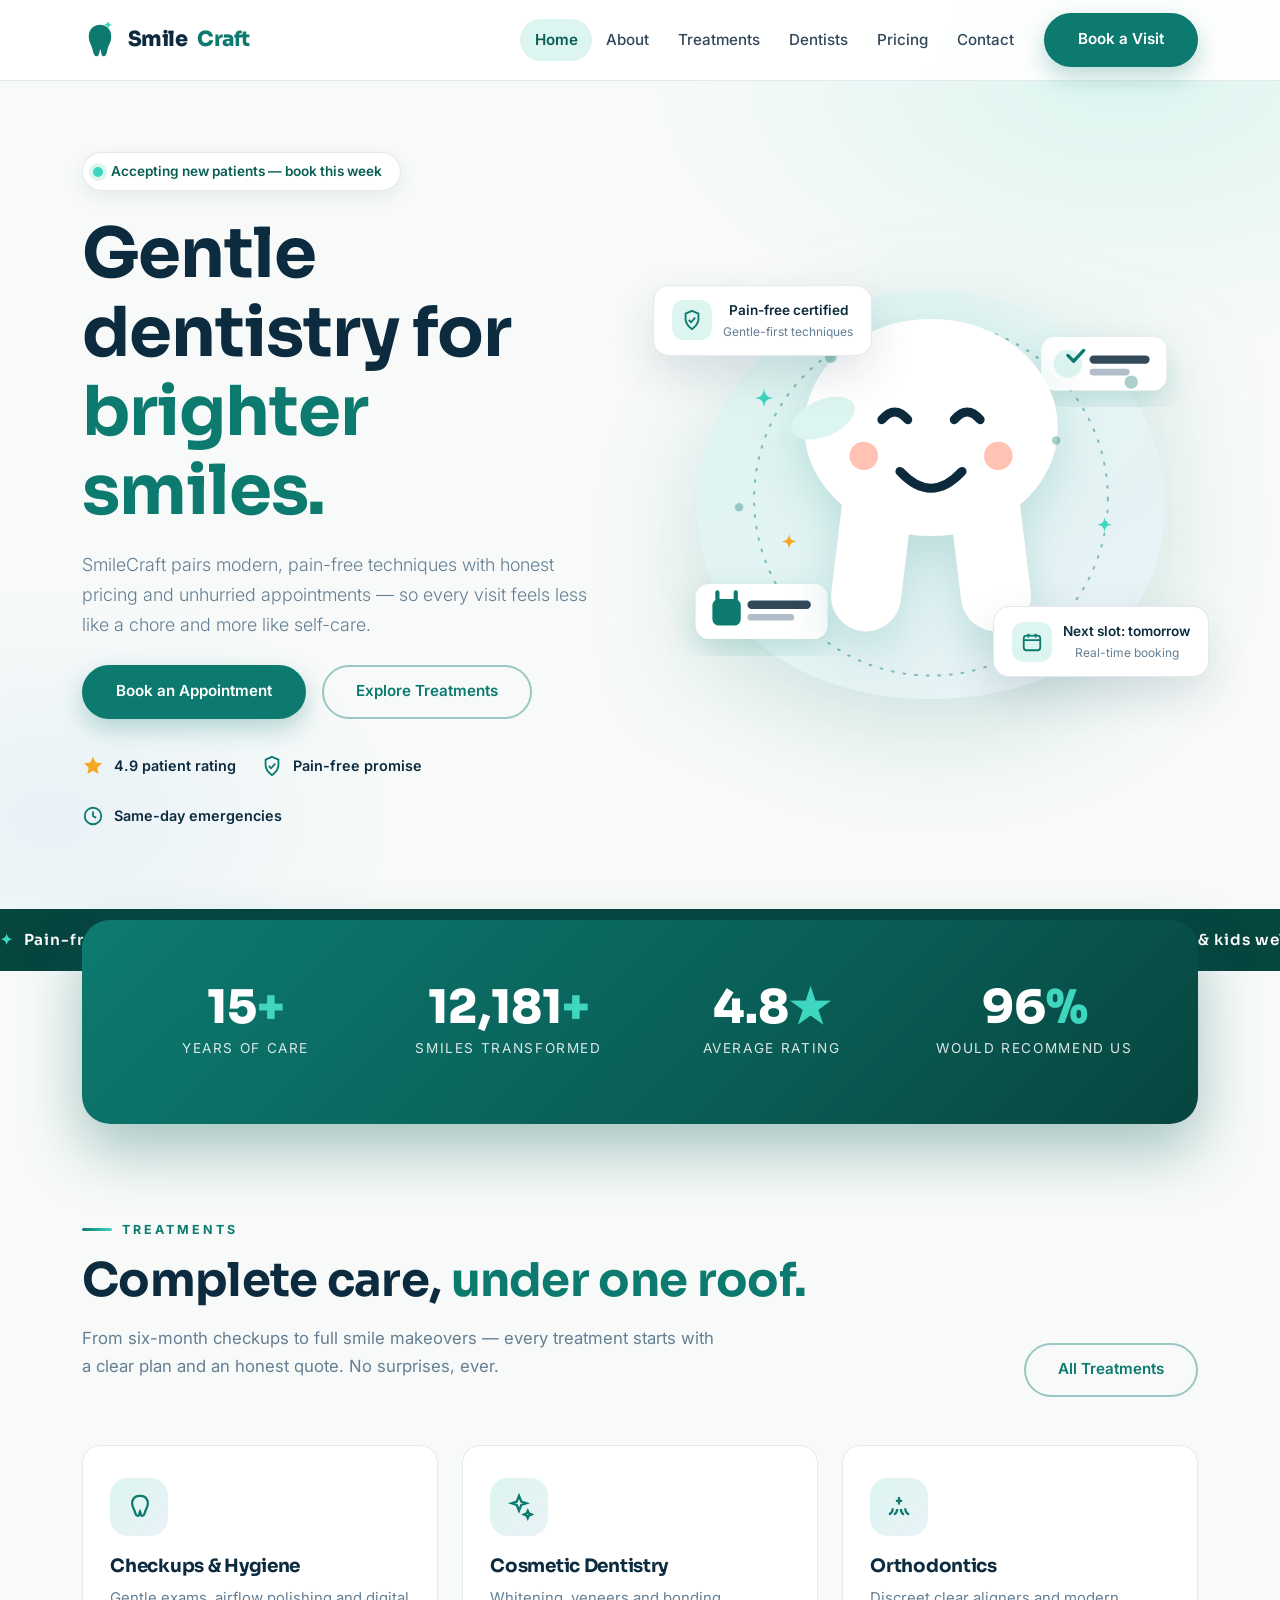
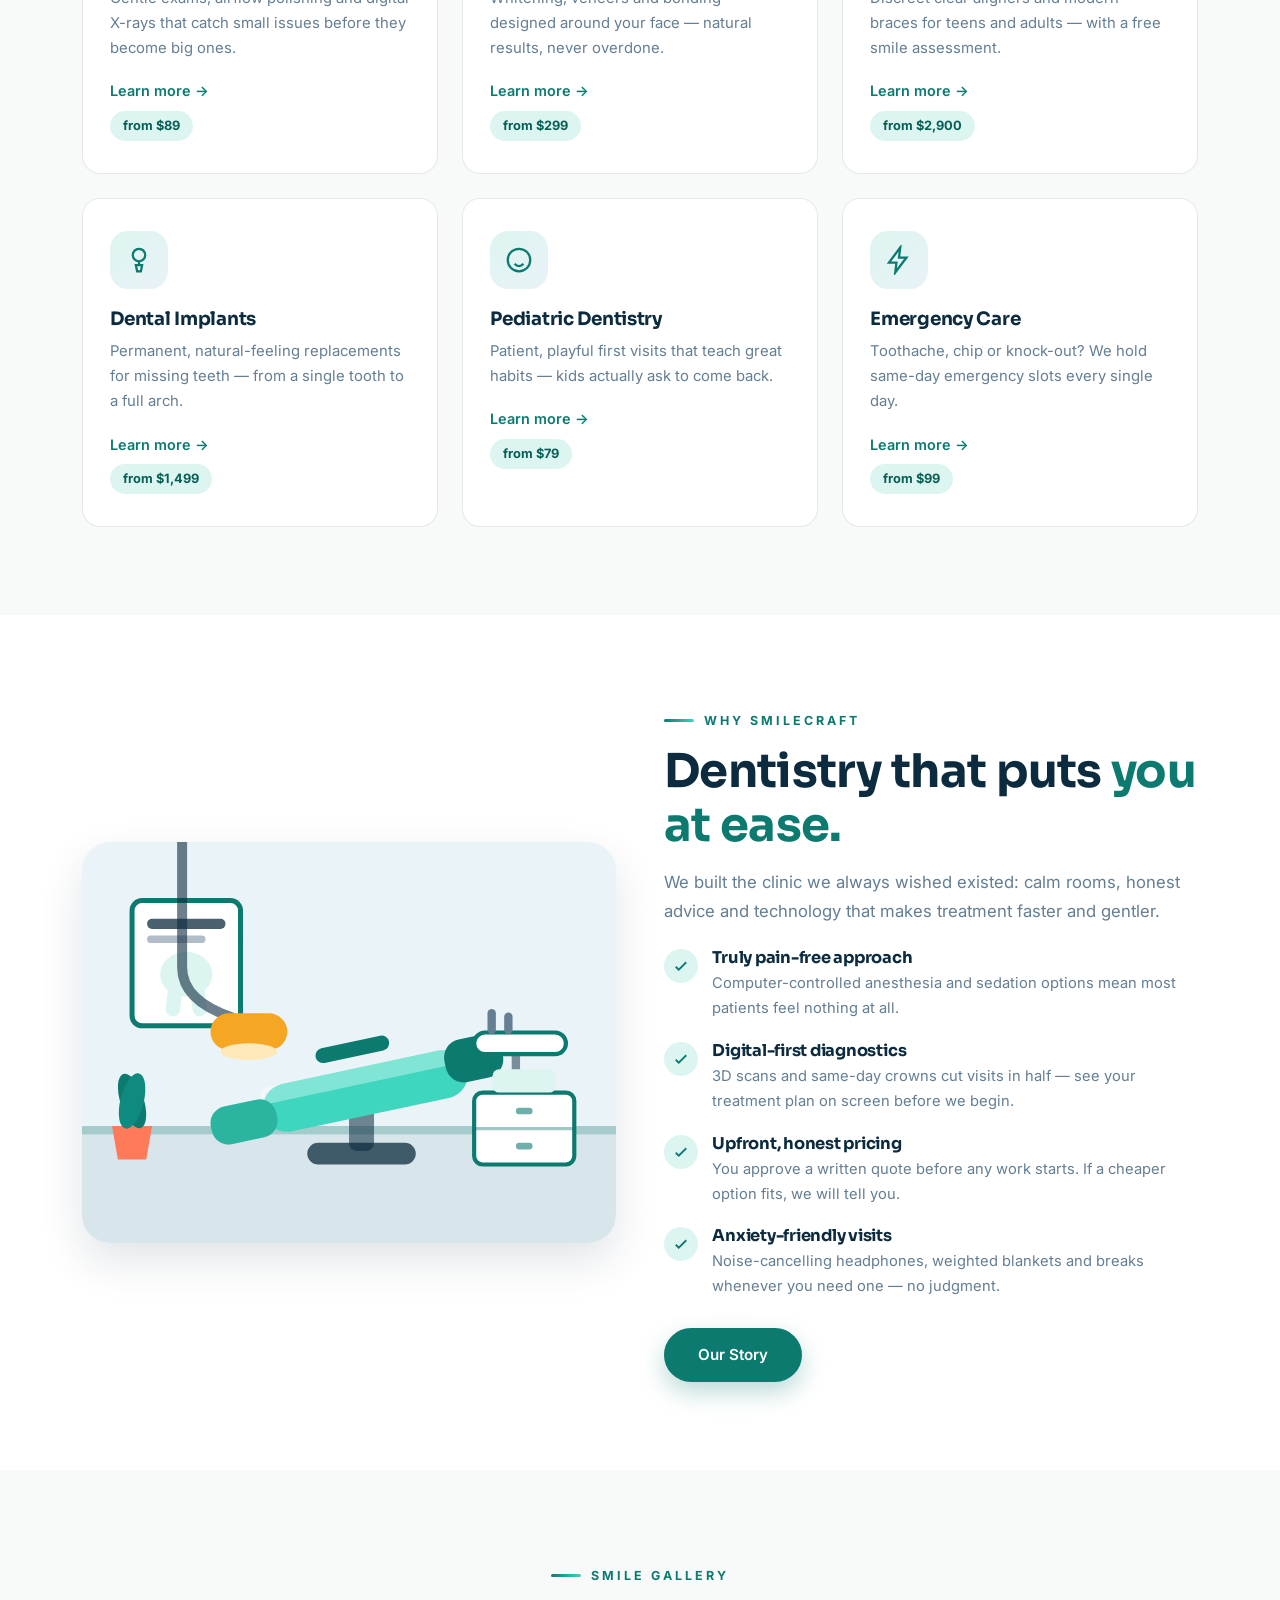
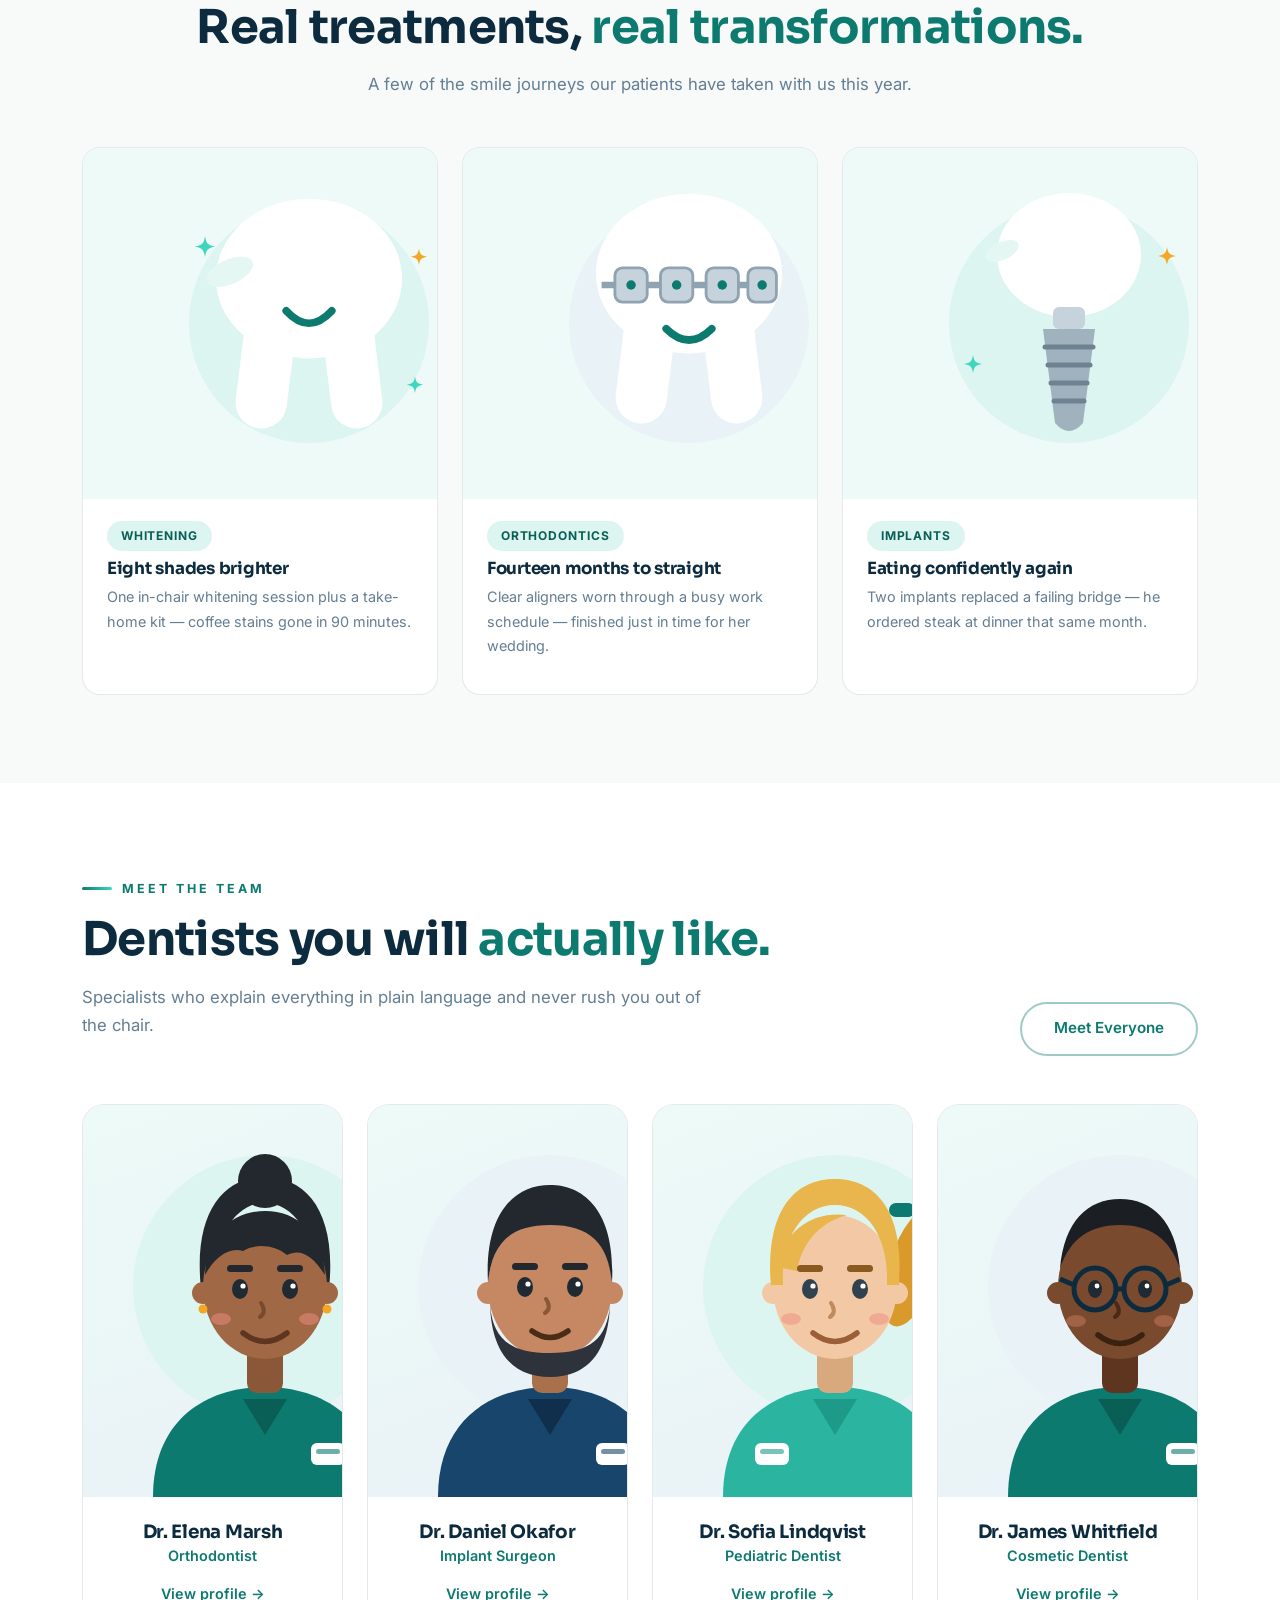
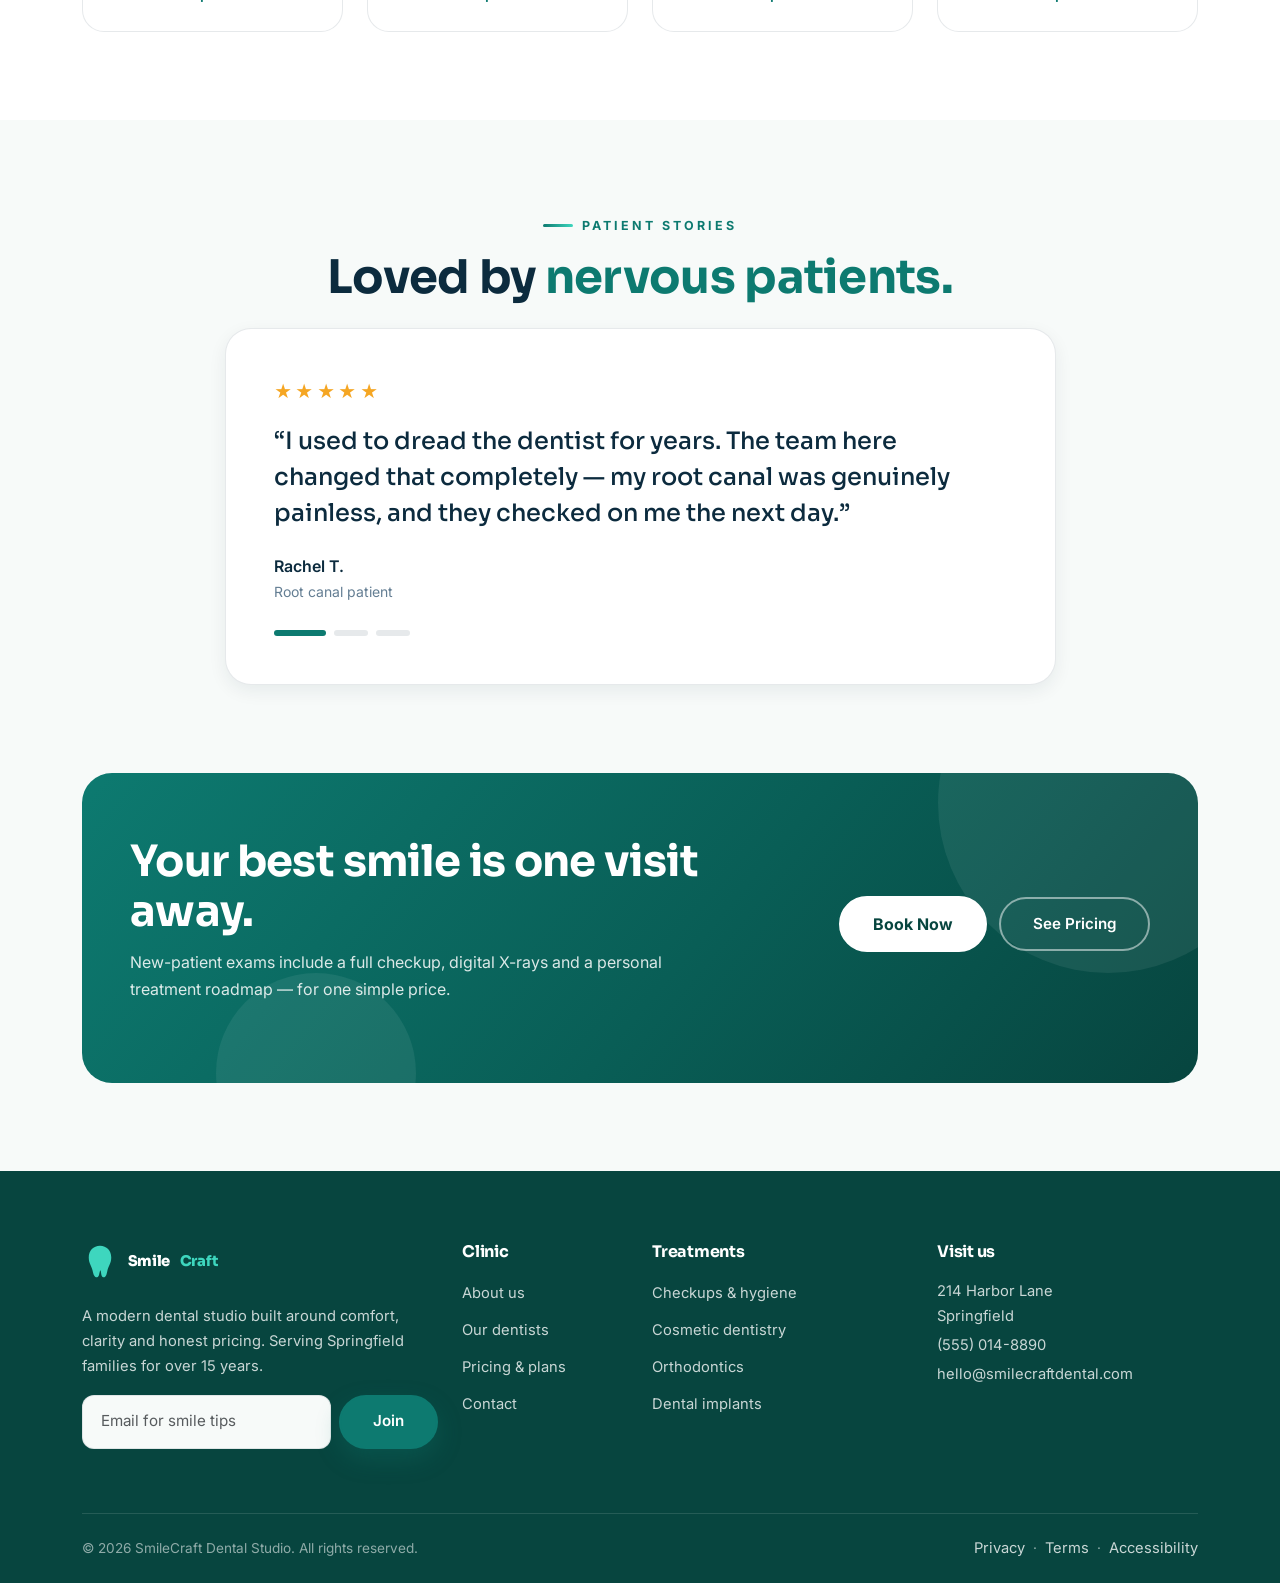
<file: index.html>
<!DOCTYPE html>
<html lang="en">
<head>
  <!-- ============================================================
       SMILECRAFT — Home
       Dental studio website template
       ============================================================ -->
  <meta charset="UTF-8">
  <meta name="viewport" content="width=device-width, initial-scale=1.0">
  <meta name="description" content="SmileCraft Dental Studio — gentle, modern dentistry for the whole family. Checkups, cosmetic dentistry, orthodontics, implants and same-day emergency care. Book your visit today.">
  <title>SmileCraft — Modern Dental Studio</title>

  <!-- Bootstrap 5.3 -->
  <link href="https://cdn.jsdelivr.net/npm/bootstrap@5.3.3/dist/css/bootstrap.min.css" rel="stylesheet">

  <!-- Google Fonts: Sora (display) + Inter (body) -->
  <link rel="preconnect" href="https://fonts.googleapis.com">
  <link rel="preconnect" href="https://fonts.gstatic.com" crossorigin>
  <link href="https://fonts.googleapis.com/css2?family=Inter:wght@400;500;600&family=Sora:wght@500;600;700;800&display=swap" rel="stylesheet">

  <!-- Template styles -->
  <link rel="stylesheet" href="assets/css/style.css">
  <link rel="icon" href="data:image/svg+xml,%3Csvg xmlns='http://www.w3.org/2000/svg' viewBox='0 0 40 40'%3E%3Cpath d='M20 3C12.5 3 7.5 8.5 7.5 16c0 6.5 3.2 9.6 4.3 14.7 1 4.6 2 7.3 4.9 7.3 2.9 0 2.2-5.4 3.8-7.6 1.1 2.2.4 7.6 3.3 7.6 2.9 0 3.4-2.7 4.4-7.3 1.1-5.1 4.3-8.2 4.3-14.7C32.5 8.5 27.5 3 20 3z' fill='%230D7A70'/%3E%3C/svg%3E">
</head>
<body>

  <!-- ============ NAVBAR ============ -->
  <nav class="navbar navbar-expand-lg navbar-smile fixed-top" id="mainNav" aria-label="Main navigation">
    <div class="container">
      <a class="brand-mark" href="index.html" aria-label="SmileCraft home">
        <svg viewBox="0 0 40 40" fill="none" aria-hidden="true"><path d="M20 3C12.5 3 7.5 8.5 7.5 16c0 6.5 3.2 9.6 4.3 14.7 1 4.6 2 7.3 4.9 7.3 2.9 0 2.2-5.4 3.8-7.6 1.1 2.2.4 7.6 3.3 7.6 2.9 0 3.4-2.7 4.4-7.3 1.1-5.1 4.3-8.2 4.3-14.7C32.5 8.5 27.5 3 20 3z" fill="#0D7A70"/><path d="M31 6c.7-3.4 1.4-4 4.8-4.7-3.4-.7-4-1.4-4.7-4.8-.1 0-.3 3.4-4.7 4.8 3.3.7 4 1.3 4.6 4.7z" fill="#3ED6BE" transform="translate(-2 2)"/></svg>
        Smile<span class="accent">Craft</span>
      </a>
      <button class="navbar-toggler" type="button" data-bs-toggle="collapse" data-bs-target="#navMenu"
              aria-controls="navMenu" aria-expanded="false" aria-label="Toggle navigation">
        <span class="navbar-toggler-icon"></span>
      </button>
      <div class="collapse navbar-collapse" id="navMenu">
        <ul class="navbar-nav ms-auto align-items-lg-center">
          <li class="nav-item"><a class="nav-link active" aria-current="page" href="index.html">Home</a></li>
          <li class="nav-item"><a class="nav-link" href="about.html">About</a></li>
          <li class="nav-item"><a class="nav-link" href="services.html">Treatments</a></li>
          <li class="nav-item"><a class="nav-link" href="dentists.html">Dentists</a></li>
          <li class="nav-item"><a class="nav-link" href="pricing.html">Pricing</a></li>
          <li class="nav-item"><a class="nav-link" href="contact.html">Contact</a></li>
          <li class="nav-item ms-lg-3"><a class="btn btn-teal btn-sm" href="contact.html#booking">Book a Visit</a></li>
        </ul>
      </div>
    </div>
  </nav>

  <!-- ============ HERO ============ -->
  <header class="hero">
    <div class="container position-relative">
      <div class="row align-items-center g-5">
        <div class="col-lg-6">
          <span class="hero-badge"><span class="dot"></span> Accepting new patients — book this week</span>
          <h1>Gentle dentistry for <span class="accent">brighter smiles.</span></h1>
          <p class="lead mt-3">
            SmileCraft pairs modern, pain-free techniques with honest pricing and
            unhurried appointments — so every visit feels less like a chore and
            more like self-care.
          </p>
          <div class="d-flex flex-wrap gap-3 mt-4">
            <a href="contact.html#booking" class="btn btn-teal">Book an Appointment</a>
            <a href="services.html" class="btn btn-outline-teal">Explore Treatments</a>
          </div>
          <div class="hero-trust">
            <span class="t-item">
              <svg viewBox="0 0 24 24" fill="#F5A623" aria-hidden="true"><path d="M12 2l2.9 6.3 6.9.8-5.1 4.7 1.4 6.8L12 17.2 5.9 20.6l1.4-6.8L2.2 9.1l6.9-.8z"/></svg>
              4.9 patient rating
            </span>
            <span class="t-item">
              <svg viewBox="0 0 24 24" fill="none" stroke="#0D7A70" stroke-width="2" aria-hidden="true"><path d="M12 2l7 3v6c0 5-3.5 8.5-7 11-3.5-2.5-7-6-7-11V5z"/><path d="M8.5 12l2.5 2.5 4.5-5"/></svg>
              Pain-free promise
            </span>
            <span class="t-item">
              <svg viewBox="0 0 24 24" fill="none" stroke="#0D7A70" stroke-width="2" aria-hidden="true"><circle cx="12" cy="12" r="9"/><path d="M12 7v5l3.5 2"/></svg>
              Same-day emergencies
            </span>
          </div>
        </div>
        <div class="col-lg-6">
          <div class="hero-art">
            <img src="assets/images/hero-smile.svg" alt="Smiling tooth illustration" width="640" height="560">
            <div class="float-card fc-1">
              <span class="fc-icon"><svg viewBox="0 0 24 24" fill="none" stroke="currentColor" stroke-width="2"><path d="M12 2l7 3v6c0 5-3.5 8.5-7 11-3.5-2.5-7-6-7-11V5z"/><path d="M8.5 12l2.5 2.5 4.5-5"/></svg></span>
              <span>Pain-free certified<small>Gentle-first techniques</small></span>
            </div>
            <div class="float-card fc-2">
              <span class="fc-icon"><svg viewBox="0 0 24 24" fill="none" stroke="currentColor" stroke-width="2"><rect x="3" y="5" width="18" height="16" rx="3"/><path d="M8 3v4M16 3v4M3 10h18"/></svg></span>
              <span>Next slot: tomorrow<small>Real-time booking</small></span>
            </div>
          </div>
        </div>
      </div>
    </div>
  </header>

  <!-- ============ TRUST MARQUEE ============ -->
  <div class="trust-strip" aria-hidden="true">
    <div class="marquee">
      <span><i>✦</i>Pain-free dentistry</span><span><i>✦</i>Same-day emergency care</span><span><i>✦</i>Clear, upfront pricing</span><span><i>✦</i>Evening &amp; Saturday hours</span><span><i>✦</i>Family &amp; kids welcome</span><span><i>✦</i>0% financing available</span>
      <span><i>✦</i>Pain-free dentistry</span><span><i>✦</i>Same-day emergency care</span><span><i>✦</i>Clear, upfront pricing</span><span><i>✦</i>Evening &amp; Saturday hours</span><span><i>✦</i>Family &amp; kids welcome</span><span><i>✦</i>0% financing available</span>
    </div>
  </div>

  <!-- ============ STATS ============ -->
  <div class="container">
    <div class="stats-band reveal">
      <div class="row g-3">
        <div class="col-6 col-lg-3"><div class="stat"><div class="num"><span data-count="15">0</span><span class="suffix">+</span></div><div class="lbl">Years of care</div></div></div>
        <div class="col-6 col-lg-3"><div class="stat"><div class="num"><span data-count="12400">0</span><span class="suffix">+</span></div><div class="lbl">Smiles transformed</div></div></div>
        <div class="col-6 col-lg-3"><div class="stat"><div class="num"><span data-count="4.9" data-decimals="1">0</span><span class="suffix">★</span></div><div class="lbl">Average rating</div></div></div>
        <div class="col-6 col-lg-3"><div class="stat"><div class="num"><span data-count="98">0</span><span class="suffix">%</span></div><div class="lbl">Would recommend us</div></div></div>
      </div>
    </div>
  </div>

  <!-- ============ SERVICES PREVIEW ============ -->
  <section>
    <div class="container">
      <div class="row align-items-end mb-5">
        <div class="col-lg-8 reveal">
          <span class="kicker">Treatments</span>
          <h2 class="section-title">Complete care, <span class="accent">under one roof.</span></h2>
          <p class="section-sub">From six-month checkups to full smile makeovers — every treatment starts with a clear plan and an honest quote. No surprises, ever.</p>
        </div>
        <div class="col-lg-4 text-lg-end reveal reveal-d1">
          <a href="services.html" class="btn btn-outline-teal">All Treatments</a>
        </div>
      </div>
      <div class="row g-4">
        <div class="col-md-6 col-lg-4 reveal">
          <div class="service-card">
            <div class="svc-icon"><svg viewBox="0 0 24 24" fill="none" stroke="currentColor" stroke-width="1.8"><path d="M12 3C9 3 6.5 5.5 6.5 9c0 3 1.6 4.4 2.2 6.8.5 2.2 1 3.2 2.4 3.2 1.5 0 1-2.4 1.7-3.6.7 1.2.2 3.6 1.7 3.6 1.4 0 1.9-1 2.4-3.2.6-2.4 2.2-3.8 2.2-6.8 0-3.5-2.5-6-5.5-6z"/></svg></div>
            <h3>Checkups &amp; Hygiene</h3>
            <p>Gentle exams, airflow polishing and digital X-rays that catch small issues before they become big ones.</p>
            <a class="svc-link" href="services.html#checkups">Learn more →</a><br>
            <span class="price-tag">from $89</span>
          </div>
        </div>
        <div class="col-md-6 col-lg-4 reveal reveal-d1">
          <div class="service-card">
            <div class="svc-icon"><svg viewBox="0 0 24 24" fill="none" stroke="currentColor" stroke-width="1.8"><path d="M12 3l1.8 4.6L18 9l-4.2 1.4L12 15l-1.8-4.6L6 9l4.2-1.4z"/><path d="M19 15l.9 2.1L22 18l-2.1.9L19 21l-.9-2.1L16 18l2.1-.9z"/></svg></div>
            <h3>Cosmetic Dentistry</h3>
            <p>Whitening, veneers and bonding designed around your face — natural results, never overdone.</p>
            <a class="svc-link" href="services.html#cosmetic">Learn more →</a><br>
            <span class="price-tag">from $299</span>
          </div>
        </div>
        <div class="col-md-6 col-lg-4 reveal reveal-d2">
          <div class="service-card">
            <div class="svc-icon"><svg viewBox="0 0 24 24" fill="none" stroke="currentColor" stroke-width="1.8"><path d="M4 18c2-1 3-3 3-5M8 18c1.5-.8 2.5-2.5 2.5-4.5M20 18c-2-1-3-3-3-5M16 18c-1.5-.8-2.5-2.5-2.5-4.5"/><path d="M12 4v6M9.5 7h5"/></svg></div>
            <h3>Orthodontics</h3>
            <p>Discreet clear aligners and modern braces for teens and adults — with a free smile assessment.</p>
            <a class="svc-link" href="services.html#ortho">Learn more →</a><br>
            <span class="price-tag">from $2,900</span>
          </div>
        </div>
        <div class="col-md-6 col-lg-4 reveal">
          <div class="service-card">
            <div class="svc-icon"><svg viewBox="0 0 24 24" fill="none" stroke="currentColor" stroke-width="1.8"><circle cx="12" cy="8" r="5"/><path d="M12 13v3M9.5 16h5l-1 5h-3z"/></svg></div>
            <h3>Dental Implants</h3>
            <p>Permanent, natural-feeling replacements for missing teeth — from a single tooth to a full arch.</p>
            <a class="svc-link" href="services.html#implants">Learn more →</a><br>
            <span class="price-tag">from $1,499</span>
          </div>
        </div>
        <div class="col-md-6 col-lg-4 reveal reveal-d1">
          <div class="service-card">
            <div class="svc-icon"><svg viewBox="0 0 24 24" fill="none" stroke="currentColor" stroke-width="1.8"><circle cx="12" cy="12" r="9"/><path d="M8.5 10.5h.01M15.5 10.5h.01M8.5 15c1 1.2 2.2 1.8 3.5 1.8s2.5-.6 3.5-1.8"/></svg></div>
            <h3>Pediatric Dentistry</h3>
            <p>Patient, playful first visits that teach great habits — kids actually ask to come back.</p>
            <a class="svc-link" href="services.html#pediatric">Learn more →</a><br>
            <span class="price-tag">from $79</span>
          </div>
        </div>
        <div class="col-md-6 col-lg-4 reveal reveal-d2">
          <div class="service-card">
            <div class="svc-icon"><svg viewBox="0 0 24 24" fill="none" stroke="currentColor" stroke-width="1.8"><path d="M13 2L4 14h6l-1 8 9-12h-6z"/></svg></div>
            <h3>Emergency Care</h3>
            <p>Toothache, chip or knock-out? We hold same-day emergency slots every single day.</p>
            <a class="svc-link" href="services.html#emergency">Learn more →</a><br>
            <span class="price-tag">from $99</span>
          </div>
        </div>
      </div>
    </div>
  </section>

  <!-- ============ WHY US ============ -->
  <section class="section-alt">
    <div class="container">
      <div class="row align-items-center g-5">
        <div class="col-lg-6 reveal">
          <img src="assets/images/clinic-suite.svg" class="rounded-art" alt="Modern dental treatment suite" width="640" height="480">
        </div>
        <div class="col-lg-6">
          <span class="kicker reveal">Why SmileCraft</span>
          <h2 class="section-title reveal">Dentistry that puts <span class="accent">you at ease.</span></h2>
          <p class="section-sub mb-4 reveal">We built the clinic we always wished existed: calm rooms, honest advice and technology that makes treatment faster and gentler.</p>
          <div class="feature-check reveal">
            <span class="fc"><svg viewBox="0 0 24 24" fill="none" stroke="currentColor" stroke-width="2.4"><path d="M5 13l4 4L19 7"/></svg></span>
            <div><h4>Truly pain-free approach</h4><p>Computer-controlled anesthesia and sedation options mean most patients feel nothing at all.</p></div>
          </div>
          <div class="feature-check reveal reveal-d1">
            <span class="fc"><svg viewBox="0 0 24 24" fill="none" stroke="currentColor" stroke-width="2.4"><path d="M5 13l4 4L19 7"/></svg></span>
            <div><h4>Digital-first diagnostics</h4><p>3D scans and same-day crowns cut visits in half — see your treatment plan on screen before we begin.</p></div>
          </div>
          <div class="feature-check reveal reveal-d2">
            <span class="fc"><svg viewBox="0 0 24 24" fill="none" stroke="currentColor" stroke-width="2.4"><path d="M5 13l4 4L19 7"/></svg></span>
            <div><h4>Upfront, honest pricing</h4><p>You approve a written quote before any work starts. If a cheaper option fits, we will tell you.</p></div>
          </div>
          <div class="feature-check reveal reveal-d3">
            <span class="fc"><svg viewBox="0 0 24 24" fill="none" stroke="currentColor" stroke-width="2.4"><path d="M5 13l4 4L19 7"/></svg></span>
            <div><h4>Anxiety-friendly visits</h4><p>Noise-cancelling headphones, weighted blankets and breaks whenever you need one — no judgment.</p></div>
          </div>
          <a href="about.html" class="btn btn-teal mt-2 reveal">Our Story</a>
        </div>
      </div>
    </div>
  </section>

  <!-- ============ SMILE GALLERY ============ -->
  <section>
    <div class="container">
      <div class="text-center mb-5 reveal">
        <span class="kicker">Smile Gallery</span>
        <h2 class="section-title">Real treatments, <span class="accent">real transformations.</span></h2>
        <p class="section-sub mx-auto">A few of the smile journeys our patients have taken with us this year.</p>
      </div>
      <div class="row g-4">
        <div class="col-md-4 reveal">
          <div class="smile-card">
            <div class="art"><img src="assets/images/gallery-whitening.svg" alt="Whitening treatment illustration" width="400" height="300"></div>
            <div class="body">
              <span class="treatment-pill">Whitening</span>
              <h3 class="mt-2">Eight shades brighter</h3>
              <p>One in-chair whitening session plus a take-home kit — coffee stains gone in 90 minutes.</p>
            </div>
          </div>
        </div>
        <div class="col-md-4 reveal reveal-d1">
          <div class="smile-card">
            <div class="art"><img src="assets/images/gallery-braces.svg" alt="Braces treatment illustration" width="400" height="300"></div>
            <div class="body">
              <span class="treatment-pill">Orthodontics</span>
              <h3 class="mt-2">Fourteen months to straight</h3>
              <p>Clear aligners worn through a busy work schedule — finished just in time for her wedding.</p>
            </div>
          </div>
        </div>
        <div class="col-md-4 reveal reveal-d2">
          <div class="smile-card">
            <div class="art"><img src="assets/images/gallery-implant.svg" alt="Dental implant illustration" width="400" height="300"></div>
            <div class="body">
              <span class="treatment-pill">Implants</span>
              <h3 class="mt-2">Eating confidently again</h3>
              <p>Two implants replaced a failing bridge — he ordered steak at dinner that same month.</p>
            </div>
          </div>
        </div>
      </div>
    </div>
  </section>

  <!-- ============ DENTISTS PREVIEW ============ -->
  <section class="section-alt">
    <div class="container">
      <div class="row align-items-end mb-5">
        <div class="col-lg-8 reveal">
          <span class="kicker">Meet the Team</span>
          <h2 class="section-title">Dentists you will <span class="accent">actually like.</span></h2>
          <p class="section-sub">Specialists who explain everything in plain language and never rush you out of the chair.</p>
        </div>
        <div class="col-lg-4 text-lg-end reveal reveal-d1">
          <a href="dentists.html" class="btn btn-outline-teal">Meet Everyone</a>
        </div>
      </div>
      <div class="row g-4">
        <div class="col-sm-6 col-lg-3 reveal">
          <div class="dentist-card">
            <div class="portrait"><img src="assets/images/dentist-1.svg" alt="Dr. Elena Marsh" width="300" height="360"></div>
            <div class="body"><h3>Dr. Elena Marsh</h3><div class="role">Orthodontist</div><a class="svc-link" href="dentists.html">View profile →</a></div>
          </div>
        </div>
        <div class="col-sm-6 col-lg-3 reveal reveal-d1">
          <div class="dentist-card">
            <div class="portrait"><img src="assets/images/dentist-2.svg" alt="Dr. Daniel Okafor" width="300" height="360"></div>
            <div class="body"><h3>Dr. Daniel Okafor</h3><div class="role">Implant Surgeon</div><a class="svc-link" href="dentists.html">View profile →</a></div>
          </div>
        </div>
        <div class="col-sm-6 col-lg-3 reveal reveal-d2">
          <div class="dentist-card">
            <div class="portrait"><img src="assets/images/dentist-3.svg" alt="Dr. Sofia Lindqvist" width="300" height="360"></div>
            <div class="body"><h3>Dr. Sofia Lindqvist</h3><div class="role">Pediatric Dentist</div><a class="svc-link" href="dentists.html">View profile →</a></div>
          </div>
        </div>
        <div class="col-sm-6 col-lg-3 reveal reveal-d3">
          <div class="dentist-card">
            <div class="portrait"><img src="assets/images/dentist-4.svg" alt="Dr. James Whitfield" width="300" height="360"></div>
            <div class="body"><h3>Dr. James Whitfield</h3><div class="role">Cosmetic Dentist</div><a class="svc-link" href="dentists.html">View profile →</a></div>
          </div>
        </div>
      </div>
    </div>
  </section>

  <!-- ============ TESTIMONIALS ============ -->
  <section>
    <div class="container">
      <div class="row justify-content-center">
        <div class="col-lg-9">
          <div class="text-center mb-4 reveal">
            <span class="kicker">Patient Stories</span>
            <h2 class="section-title">Loved by <span class="accent">nervous patients.</span></h2>
          </div>
          <div class="testi-wrap reveal" id="testiRotator"
               data-slides='[{"q":"I used to dread the dentist for years. The team here changed that completely \u2014 my root canal was genuinely painless, and they checked on me the next day.","n":"Rachel T.","t":"Root canal patient"},{"q":"My daughter actually looks forward to her checkups now. The pediatric team is magic with nervous kids \u2014 she got a sticker and a high-five.","n":"Marcus L.","t":"Parent of a patient"},{"q":"From the first consult to my final crown, everything was explained clearly with a written quote. My smile looks ten years younger.","n":"Priya S.","t":"Implant patient"}]'>
            <div class="stars" aria-label="5 star rating">★★★★★</div>
            <p class="testi-quote">“I used to dread the dentist for years. The team here changed that completely — my root canal was genuinely painless, and they checked on me the next day.”</p>
            <div class="testi-who">Rachel T.<small>Root canal patient</small></div>
            <div class="testi-dots" id="testiDots" role="tablist" aria-label="Testimonial selector"></div>
          </div>
        </div>
      </div>
    </div>
  </section>

  <!-- ============ CTA ============ -->
  <section class="pt-0">
    <div class="container">
      <div class="cta-band reveal">
        <div class="row align-items-center g-4">
          <div class="col-lg-8">
            <h2>Your best smile is one visit away.</h2>
            <p>New-patient exams include a full checkup, digital X-rays and a personal treatment roadmap — for one simple price.</p>
          </div>
          <div class="col-lg-4 text-lg-end btn-row">
            <a href="contact.html#booking" class="btn btn-light-pill me-2 mb-2">Book Now</a>
            <a href="pricing.html" class="btn btn-outline-teal mb-2" style="border-color:rgba(255,255,255,.5);color:#fff;">See Pricing</a>
          </div>
        </div>
      </div>
    </div>
  </section>

  <!-- ============ FOOTER ============ -->
  <footer class="footer">
    <div class="container">
      <div class="row g-4">
        <div class="col-lg-4">
          <a class="brand-mark" href="index.html" aria-label="SmileCraft home">
            <svg viewBox="0 0 40 40" fill="none" aria-hidden="true"><path d="M20 3C12.5 3 7.5 8.5 7.5 16c0 6.5 3.2 9.6 4.3 14.7 1 4.6 2 7.3 4.9 7.3 2.9 0 2.2-5.4 3.8-7.6 1.1 2.2.4 7.6 3.3 7.6 2.9 0 3.4-2.7 4.4-7.3 1.1-5.1 4.3-8.2 4.3-14.7C32.5 8.5 27.5 3 20 3z" fill="#3ED6BE"/></svg>
            Smile<span style="color:#3ED6BE">Craft</span>
          </a>
          <p class="mt-3">A modern dental studio built around comfort, clarity and honest pricing. Serving Springfield families for over 15 years.</p>
          <form id="newsForm" class="d-flex gap-2 mt-3" novalidate>
            <input type="email" class="form-control" placeholder="Email for smile tips" aria-label="Email address" required>
            <button class="btn btn-teal" type="submit">Join</button>
          </form>
          <p id="newsNote" class="mt-2" style="font-size:.85rem;"></p>
        </div>
        <div class="col-6 col-lg-2">
          <h5>Clinic</h5>
          <ul>
            <li><a href="about.html">About us</a></li>
            <li><a href="dentists.html">Our dentists</a></li>
            <li><a href="pricing.html">Pricing &amp; plans</a></li>
            <li><a href="contact.html">Contact</a></li>
          </ul>
        </div>
        <div class="col-6 col-lg-3">
          <h5>Treatments</h5>
          <ul>
            <li><a href="services.html#checkups">Checkups &amp; hygiene</a></li>
            <li><a href="services.html#cosmetic">Cosmetic dentistry</a></li>
            <li><a href="services.html#ortho">Orthodontics</a></li>
            <li><a href="services.html#implants">Dental implants</a></li>
          </ul>
        </div>
        <div class="col-lg-3">
          <h5>Visit us</h5>
          <p class="mb-1">214 Harbor Lane<br>Springfield</p>
          <p class="mb-1"><a href="tel:+15550148890">(555) 014-8890</a></p>
          <p class="mb-0"><a href="mailto:hello@smilecraftdental.com">hello@smilecraftdental.com</a></p>
        </div>
      </div>
      <div class="footer-bottom">
        <span>© 2026 SmileCraft Dental Studio. All rights reserved.</span>
        <span><a href="#">Privacy</a> &nbsp;·&nbsp; <a href="#">Terms</a> &nbsp;·&nbsp; <a href="#">Accessibility</a></span>
      </div>
    </div>
  </footer>

  <button class="to-top" id="toTop" aria-label="Back to top">
    <svg viewBox="0 0 24 24" fill="none" stroke="currentColor" stroke-width="2.4"><path d="M12 19V5M5 12l7-7 7 7"/></svg>
  </button>

  <script src="https://cdn.jsdelivr.net/npm/bootstrap@5.3.3/dist/js/bootstrap.bundle.min.js"></script>
  <script src="assets/js/main.js"></script>
</body>
</html>
</file>
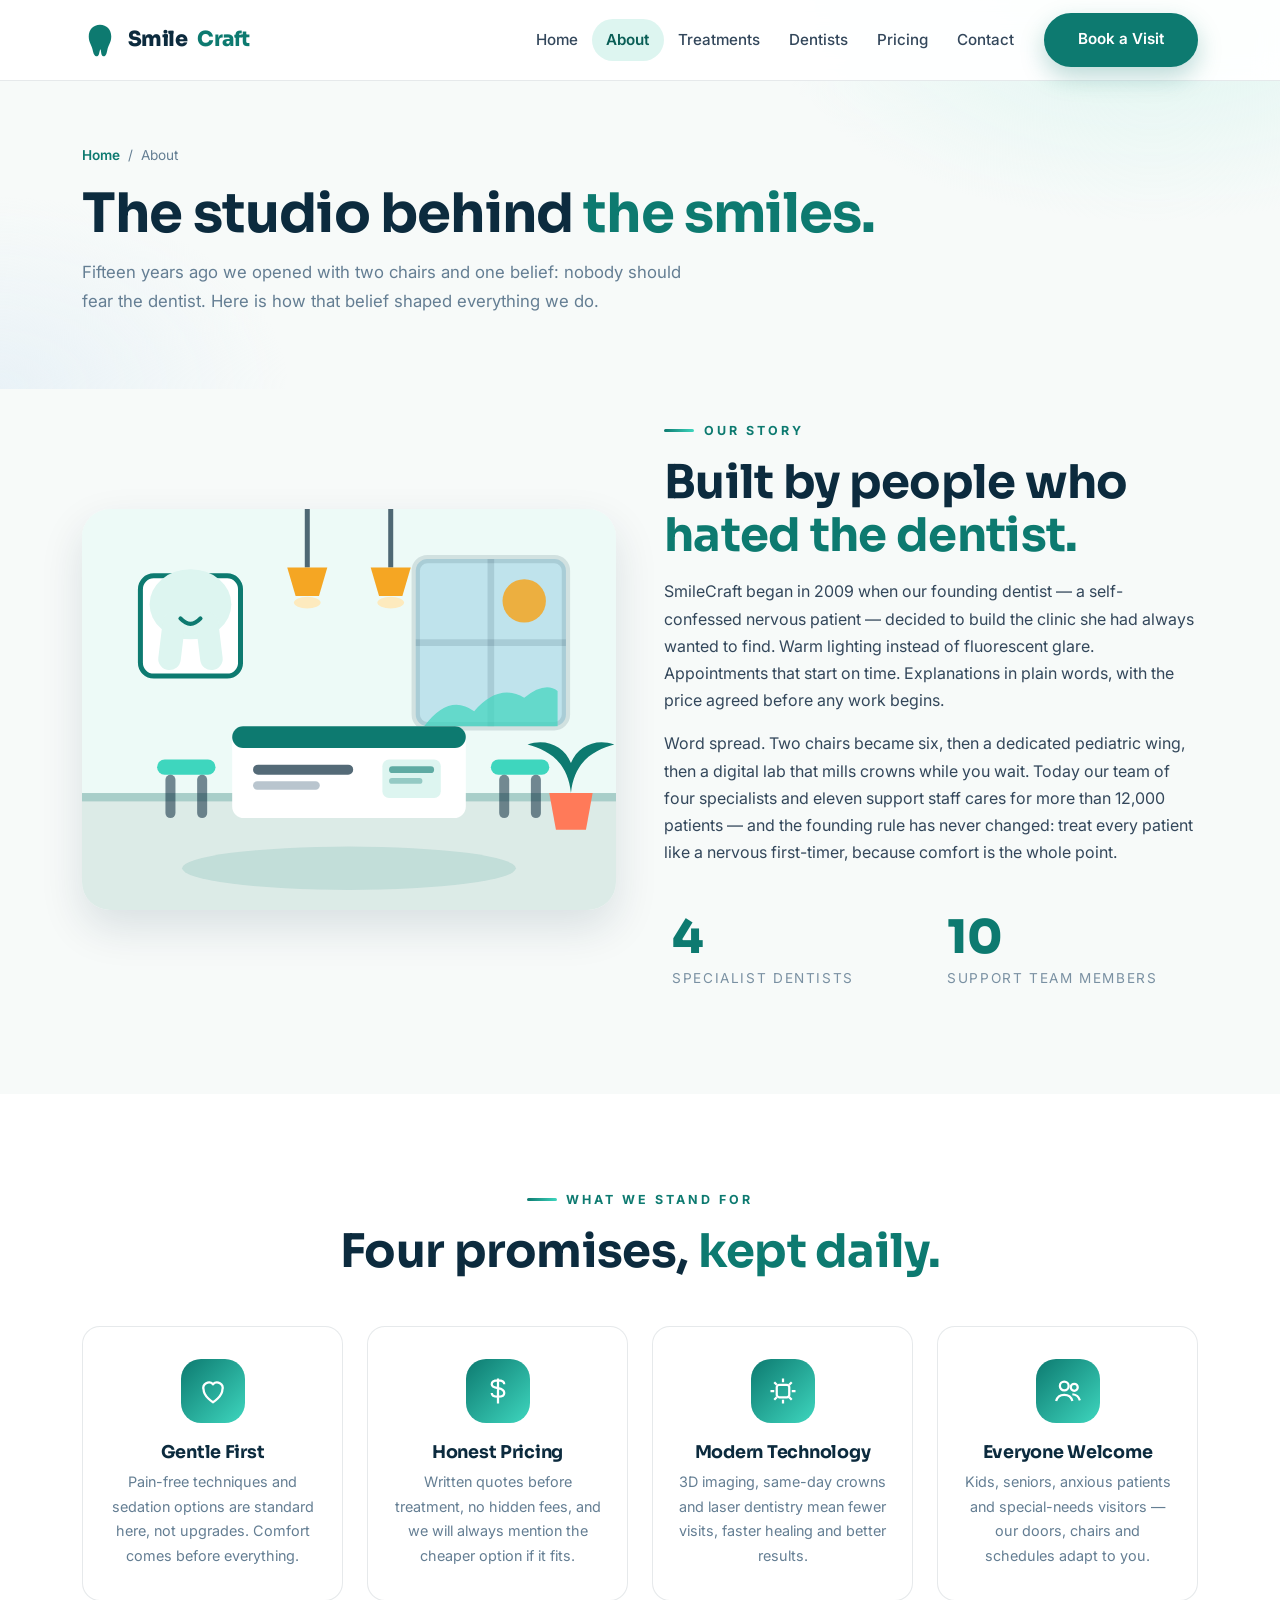
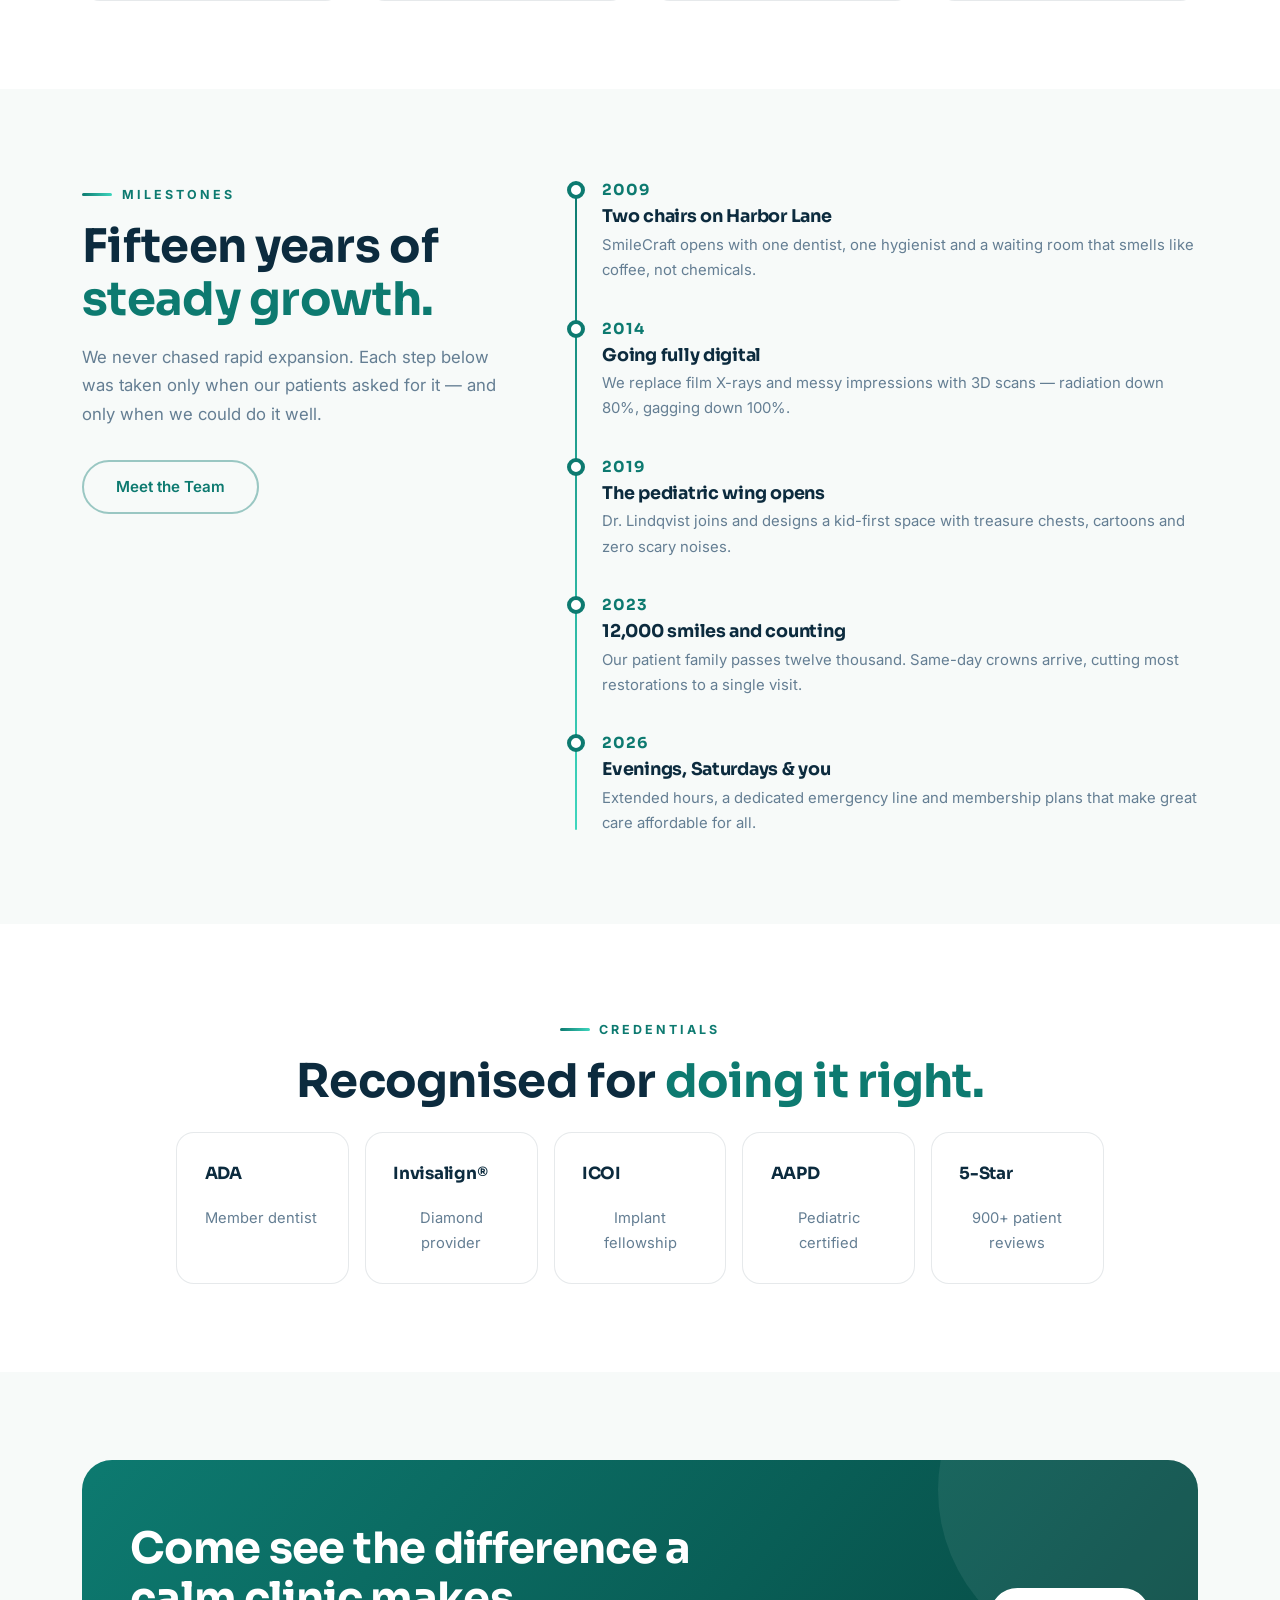
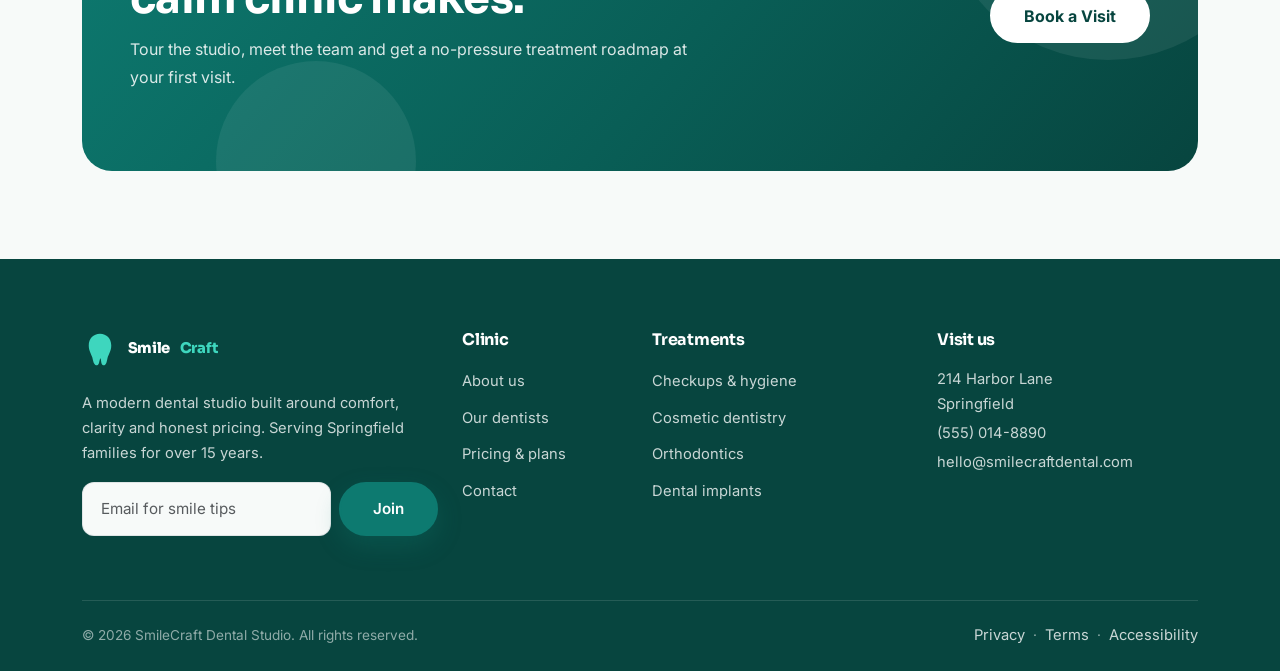
<file: about.html>
<!DOCTYPE html>
<html lang="en">
<head>
  <meta charset="UTF-8">
  <meta name="viewport" content="width=device-width, initial-scale=1.0">
  <meta name="description" content="About SmileCraft Dental Studio — our story, values and the team behind 15 years of gentle, honest dentistry in Springfield.">
  <title>About Us — SmileCraft Dental Studio</title>
  <link href="https://cdn.jsdelivr.net/npm/bootstrap@5.3.3/dist/css/bootstrap.min.css" rel="stylesheet">
  <link rel="preconnect" href="https://fonts.googleapis.com">
  <link rel="preconnect" href="https://fonts.gstatic.com" crossorigin>
  <link href="https://fonts.googleapis.com/css2?family=Inter:wght@400;500;600&family=Sora:wght@500;600;700;800&display=swap" rel="stylesheet">
  <link rel="stylesheet" href="assets/css/style.css">
  <link rel="icon" href="data:image/svg+xml,%3Csvg xmlns='http://www.w3.org/2000/svg' viewBox='0 0 40 40'%3E%3Cpath d='M20 3C12.5 3 7.5 8.5 7.5 16c0 6.5 3.2 9.6 4.3 14.7 1 4.6 2 7.3 4.9 7.3 2.9 0 2.2-5.4 3.8-7.6 1.1 2.2.4 7.6 3.3 7.6 2.9 0 3.4-2.7 4.4-7.3 1.1-5.1 4.3-8.2 4.3-14.7C32.5 8.5 27.5 3 20 3z' fill='%230D7A70'/%3E%3C/svg%3E">
</head>
<body>

  <!-- ============ NAVBAR ============ -->
  <nav class="navbar navbar-expand-lg navbar-smile fixed-top" id="mainNav" aria-label="Main navigation">
    <div class="container">
      <a class="brand-mark" href="index.html" aria-label="SmileCraft home">
        <svg viewBox="0 0 40 40" fill="none" aria-hidden="true"><path d="M20 3C12.5 3 7.5 8.5 7.5 16c0 6.5 3.2 9.6 4.3 14.7 1 4.6 2 7.3 4.9 7.3 2.9 0 2.2-5.4 3.8-7.6 1.1 2.2.4 7.6 3.3 7.6 2.9 0 3.4-2.7 4.4-7.3 1.1-5.1 4.3-8.2 4.3-14.7C32.5 8.5 27.5 3 20 3z" fill="#0D7A70"/></svg>
        Smile<span class="accent">Craft</span>
      </a>
      <button class="navbar-toggler" type="button" data-bs-toggle="collapse" data-bs-target="#navMenu"
              aria-controls="navMenu" aria-expanded="false" aria-label="Toggle navigation">
        <span class="navbar-toggler-icon"></span>
      </button>
      <div class="collapse navbar-collapse" id="navMenu">
        <ul class="navbar-nav ms-auto align-items-lg-center">
          <li class="nav-item"><a class="nav-link" href="index.html">Home</a></li>
          <li class="nav-item"><a class="nav-link active" aria-current="page" href="about.html">About</a></li>
          <li class="nav-item"><a class="nav-link" href="services.html">Treatments</a></li>
          <li class="nav-item"><a class="nav-link" href="dentists.html">Dentists</a></li>
          <li class="nav-item"><a class="nav-link" href="pricing.html">Pricing</a></li>
          <li class="nav-item"><a class="nav-link" href="contact.html">Contact</a></li>
          <li class="nav-item ms-lg-3"><a class="btn btn-teal btn-sm" href="contact.html#booking">Book a Visit</a></li>
        </ul>
      </div>
    </div>
  </nav>

  <!-- ============ PAGE HERO ============ -->
  <header class="page-hero">
    <div class="container">
      <div class="crumb"><a href="index.html">Home</a> &nbsp;/&nbsp; About</div>
      <h1>The studio behind <span class="accent">the smiles.</span></h1>
      <p>Fifteen years ago we opened with two chairs and one belief: nobody should fear the dentist. Here is how that belief shaped everything we do.</p>
    </div>
  </header>

  <!-- ============ STORY ============ -->
  <section class="pt-4">
    <div class="container">
      <div class="row align-items-center g-5">
        <div class="col-lg-6 reveal">
          <img src="assets/images/clinic-reception.svg" class="rounded-art" alt="SmileCraft reception area" width="640" height="480">
        </div>
        <div class="col-lg-6">
          <span class="kicker reveal">Our Story</span>
          <h2 class="section-title reveal">Built by people who <span class="accent">hated the dentist.</span></h2>
          <p class="reveal">SmileCraft began in 2009 when our founding dentist — a self-confessed nervous patient — decided to build the clinic she had always wanted to find. Warm lighting instead of fluorescent glare. Appointments that start on time. Explanations in plain words, with the price agreed before any work begins.</p>
          <p class="reveal">Word spread. Two chairs became six, then a dedicated pediatric wing, then a digital lab that mills crowns while you wait. Today our team of four specialists and eleven support staff cares for more than 12,000 patients — and the founding rule has never changed: treat every patient like a nervous first-timer, because comfort is the whole point.</p>
          <div class="row g-3 mt-3">
            <div class="col-6 reveal"><div class="stat text-start"><div class="num" style="color:var(--teal);"><span data-count="4">0</span></div><div class="lbl" style="color:var(--muted);">Specialist dentists</div></div></div>
            <div class="col-6 reveal reveal-d1"><div class="stat text-start"><div class="num" style="color:var(--teal);"><span data-count="11">0</span></div><div class="lbl" style="color:var(--muted);">Support team members</div></div></div>
          </div>
        </div>
      </div>
    </div>
  </section>

  <!-- ============ VALUES ============ -->
  <section class="section-alt">
    <div class="container">
      <div class="text-center mb-5 reveal">
        <span class="kicker">What We Stand For</span>
        <h2 class="section-title">Four promises, <span class="accent">kept daily.</span></h2>
      </div>
      <div class="row g-4">
        <div class="col-sm-6 col-lg-3 reveal">
          <div class="value-card">
            <div class="vc-icon"><svg viewBox="0 0 24 24" fill="none" stroke="currentColor" stroke-width="1.8"><path d="M12 21s-7.5-4.7-7.5-10A4.5 4.5 0 0112 6.5 4.5 4.5 0 0119.5 11c0 5.3-7.5 10-7.5 10z"/></svg></div>
            <h3>Gentle First</h3>
            <p>Pain-free techniques and sedation options are standard here, not upgrades. Comfort comes before everything.</p>
          </div>
        </div>
        <div class="col-sm-6 col-lg-3 reveal reveal-d1">
          <div class="value-card">
            <div class="vc-icon"><svg viewBox="0 0 24 24" fill="none" stroke="currentColor" stroke-width="1.8"><path d="M12 2v20M17 6.5c0-2-2.2-3-5-3s-5 1-5 3 1.8 2.6 5 3.2 5 1.4 5 3.8-2.2 3-5 3-5-1-5-3"/></svg></div>
            <h3>Honest Pricing</h3>
            <p>Written quotes before treatment, no hidden fees, and we will always mention the cheaper option if it fits.</p>
          </div>
        </div>
        <div class="col-sm-6 col-lg-3 reveal reveal-d2">
          <div class="value-card">
            <div class="vc-icon"><svg viewBox="0 0 24 24" fill="none" stroke="currentColor" stroke-width="1.8"><rect x="7" y="7" width="10" height="10" rx="2"/><path d="M12 2v3M12 19v3M2 12h3M19 12h3M5 5l2 2M17 17l2 2M19 5l-2 2M7 17l-2 2"/></svg></div>
            <h3>Modern Technology</h3>
            <p>3D imaging, same-day crowns and laser dentistry mean fewer visits, faster healing and better results.</p>
          </div>
        </div>
        <div class="col-sm-6 col-lg-3 reveal reveal-d3">
          <div class="value-card">
            <div class="vc-icon"><svg viewBox="0 0 24 24" fill="none" stroke="currentColor" stroke-width="1.8"><circle cx="9" cy="8" r="3.5"/><path d="M2.5 20c.8-3.2 3.4-5 6.5-5s5.7 1.8 6.5 5"/><circle cx="17" cy="9" r="2.8"/><path d="M15.5 14.6c2.9.3 5.2 2 6 4.9"/></svg></div>
            <h3>Everyone Welcome</h3>
            <p>Kids, seniors, anxious patients and special-needs visitors — our doors, chairs and schedules adapt to you.</p>
          </div>
        </div>
      </div>
    </div>
  </section>

  <!-- ============ TIMELINE ============ -->
  <section>
    <div class="container">
      <div class="row g-5">
        <div class="col-lg-5">
          <span class="kicker reveal">Milestones</span>
          <h2 class="section-title reveal">Fifteen years of <span class="accent">steady growth.</span></h2>
          <p class="section-sub reveal">We never chased rapid expansion. Each step below was taken only when our patients asked for it — and only when we could do it well.</p>
          <a href="dentists.html" class="btn btn-outline-teal mt-3 reveal">Meet the Team</a>
        </div>
        <div class="col-lg-7">
          <div class="timeline reveal">
            <div class="tl-item">
              <div class="tl-year">2009</div>
              <h4>Two chairs on Harbor Lane</h4>
              <p>SmileCraft opens with one dentist, one hygienist and a waiting room that smells like coffee, not chemicals.</p>
            </div>
            <div class="tl-item">
              <div class="tl-year">2014</div>
              <h4>Going fully digital</h4>
              <p>We replace film X-rays and messy impressions with 3D scans — radiation down 80%, gagging down 100%.</p>
            </div>
            <div class="tl-item">
              <div class="tl-year">2019</div>
              <h4>The pediatric wing opens</h4>
              <p>Dr. Lindqvist joins and designs a kid-first space with treasure chests, cartoons and zero scary noises.</p>
            </div>
            <div class="tl-item">
              <div class="tl-year">2023</div>
              <h4>12,000 smiles and counting</h4>
              <p>Our patient family passes twelve thousand. Same-day crowns arrive, cutting most restorations to a single visit.</p>
            </div>
            <div class="tl-item">
              <div class="tl-year">2026</div>
              <h4>Evenings, Saturdays &amp; you</h4>
              <p>Extended hours, a dedicated emergency line and membership plans that make great care affordable for all.</p>
            </div>
          </div>
        </div>
      </div>
    </div>
  </section>

  <!-- ============ CREDENTIALS ============ -->
  <section class="section-alt">
    <div class="container">
      <div class="text-center mb-4 reveal">
        <span class="kicker">Credentials</span>
        <h2 class="section-title">Recognised for <span class="accent">doing it right.</span></h2>
      </div>
      <div class="row g-3 justify-content-center text-center">
        <div class="col-6 col-md-4 col-lg-2 reveal"><div class="info-card flex-column text-center"><h3 class="mt-1">ADA</h3><p>Member dentist</p></div></div>
        <div class="col-6 col-md-4 col-lg-2 reveal reveal-d1"><div class="info-card flex-column text-center"><h3 class="mt-1">Invisalign®</h3><p>Diamond provider</p></div></div>
        <div class="col-6 col-md-4 col-lg-2 reveal reveal-d2"><div class="info-card flex-column text-center"><h3 class="mt-1">ICOI</h3><p>Implant fellowship</p></div></div>
        <div class="col-6 col-md-4 col-lg-2 reveal reveal-d3"><div class="info-card flex-column text-center"><h3 class="mt-1">AAPD</h3><p>Pediatric certified</p></div></div>
        <div class="col-6 col-md-4 col-lg-2 reveal"><div class="info-card flex-column text-center"><h3 class="mt-1">5-Star</h3><p>900+ patient reviews</p></div></div>
      </div>
    </div>
  </section>

  <!-- ============ CTA ============ -->
  <section>
    <div class="container">
      <div class="cta-band reveal">
        <div class="row align-items-center g-4">
          <div class="col-lg-8">
            <h2>Come see the difference a calm clinic makes.</h2>
            <p>Tour the studio, meet the team and get a no-pressure treatment roadmap at your first visit.</p>
          </div>
          <div class="col-lg-4 text-lg-end btn-row">
            <a href="contact.html#booking" class="btn btn-light-pill">Book a Visit</a>
          </div>
        </div>
      </div>
    </div>
  </section>

  <!-- ============ FOOTER ============ -->
  <footer class="footer">
    <div class="container">
      <div class="row g-4">
        <div class="col-lg-4">
          <a class="brand-mark" href="index.html" aria-label="SmileCraft home">
            <svg viewBox="0 0 40 40" fill="none" aria-hidden="true"><path d="M20 3C12.5 3 7.5 8.5 7.5 16c0 6.5 3.2 9.6 4.3 14.7 1 4.6 2 7.3 4.9 7.3 2.9 0 2.2-5.4 3.8-7.6 1.1 2.2.4 7.6 3.3 7.6 2.9 0 3.4-2.7 4.4-7.3 1.1-5.1 4.3-8.2 4.3-14.7C32.5 8.5 27.5 3 20 3z" fill="#3ED6BE"/></svg>
            Smile<span style="color:#3ED6BE">Craft</span>
          </a>
          <p class="mt-3">A modern dental studio built around comfort, clarity and honest pricing. Serving Springfield families for over 15 years.</p>
          <form id="newsForm" class="d-flex gap-2 mt-3" novalidate>
            <input type="email" class="form-control" placeholder="Email for smile tips" aria-label="Email address" required>
            <button class="btn btn-teal" type="submit">Join</button>
          </form>
          <p id="newsNote" class="mt-2" style="font-size:.85rem;"></p>
        </div>
        <div class="col-6 col-lg-2">
          <h5>Clinic</h5>
          <ul>
            <li><a href="about.html">About us</a></li>
            <li><a href="dentists.html">Our dentists</a></li>
            <li><a href="pricing.html">Pricing &amp; plans</a></li>
            <li><a href="contact.html">Contact</a></li>
          </ul>
        </div>
        <div class="col-6 col-lg-3">
          <h5>Treatments</h5>
          <ul>
            <li><a href="services.html#checkups">Checkups &amp; hygiene</a></li>
            <li><a href="services.html#cosmetic">Cosmetic dentistry</a></li>
            <li><a href="services.html#ortho">Orthodontics</a></li>
            <li><a href="services.html#implants">Dental implants</a></li>
          </ul>
        </div>
        <div class="col-lg-3">
          <h5>Visit us</h5>
          <p class="mb-1">214 Harbor Lane<br>Springfield</p>
          <p class="mb-1"><a href="tel:+15550148890">(555) 014-8890</a></p>
          <p class="mb-0"><a href="mailto:hello@smilecraftdental.com">hello@smilecraftdental.com</a></p>
        </div>
      </div>
      <div class="footer-bottom">
        <span>© 2026 SmileCraft Dental Studio. All rights reserved.</span>
        <span><a href="#">Privacy</a> &nbsp;·&nbsp; <a href="#">Terms</a> &nbsp;·&nbsp; <a href="#">Accessibility</a></span>
      </div>
    </div>
  </footer>

  <button class="to-top" id="toTop" aria-label="Back to top">
    <svg viewBox="0 0 24 24" fill="none" stroke="currentColor" stroke-width="2.4"><path d="M12 19V5M5 12l7-7 7 7"/></svg>
  </button>

  <script src="https://cdn.jsdelivr.net/npm/bootstrap@5.3.3/dist/js/bootstrap.bundle.min.js"></script>
  <script src="assets/js/main.js"></script>
</body>
</html>
</file>
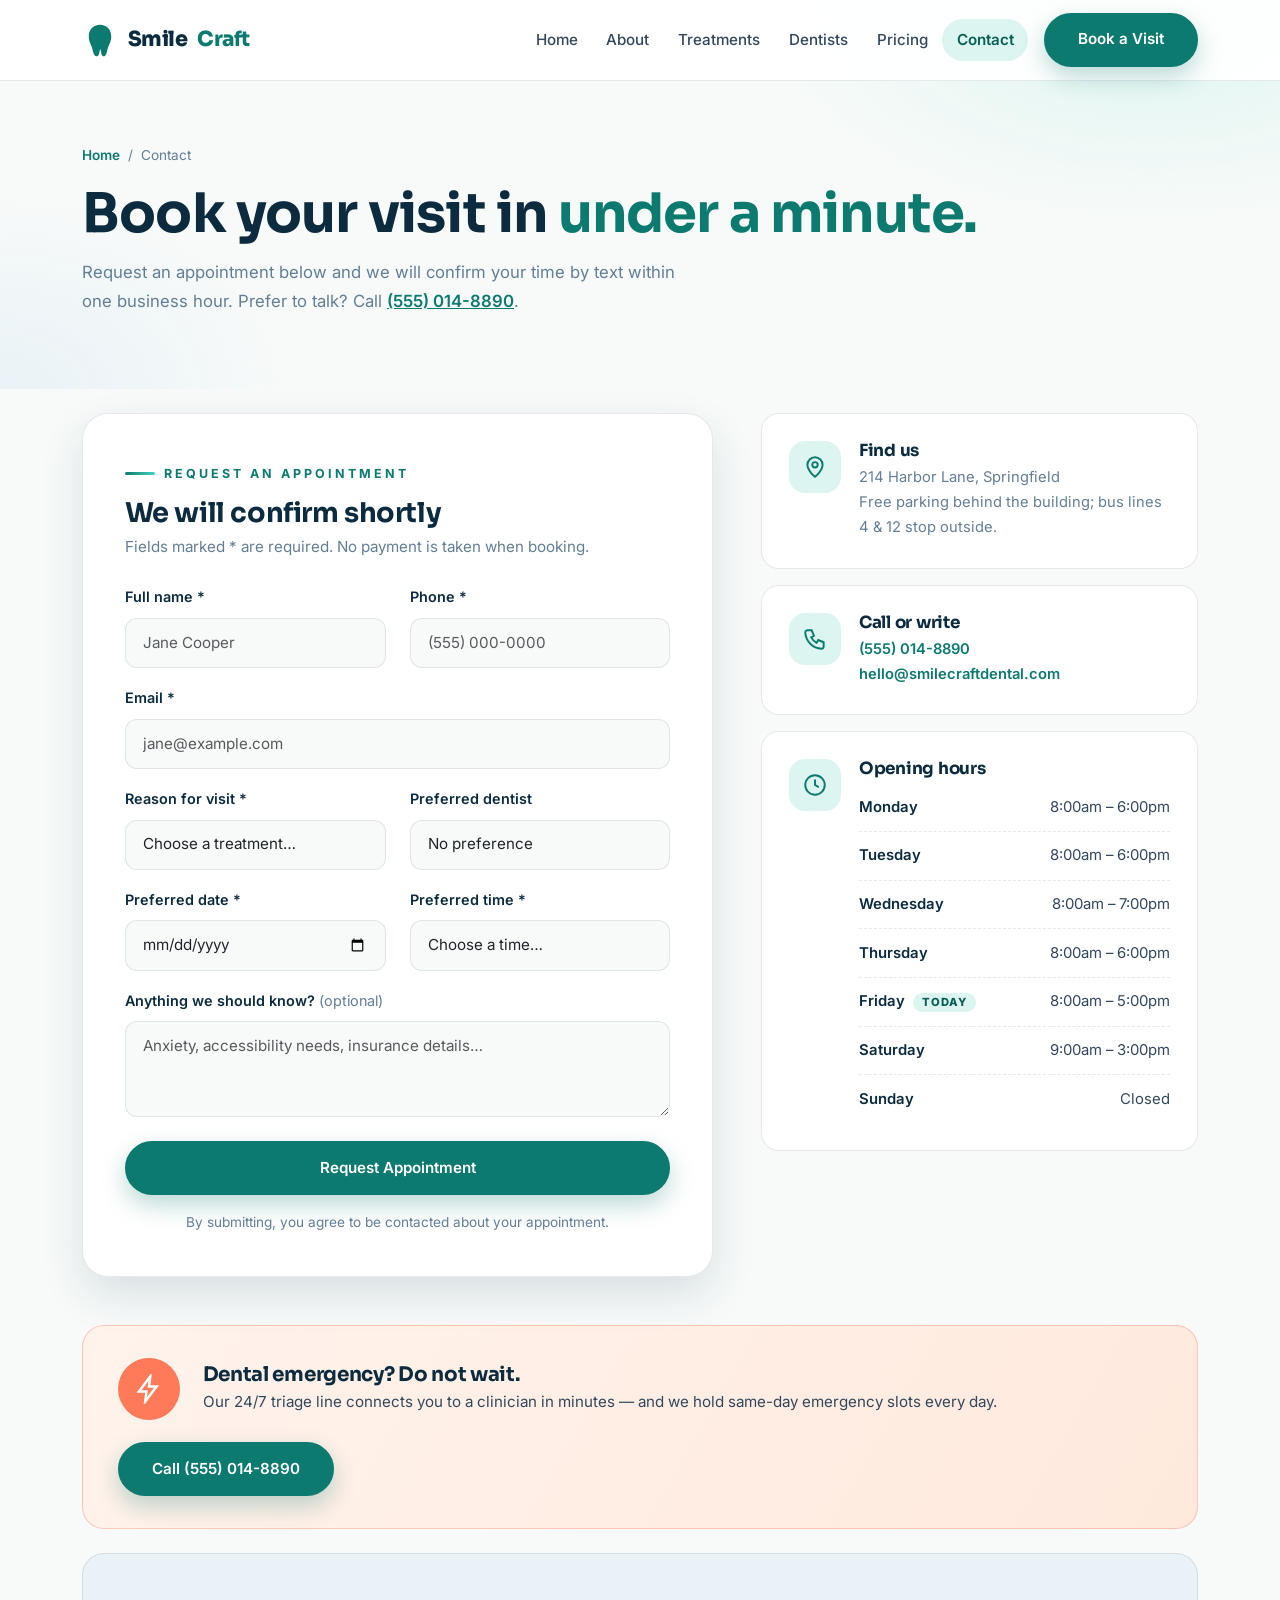
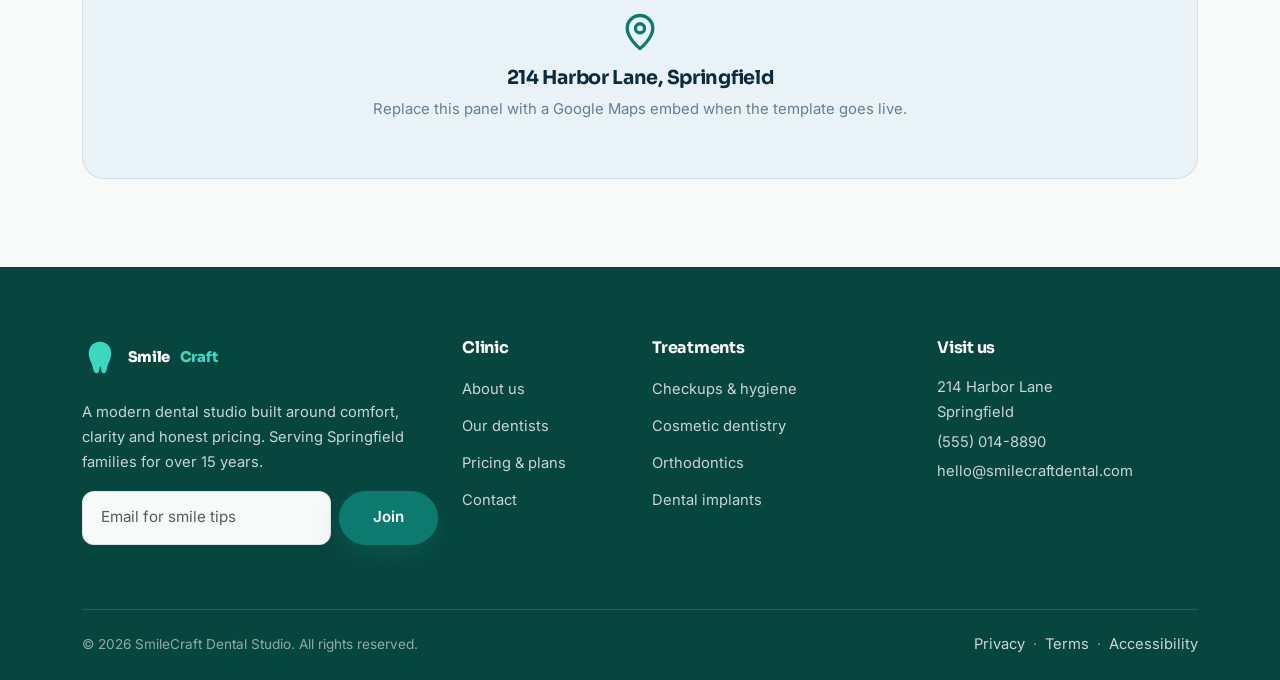
<file: contact.html>
<!DOCTYPE html>
<html lang="en">
<head>
  <meta charset="UTF-8">
  <meta name="viewport" content="width=device-width, initial-scale=1.0">
  <meta name="description" content="Book your dental appointment at SmileCraft Dental Studio — online booking, contact details, opening hours and 24/7 emergency line.">
  <title>Book &amp; Contact — SmileCraft Dental Studio</title>
  <link href="https://cdn.jsdelivr.net/npm/bootstrap@5.3.3/dist/css/bootstrap.min.css" rel="stylesheet">
  <link rel="preconnect" href="https://fonts.googleapis.com">
  <link rel="preconnect" href="https://fonts.gstatic.com" crossorigin>
  <link href="https://fonts.googleapis.com/css2?family=Inter:wght@400;500;600&family=Sora:wght@500;600;700;800&display=swap" rel="stylesheet">
  <link rel="stylesheet" href="assets/css/style.css">
  <link rel="icon" href="data:image/svg+xml,%3Csvg xmlns='http://www.w3.org/2000/svg' viewBox='0 0 40 40'%3E%3Cpath d='M20 3C12.5 3 7.5 8.5 7.5 16c0 6.5 3.2 9.6 4.3 14.7 1 4.6 2 7.3 4.9 7.3 2.9 0 2.2-5.4 3.8-7.6 1.1 2.2.4 7.6 3.3 7.6 2.9 0 3.4-2.7 4.4-7.3 1.1-5.1 4.3-8.2 4.3-14.7C32.5 8.5 27.5 3 20 3z' fill='%230D7A70'/%3E%3C/svg%3E">
</head>
<body>

  <!-- ============ NAVBAR ============ -->
  <nav class="navbar navbar-expand-lg navbar-smile fixed-top" id="mainNav" aria-label="Main navigation">
    <div class="container">
      <a class="brand-mark" href="index.html" aria-label="SmileCraft home">
        <svg viewBox="0 0 40 40" fill="none" aria-hidden="true"><path d="M20 3C12.5 3 7.5 8.5 7.5 16c0 6.5 3.2 9.6 4.3 14.7 1 4.6 2 7.3 4.9 7.3 2.9 0 2.2-5.4 3.8-7.6 1.1 2.2.4 7.6 3.3 7.6 2.9 0 3.4-2.7 4.4-7.3 1.1-5.1 4.3-8.2 4.3-14.7C32.5 8.5 27.5 3 20 3z" fill="#0D7A70"/></svg>
        Smile<span class="accent">Craft</span>
      </a>
      <button class="navbar-toggler" type="button" data-bs-toggle="collapse" data-bs-target="#navMenu"
              aria-controls="navMenu" aria-expanded="false" aria-label="Toggle navigation">
        <span class="navbar-toggler-icon"></span>
      </button>
      <div class="collapse navbar-collapse" id="navMenu">
        <ul class="navbar-nav ms-auto align-items-lg-center">
          <li class="nav-item"><a class="nav-link" href="index.html">Home</a></li>
          <li class="nav-item"><a class="nav-link" href="about.html">About</a></li>
          <li class="nav-item"><a class="nav-link" href="services.html">Treatments</a></li>
          <li class="nav-item"><a class="nav-link" href="dentists.html">Dentists</a></li>
          <li class="nav-item"><a class="nav-link" href="pricing.html">Pricing</a></li>
          <li class="nav-item"><a class="nav-link active" aria-current="page" href="contact.html">Contact</a></li>
          <li class="nav-item ms-lg-3"><a class="btn btn-teal btn-sm" href="contact.html#booking">Book a Visit</a></li>
        </ul>
      </div>
    </div>
  </nav>

  <!-- ============ PAGE HERO ============ -->
  <header class="page-hero">
    <div class="container">
      <div class="crumb"><a href="index.html">Home</a> &nbsp;/&nbsp; Contact</div>
      <h1>Book your visit in <span class="accent">under a minute.</span></h1>
      <p>Request an appointment below and we will confirm your time by text within one business hour. Prefer to talk? Call <a href="tel:+15550148890" style="color:var(--teal);font-weight:600;">(555) 014-8890</a>.</p>
    </div>
  </header>

  <!-- ============ BOOKING + INFO ============ -->
  <section class="pt-4" id="booking">
    <div class="container">
      <div class="row g-5">
        <div class="col-lg-7">
          <div class="form-shell reveal">
            <span class="kicker">Request an Appointment</span>
            <h2 class="mb-1" style="font-size:1.7rem;">We will confirm shortly</h2>
            <p style="color:var(--muted);font-size:.95rem;" class="mb-4">Fields marked * are required. No payment is taken when booking.</p>
            <form id="bookingForm" novalidate>
              <div class="row">
                <div class="col-md-6 mb-3">
                  <label class="form-label" for="bkName">Full name *</label>
                  <input type="text" class="form-control" id="bkName" placeholder="Jane Cooper" required autocomplete="name">
                  <div class="form-error">Please enter your name.</div>
                </div>
                <div class="col-md-6 mb-3">
                  <label class="form-label" for="bkPhone">Phone *</label>
                  <input type="tel" class="form-control" id="bkPhone" placeholder="(555) 000-0000" required autocomplete="tel">
                  <div class="form-error">Please enter a valid phone number.</div>
                </div>
              </div>
              <div class="mb-3">
                <label class="form-label" for="bkEmail">Email *</label>
                <input type="email" class="form-control" id="bkEmail" placeholder="jane@example.com" required autocomplete="email">
                <div class="form-error">Please enter a valid email address.</div>
              </div>
              <div class="row">
                <div class="col-md-6 mb-3">
                  <label class="form-label" for="bkService">Reason for visit *</label>
                  <select class="form-select" id="bkService" required>
                    <option value="">Choose a treatment…</option>
                    <option>New-patient exam</option>
                    <option>Checkup &amp; clean</option>
                    <option>Toothache / emergency</option>
                    <option>Cosmetic consultation</option>
                    <option>Orthodontics assessment</option>
                    <option>Implant consultation</option>
                    <option>Children's dentistry</option>
                  </select>
                  <div class="form-error">Please choose a reason for your visit.</div>
                </div>
                <div class="col-md-6 mb-3">
                  <label class="form-label" for="bkDentist">Preferred dentist</label>
                  <select class="form-select" id="bkDentist">
                    <option value="">No preference</option>
                    <option>Dr. Elena Marsh</option>
                    <option>Dr. Daniel Okafor</option>
                    <option>Dr. Sofia Lindqvist</option>
                    <option>Dr. James Whitfield</option>
                  </select>
                </div>
              </div>
              <div class="row">
                <div class="col-md-6 mb-3">
                  <label class="form-label" for="bkDate">Preferred date *</label>
                  <input type="date" class="form-control" id="bkDate" required>
                  <div class="form-error">Please pick a date.</div>
                </div>
                <div class="col-md-6 mb-3">
                  <label class="form-label" for="bkTime">Preferred time *</label>
                  <select class="form-select" id="bkTime" required>
                    <option value="">Choose a time…</option>
                    <option>Morning (8am – 12pm)</option>
                    <option>Afternoon (12pm – 4pm)</option>
                    <option>Evening (4pm – 7pm)</option>
                    <option>Saturday morning</option>
                  </select>
                  <div class="form-error">Please choose a time window.</div>
                </div>
              </div>
              <div class="mb-4">
                <label class="form-label" for="bkNotes">Anything we should know? <span style="font-weight:400;color:var(--muted);">(optional)</span></label>
                <textarea class="form-control" id="bkNotes" rows="3" placeholder="Anxiety, accessibility needs, insurance details…"></textarea>
              </div>
              <button type="submit" class="btn btn-teal w-100">Request Appointment</button>
              <p class="mt-3 mb-0 text-center" style="font-size:.85rem;color:var(--muted);">By submitting, you agree to be contacted about your appointment.</p>
            </form>
            <div class="form-success" id="bookingSuccess" role="status">
              <div class="success-icon"><svg viewBox="0 0 24 24" fill="none" stroke="currentColor" stroke-width="2.4"><path d="M5 13l4 4L19 7"/></svg></div>
              <h3>Request received!</h3>
              <p id="bookingSuccessMsg" style="color:var(--muted);"></p>
              <p id="bookingSuccessDate" style="font-weight:600;color:var(--teal-dark);"></p>
              <p style="font-size:.9rem;color:var(--muted);">In pain right now? Skip the queue: call <a href="tel:+15550148890" style="color:var(--teal);font-weight:600;">(555) 014-8890</a>.</p>
            </div>
          </div>
        </div>

        <div class="col-lg-5">
          <div class="row g-3">
            <div class="col-12 reveal">
              <div class="info-card">
                <span class="ic"><svg viewBox="0 0 24 24" fill="none" stroke="currentColor" stroke-width="1.8"><path d="M12 21s-7-5.5-7-11a7 7 0 0114 0c0 5.5-7 11-7 11z"/><circle cx="12" cy="10" r="2.5"/></svg></span>
                <div><h3>Find us</h3><p>214 Harbor Lane, Springfield<br>Free parking behind the building; bus lines 4 &amp; 12 stop outside.</p></div>
              </div>
            </div>
            <div class="col-12 reveal reveal-d1">
              <div class="info-card">
                <span class="ic"><svg viewBox="0 0 24 24" fill="none" stroke="currentColor" stroke-width="1.8"><path d="M5 4h4l2 5-2.5 1.5a12 12 0 005 5L15 13l5 2v4a2 2 0 01-2 2A16 16 0 013 6a2 2 0 012-2z"/></svg></span>
                <div><h3>Call or write</h3><p><a href="tel:+15550148890">(555) 014-8890</a><br><a href="mailto:hello@smilecraftdental.com">hello@smilecraftdental.com</a></p></div>
              </div>
            </div>
            <div class="col-12 reveal reveal-d2">
              <div class="info-card">
                <span class="ic"><svg viewBox="0 0 24 24" fill="none" stroke="currentColor" stroke-width="1.8"><circle cx="12" cy="12" r="9"/><path d="M12 7v5l3.5 2"/></svg></span>
                <div style="flex:1;">
                  <h3>Opening hours</h3>
                  <div id="hoursList">
                    <div class="hours-row" data-day="mon"><span class="day">Monday</span><span>8:00am – 6:00pm</span></div>
                    <div class="hours-row" data-day="tue"><span class="day">Tuesday</span><span>8:00am – 6:00pm</span></div>
                    <div class="hours-row" data-day="wed"><span class="day">Wednesday</span><span>8:00am – 7:00pm</span></div>
                    <div class="hours-row" data-day="thu"><span class="day">Thursday</span><span>8:00am – 6:00pm</span></div>
                    <div class="hours-row" data-day="fri"><span class="day">Friday</span><span>8:00am – 5:00pm</span></div>
                    <div class="hours-row" data-day="sat"><span class="day">Saturday</span><span>9:00am – 3:00pm</span></div>
                    <div class="hours-row" data-day="sun"><span class="day">Sunday</span><span>Closed</span></div>
                  </div>
                </div>
              </div>
            </div>
          </div>
        </div>
      </div>

      <!-- Emergency band -->
      <div class="emergency-band mt-5 reveal">
        <span class="eb-icon"><svg viewBox="0 0 24 24" fill="none" stroke="currentColor" stroke-width="2"><path d="M13 2L4 14h6l-1 8 9-12h-6z"/></svg></span>
        <div class="flex-grow-1">
          <h3>Dental emergency? Do not wait.</h3>
          <p>Our 24/7 triage line connects you to a clinician in minutes — and we hold same-day emergency slots every day.</p>
        </div>
        <a href="tel:+15550148890" class="btn btn-teal">Call (555) 014-8890</a>
      </div>

      <!-- Map placeholder -->
      <div class="mt-4 reveal">
        <div class="map-frame" style="background:var(--sky);border:1px solid var(--line);border-radius:22px;padding:3.5rem 2rem;text-align:center;">
          <svg viewBox="0 0 24 24" width="44" height="44" fill="none" stroke="#0D7A70" stroke-width="1.8" style="margin-bottom:.8rem;"><path d="M12 21s-7-5.5-7-11a7 7 0 0114 0c0 5.5-7 11-7 11z"/><circle cx="12" cy="10" r="2.5"/></svg>
          <h3 style="font-size:1.2rem;">214 Harbor Lane, Springfield</h3>
          <p style="color:var(--muted);font-size:.93rem;margin-bottom:0;">Replace this panel with a Google Maps embed when the template goes live.</p>
        </div>
      </div>
    </div>
  </section>

  <!-- ============ FOOTER ============ -->
  <footer class="footer">
    <div class="container">
      <div class="row g-4">
        <div class="col-lg-4">
          <a class="brand-mark" href="index.html" aria-label="SmileCraft home">
            <svg viewBox="0 0 40 40" fill="none" aria-hidden="true"><path d="M20 3C12.5 3 7.5 8.5 7.5 16c0 6.5 3.2 9.6 4.3 14.7 1 4.6 2 7.3 4.9 7.3 2.9 0 2.2-5.4 3.8-7.6 1.1 2.2.4 7.6 3.3 7.6 2.9 0 3.4-2.7 4.4-7.3 1.1-5.1 4.3-8.2 4.3-14.7C32.5 8.5 27.5 3 20 3z" fill="#3ED6BE"/></svg>
            Smile<span style="color:#3ED6BE">Craft</span>
          </a>
          <p class="mt-3">A modern dental studio built around comfort, clarity and honest pricing. Serving Springfield families for over 15 years.</p>
          <form id="newsForm" class="d-flex gap-2 mt-3" novalidate>
            <input type="email" class="form-control" placeholder="Email for smile tips" aria-label="Email address" required>
            <button class="btn btn-teal" type="submit">Join</button>
          </form>
          <p id="newsNote" class="mt-2" style="font-size:.85rem;"></p>
        </div>
        <div class="col-6 col-lg-2">
          <h5>Clinic</h5>
          <ul>
            <li><a href="about.html">About us</a></li>
            <li><a href="dentists.html">Our dentists</a></li>
            <li><a href="pricing.html">Pricing &amp; plans</a></li>
            <li><a href="contact.html">Contact</a></li>
          </ul>
        </div>
        <div class="col-6 col-lg-3">
          <h5>Treatments</h5>
          <ul>
            <li><a href="services.html#checkups">Checkups &amp; hygiene</a></li>
            <li><a href="services.html#cosmetic">Cosmetic dentistry</a></li>
            <li><a href="services.html#ortho">Orthodontics</a></li>
            <li><a href="services.html#implants">Dental implants</a></li>
          </ul>
        </div>
        <div class="col-lg-3">
          <h5>Visit us</h5>
          <p class="mb-1">214 Harbor Lane<br>Springfield</p>
          <p class="mb-1"><a href="tel:+15550148890">(555) 014-8890</a></p>
          <p class="mb-0"><a href="mailto:hello@smilecraftdental.com">hello@smilecraftdental.com</a></p>
        </div>
      </div>
      <div class="footer-bottom">
        <span>© 2026 SmileCraft Dental Studio. All rights reserved.</span>
        <span><a href="#">Privacy</a> &nbsp;·&nbsp; <a href="#">Terms</a> &nbsp;·&nbsp; <a href="#">Accessibility</a></span>
      </div>
    </div>
  </footer>

  <button class="to-top" id="toTop" aria-label="Back to top">
    <svg viewBox="0 0 24 24" fill="none" stroke="currentColor" stroke-width="2.4"><path d="M12 19V5M5 12l7-7 7 7"/></svg>
  </button>

  <script src="https://cdn.jsdelivr.net/npm/bootstrap@5.3.3/dist/js/bootstrap.bundle.min.js"></script>
  <script src="assets/js/main.js"></script>
</body>
</html>
</file>
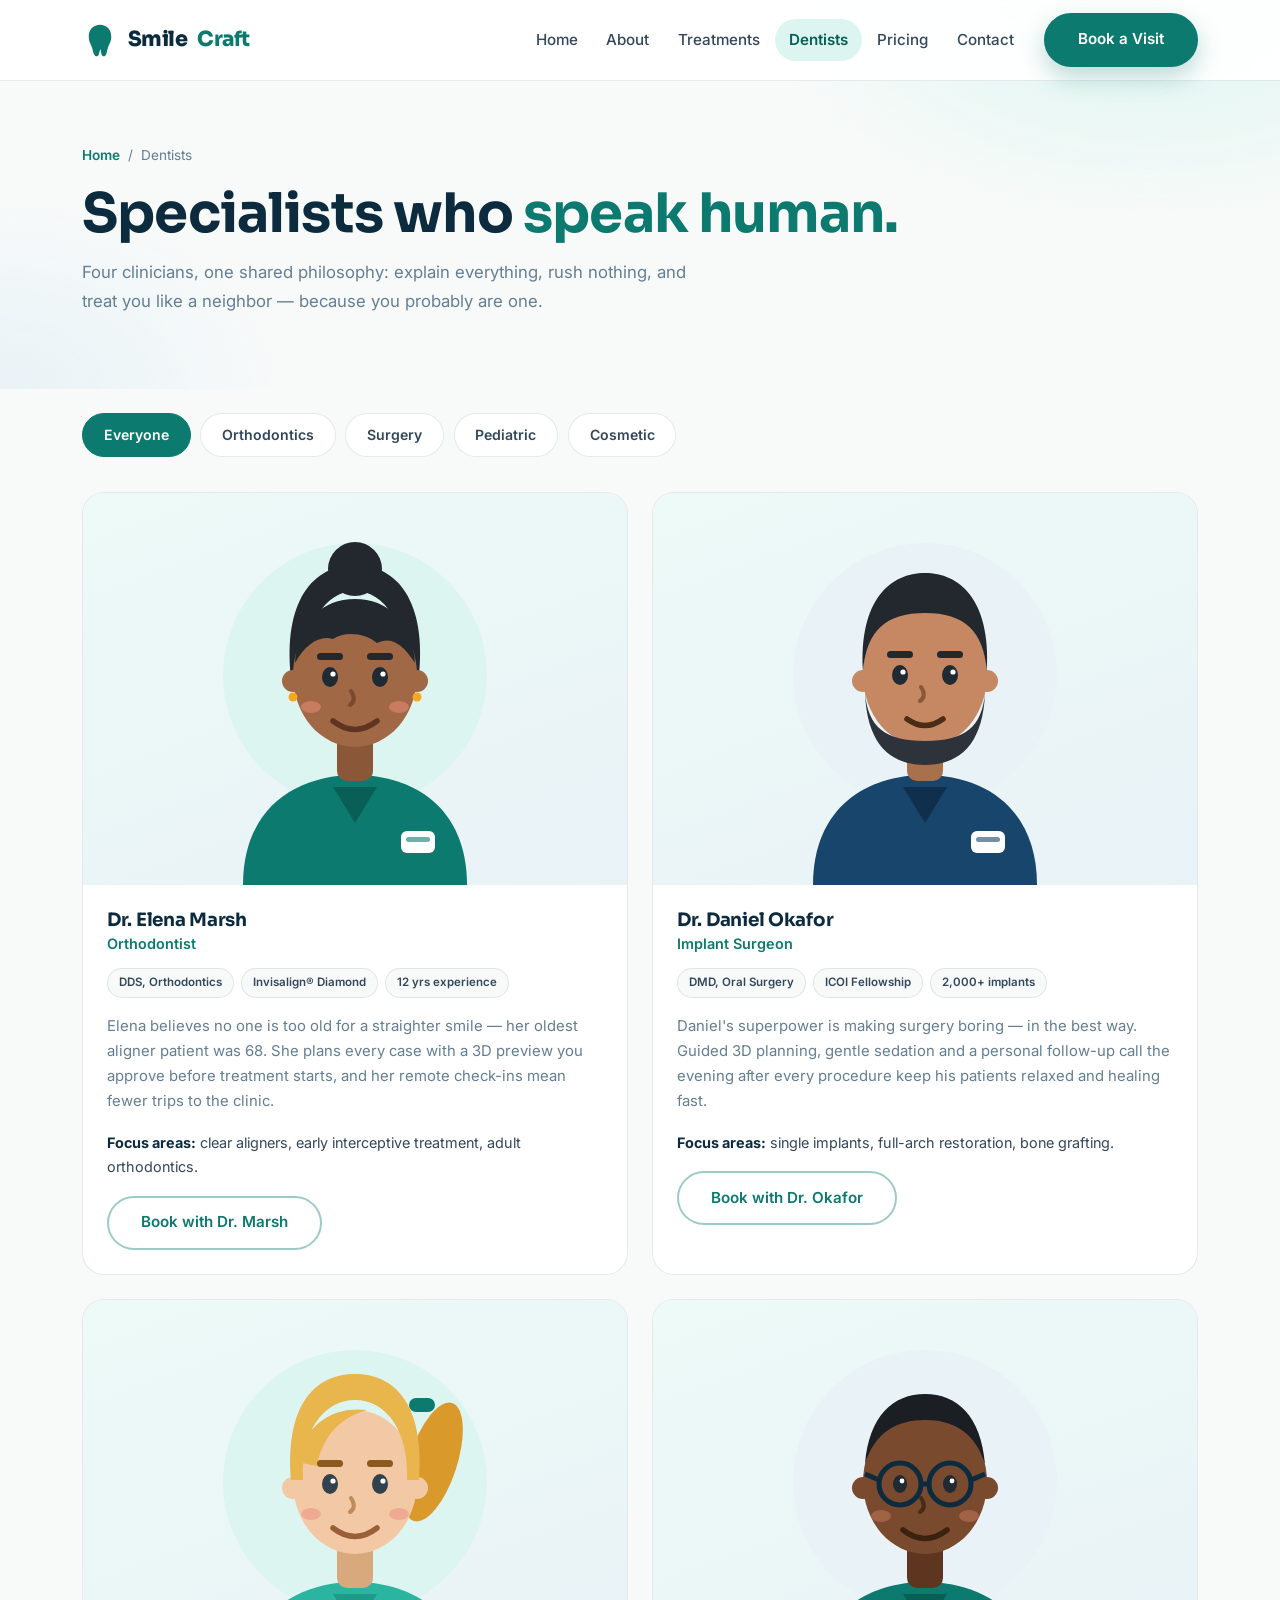
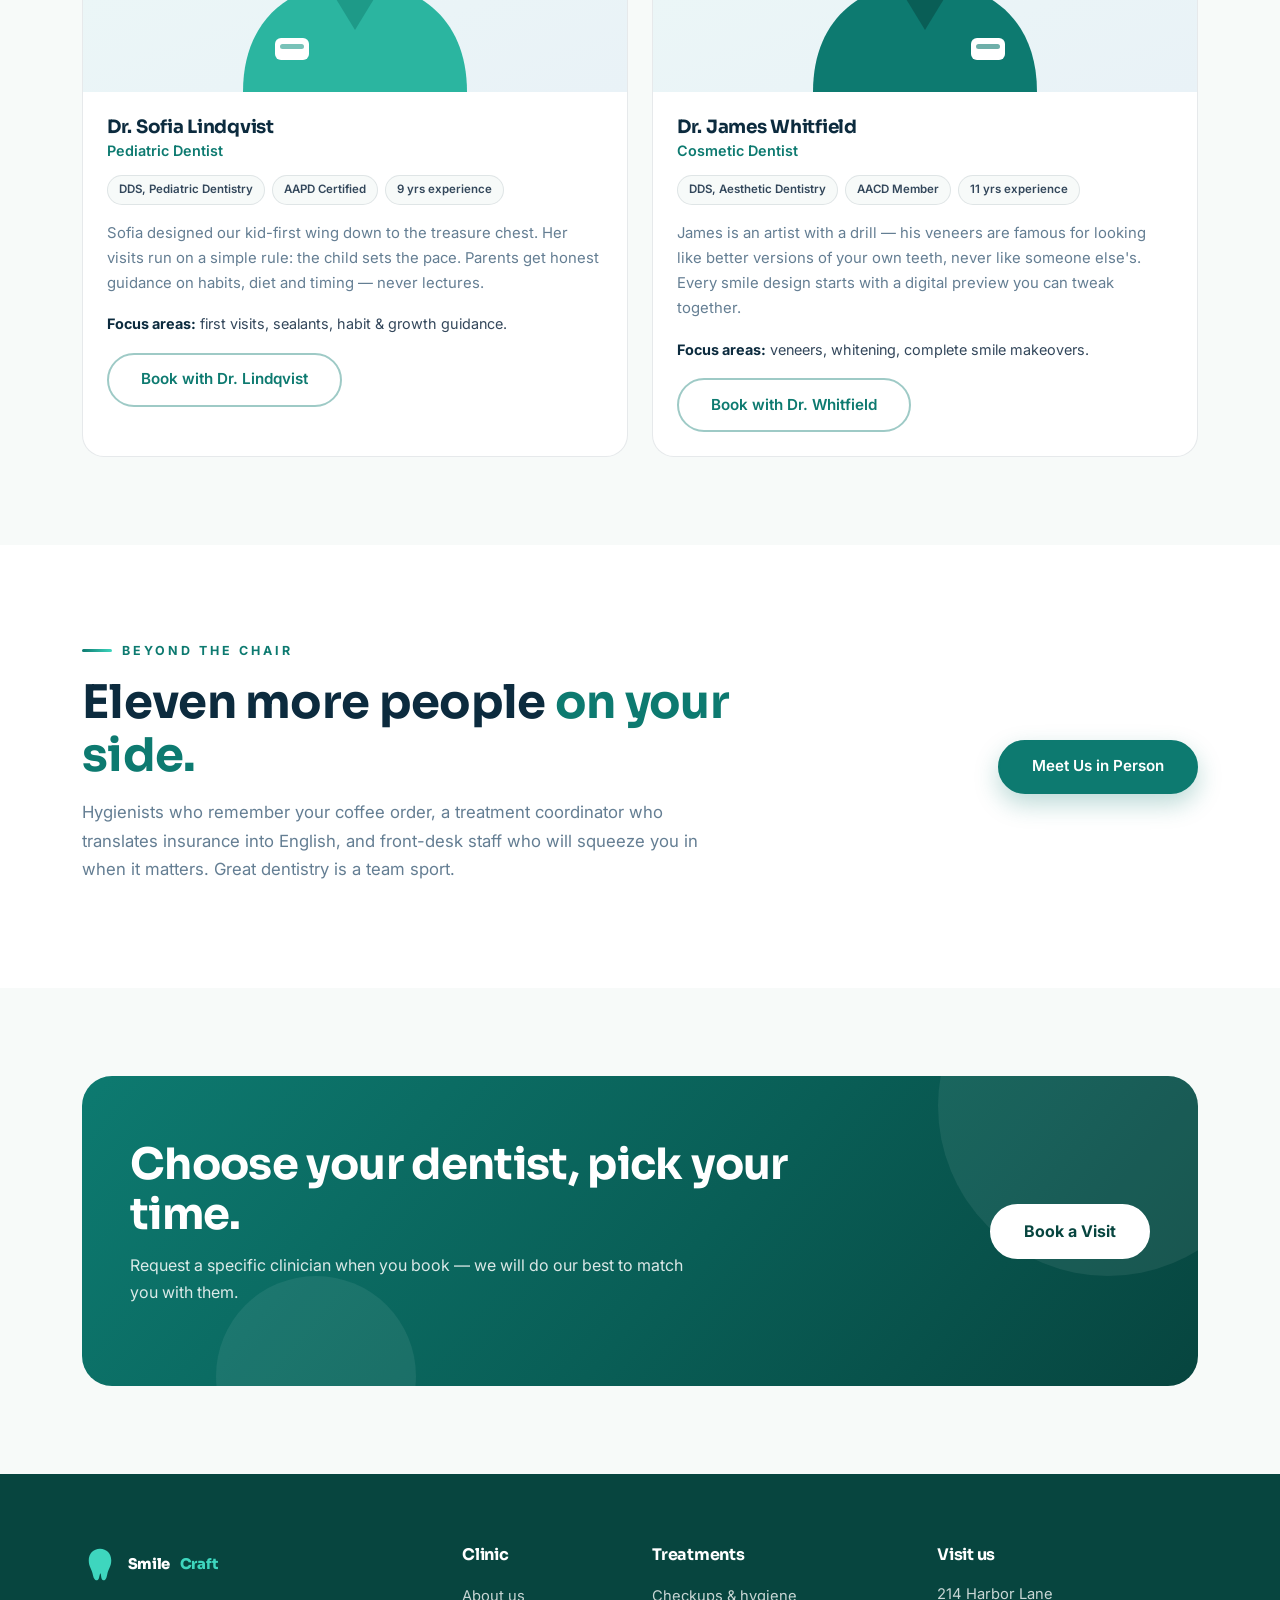
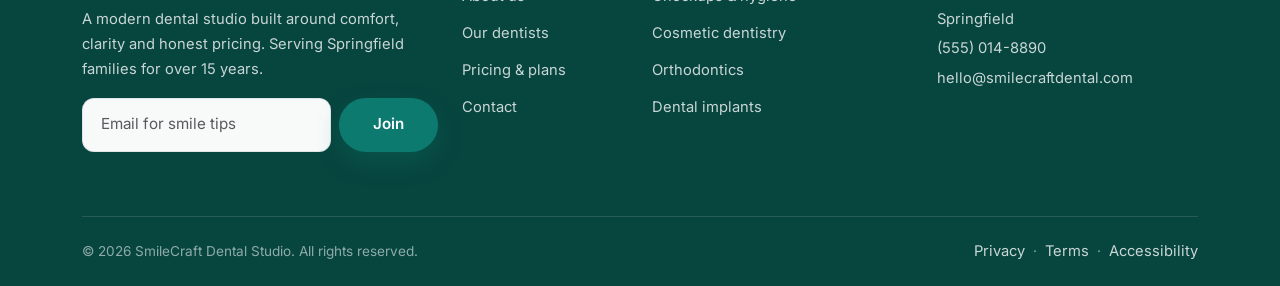
<file: dentists.html>
<!DOCTYPE html>
<html lang="en">
<head>
  <meta charset="UTF-8">
  <meta name="viewport" content="width=device-width, initial-scale=1.0">
  <meta name="description" content="Meet the SmileCraft dental team — orthodontist, implant surgeon, pediatric dentist and cosmetic dentist. Specialists who explain everything in plain language.">
  <title>Our Dentists — SmileCraft Dental Studio</title>
  <link href="https://cdn.jsdelivr.net/npm/bootstrap@5.3.3/dist/css/bootstrap.min.css" rel="stylesheet">
  <link rel="preconnect" href="https://fonts.googleapis.com">
  <link rel="preconnect" href="https://fonts.gstatic.com" crossorigin>
  <link href="https://fonts.googleapis.com/css2?family=Inter:wght@400;500;600&family=Sora:wght@500;600;700;800&display=swap" rel="stylesheet">
  <link rel="stylesheet" href="assets/css/style.css">
  <link rel="icon" href="data:image/svg+xml,%3Csvg xmlns='http://www.w3.org/2000/svg' viewBox='0 0 40 40'%3E%3Cpath d='M20 3C12.5 3 7.5 8.5 7.5 16c0 6.5 3.2 9.6 4.3 14.7 1 4.6 2 7.3 4.9 7.3 2.9 0 2.2-5.4 3.8-7.6 1.1 2.2.4 7.6 3.3 7.6 2.9 0 3.4-2.7 4.4-7.3 1.1-5.1 4.3-8.2 4.3-14.7C32.5 8.5 27.5 3 20 3z' fill='%230D7A70'/%3E%3C/svg%3E">
</head>
<body>

  <!-- ============ NAVBAR ============ -->
  <nav class="navbar navbar-expand-lg navbar-smile fixed-top" id="mainNav" aria-label="Main navigation">
    <div class="container">
      <a class="brand-mark" href="index.html" aria-label="SmileCraft home">
        <svg viewBox="0 0 40 40" fill="none" aria-hidden="true"><path d="M20 3C12.5 3 7.5 8.5 7.5 16c0 6.5 3.2 9.6 4.3 14.7 1 4.6 2 7.3 4.9 7.3 2.9 0 2.2-5.4 3.8-7.6 1.1 2.2.4 7.6 3.3 7.6 2.9 0 3.4-2.7 4.4-7.3 1.1-5.1 4.3-8.2 4.3-14.7C32.5 8.5 27.5 3 20 3z" fill="#0D7A70"/></svg>
        Smile<span class="accent">Craft</span>
      </a>
      <button class="navbar-toggler" type="button" data-bs-toggle="collapse" data-bs-target="#navMenu"
              aria-controls="navMenu" aria-expanded="false" aria-label="Toggle navigation">
        <span class="navbar-toggler-icon"></span>
      </button>
      <div class="collapse navbar-collapse" id="navMenu">
        <ul class="navbar-nav ms-auto align-items-lg-center">
          <li class="nav-item"><a class="nav-link" href="index.html">Home</a></li>
          <li class="nav-item"><a class="nav-link" href="about.html">About</a></li>
          <li class="nav-item"><a class="nav-link" href="services.html">Treatments</a></li>
          <li class="nav-item"><a class="nav-link active" aria-current="page" href="dentists.html">Dentists</a></li>
          <li class="nav-item"><a class="nav-link" href="pricing.html">Pricing</a></li>
          <li class="nav-item"><a class="nav-link" href="contact.html">Contact</a></li>
          <li class="nav-item ms-lg-3"><a class="btn btn-teal btn-sm" href="contact.html#booking">Book a Visit</a></li>
        </ul>
      </div>
    </div>
  </nav>

  <!-- ============ PAGE HERO ============ -->
  <header class="page-hero">
    <div class="container">
      <div class="crumb"><a href="index.html">Home</a> &nbsp;/&nbsp; Dentists</div>
      <h1>Specialists who <span class="accent">speak human.</span></h1>
      <p>Four clinicians, one shared philosophy: explain everything, rush nothing, and treat you like a neighbor — because you probably are one.</p>
    </div>
  </header>

  <!-- ============ TEAM ============ -->
  <section class="pt-4">
    <div class="container">
      <div class="filter-pills reveal" data-filter-group=".dentist-item">
        <button type="button" class="on" data-filter="all">Everyone</button>
        <button type="button" data-filter="ortho">Orthodontics</button>
        <button type="button" data-filter="surgical">Surgery</button>
        <button type="button" data-filter="kids">Pediatric</button>
        <button type="button" data-filter="cosmetic">Cosmetic</button>
      </div>

      <div class="row g-4">
        <div class="col-md-6 dentist-item reveal" data-cat="ortho">
          <div class="dentist-card">
            <div class="portrait"><img src="assets/images/dentist-1.svg" alt="Dr. Elena Marsh" width="300" height="360"></div>
            <div class="body text-start p-4">
              <h3>Dr. Elena Marsh</h3>
              <div class="role">Orthodontist</div>
              <div class="cred-tags justify-content-start"><span>DDS, Orthodontics</span><span>Invisalign® Diamond</span><span>12 yrs experience</span></div>
              <p style="font-size:.93rem;color:var(--muted);">Elena believes no one is too old for a straighter smile — her oldest aligner patient was 68. She plans every case with a 3D preview you approve before treatment starts, and her remote check-ins mean fewer trips to the clinic.</p>
              <p style="font-size:.9rem;"><strong style="color:var(--ink);">Focus areas:</strong> clear aligners, early interceptive treatment, adult orthodontics.</p>
              <a class="btn btn-outline-teal btn-sm" href="contact.html#booking">Book with Dr. Marsh</a>
            </div>
          </div>
        </div>

        <div class="col-md-6 dentist-item reveal reveal-d1" data-cat="surgical">
          <div class="dentist-card">
            <div class="portrait"><img src="assets/images/dentist-2.svg" alt="Dr. Daniel Okafor" width="300" height="360"></div>
            <div class="body text-start p-4">
              <h3>Dr. Daniel Okafor</h3>
              <div class="role">Implant Surgeon</div>
              <div class="cred-tags justify-content-start"><span>DMD, Oral Surgery</span><span>ICOI Fellowship</span><span>2,000+ implants</span></div>
              <p style="font-size:.93rem;color:var(--muted);">Daniel's superpower is making surgery boring — in the best way. Guided 3D planning, gentle sedation and a personal follow-up call the evening after every procedure keep his patients relaxed and healing fast.</p>
              <p style="font-size:.9rem;"><strong style="color:var(--ink);">Focus areas:</strong> single implants, full-arch restoration, bone grafting.</p>
              <a class="btn btn-outline-teal btn-sm" href="contact.html#booking">Book with Dr. Okafor</a>
            </div>
          </div>
        </div>

        <div class="col-md-6 dentist-item reveal" data-cat="kids">
          <div class="dentist-card">
            <div class="portrait"><img src="assets/images/dentist-3.svg" alt="Dr. Sofia Lindqvist" width="300" height="360"></div>
            <div class="body text-start p-4">
              <h3>Dr. Sofia Lindqvist</h3>
              <div class="role">Pediatric Dentist</div>
              <div class="cred-tags justify-content-start"><span>DDS, Pediatric Dentistry</span><span>AAPD Certified</span><span>9 yrs experience</span></div>
              <p style="font-size:.93rem;color:var(--muted);">Sofia designed our kid-first wing down to the treasure chest. Her visits run on a simple rule: the child sets the pace. Parents get honest guidance on habits, diet and timing — never lectures.</p>
              <p style="font-size:.9rem;"><strong style="color:var(--ink);">Focus areas:</strong> first visits, sealants, habit &amp; growth guidance.</p>
              <a class="btn btn-outline-teal btn-sm" href="contact.html#booking">Book with Dr. Lindqvist</a>
            </div>
          </div>
        </div>

        <div class="col-md-6 dentist-item reveal reveal-d1" data-cat="cosmetic">
          <div class="dentist-card">
            <div class="portrait"><img src="assets/images/dentist-4.svg" alt="Dr. James Whitfield" width="300" height="360"></div>
            <div class="body text-start p-4">
              <h3>Dr. James Whitfield</h3>
              <div class="role">Cosmetic Dentist</div>
              <div class="cred-tags justify-content-start"><span>DDS, Aesthetic Dentistry</span><span>AACD Member</span><span>11 yrs experience</span></div>
              <p style="font-size:.93rem;color:var(--muted);">James is an artist with a drill — his veneers are famous for looking like better versions of your own teeth, never like someone else's. Every smile design starts with a digital preview you can tweak together.</p>
              <p style="font-size:.9rem;"><strong style="color:var(--ink);">Focus areas:</strong> veneers, whitening, complete smile makeovers.</p>
              <a class="btn btn-outline-teal btn-sm" href="contact.html#booking">Book with Dr. Whitfield</a>
            </div>
          </div>
        </div>
      </div>
    </div>
  </section>

  <!-- ============ SUPPORT TEAM STRIP ============ -->
  <section class="section-alt">
    <div class="container">
      <div class="row align-items-center g-4">
        <div class="col-lg-8 reveal">
          <span class="kicker">Beyond the Chair</span>
          <h2 class="section-title">Eleven more people <span class="accent">on your side.</span></h2>
          <p class="section-sub">Hygienists who remember your coffee order, a treatment coordinator who translates insurance into English, and front-desk staff who will squeeze you in when it matters. Great dentistry is a team sport.</p>
        </div>
        <div class="col-lg-4 text-lg-end reveal reveal-d1">
          <a href="contact.html#booking" class="btn btn-teal">Meet Us in Person</a>
        </div>
      </div>
    </div>
  </section>

  <!-- ============ CTA ============ -->
  <section>
    <div class="container">
      <div class="cta-band reveal">
        <div class="row align-items-center g-4">
          <div class="col-lg-8">
            <h2>Choose your dentist, pick your time.</h2>
            <p>Request a specific clinician when you book — we will do our best to match you with them.</p>
          </div>
          <div class="col-lg-4 text-lg-end btn-row">
            <a href="contact.html#booking" class="btn btn-light-pill">Book a Visit</a>
          </div>
        </div>
      </div>
    </div>
  </section>

  <!-- ============ FOOTER ============ -->
  <footer class="footer">
    <div class="container">
      <div class="row g-4">
        <div class="col-lg-4">
          <a class="brand-mark" href="index.html" aria-label="SmileCraft home">
            <svg viewBox="0 0 40 40" fill="none" aria-hidden="true"><path d="M20 3C12.5 3 7.5 8.5 7.5 16c0 6.5 3.2 9.6 4.3 14.7 1 4.6 2 7.3 4.9 7.3 2.9 0 2.2-5.4 3.8-7.6 1.1 2.2.4 7.6 3.3 7.6 2.9 0 3.4-2.7 4.4-7.3 1.1-5.1 4.3-8.2 4.3-14.7C32.5 8.5 27.5 3 20 3z" fill="#3ED6BE"/></svg>
            Smile<span style="color:#3ED6BE">Craft</span>
          </a>
          <p class="mt-3">A modern dental studio built around comfort, clarity and honest pricing. Serving Springfield families for over 15 years.</p>
          <form id="newsForm" class="d-flex gap-2 mt-3" novalidate>
            <input type="email" class="form-control" placeholder="Email for smile tips" aria-label="Email address" required>
            <button class="btn btn-teal" type="submit">Join</button>
          </form>
          <p id="newsNote" class="mt-2" style="font-size:.85rem;"></p>
        </div>
        <div class="col-6 col-lg-2">
          <h5>Clinic</h5>
          <ul>
            <li><a href="about.html">About us</a></li>
            <li><a href="dentists.html">Our dentists</a></li>
            <li><a href="pricing.html">Pricing &amp; plans</a></li>
            <li><a href="contact.html">Contact</a></li>
          </ul>
        </div>
        <div class="col-6 col-lg-3">
          <h5>Treatments</h5>
          <ul>
            <li><a href="services.html#checkups">Checkups &amp; hygiene</a></li>
            <li><a href="services.html#cosmetic">Cosmetic dentistry</a></li>
            <li><a href="services.html#ortho">Orthodontics</a></li>
            <li><a href="services.html#implants">Dental implants</a></li>
          </ul>
        </div>
        <div class="col-lg-3">
          <h5>Visit us</h5>
          <p class="mb-1">214 Harbor Lane<br>Springfield</p>
          <p class="mb-1"><a href="tel:+15550148890">(555) 014-8890</a></p>
          <p class="mb-0"><a href="mailto:hello@smilecraftdental.com">hello@smilecraftdental.com</a></p>
        </div>
      </div>
      <div class="footer-bottom">
        <span>© 2026 SmileCraft Dental Studio. All rights reserved.</span>
        <span><a href="#">Privacy</a> &nbsp;·&nbsp; <a href="#">Terms</a> &nbsp;·&nbsp; <a href="#">Accessibility</a></span>
      </div>
    </div>
  </footer>

  <button class="to-top" id="toTop" aria-label="Back to top">
    <svg viewBox="0 0 24 24" fill="none" stroke="currentColor" stroke-width="2.4"><path d="M12 19V5M5 12l7-7 7 7"/></svg>
  </button>

  <script src="https://cdn.jsdelivr.net/npm/bootstrap@5.3.3/dist/js/bootstrap.bundle.min.js"></script>
  <script src="assets/js/main.js"></script>
</body>
</html>
</file>
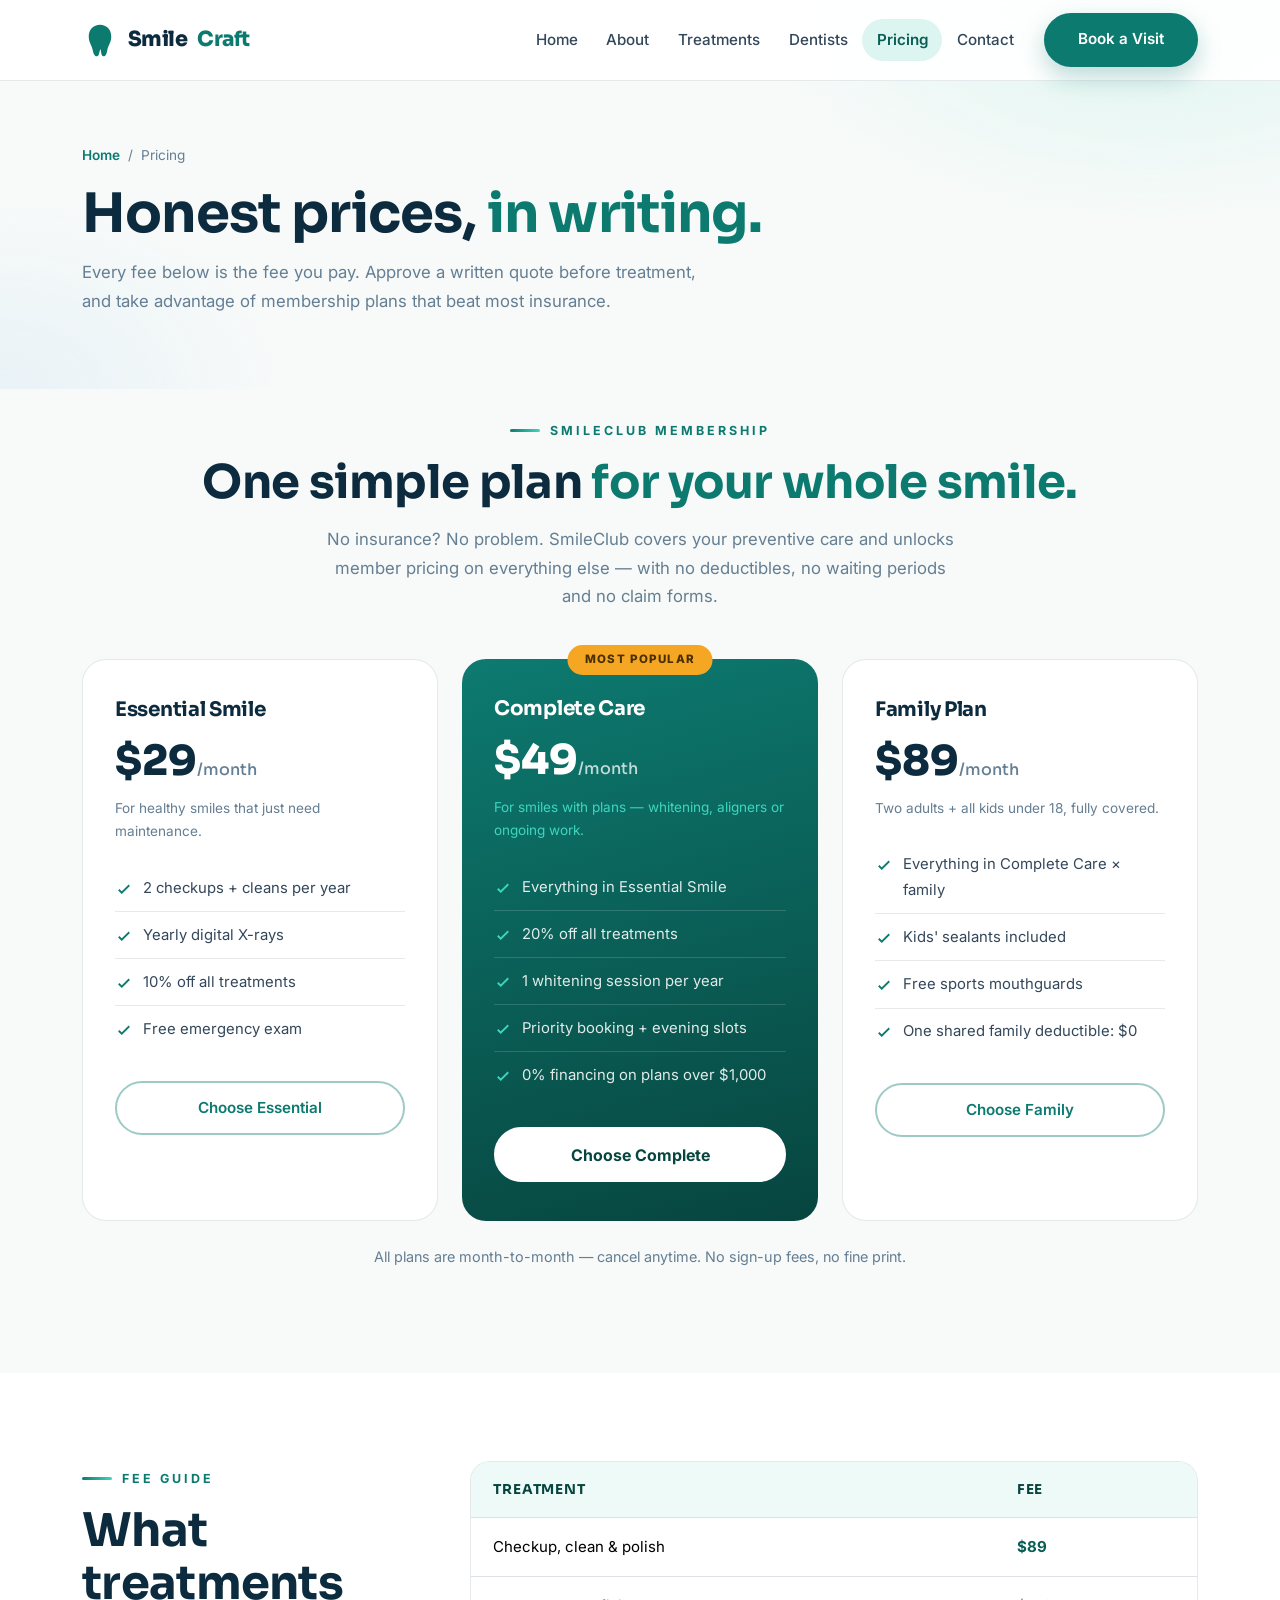
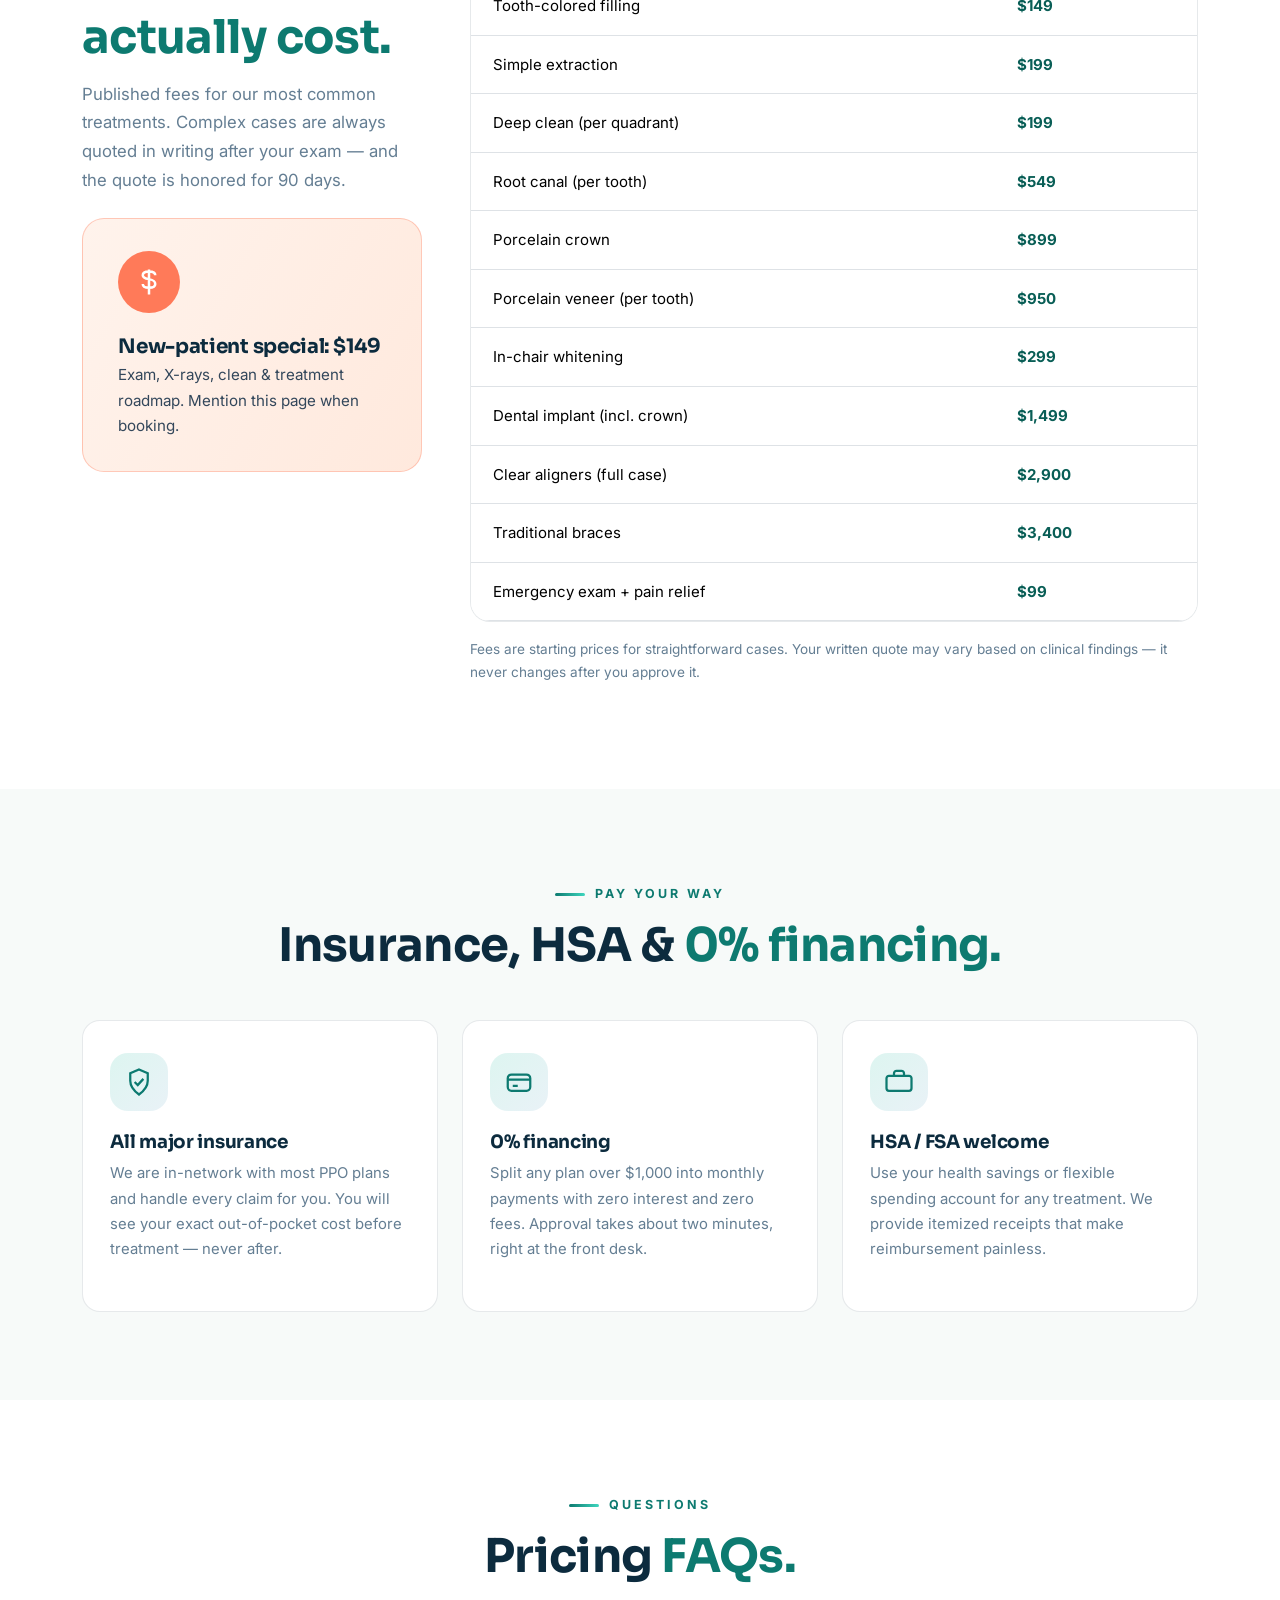
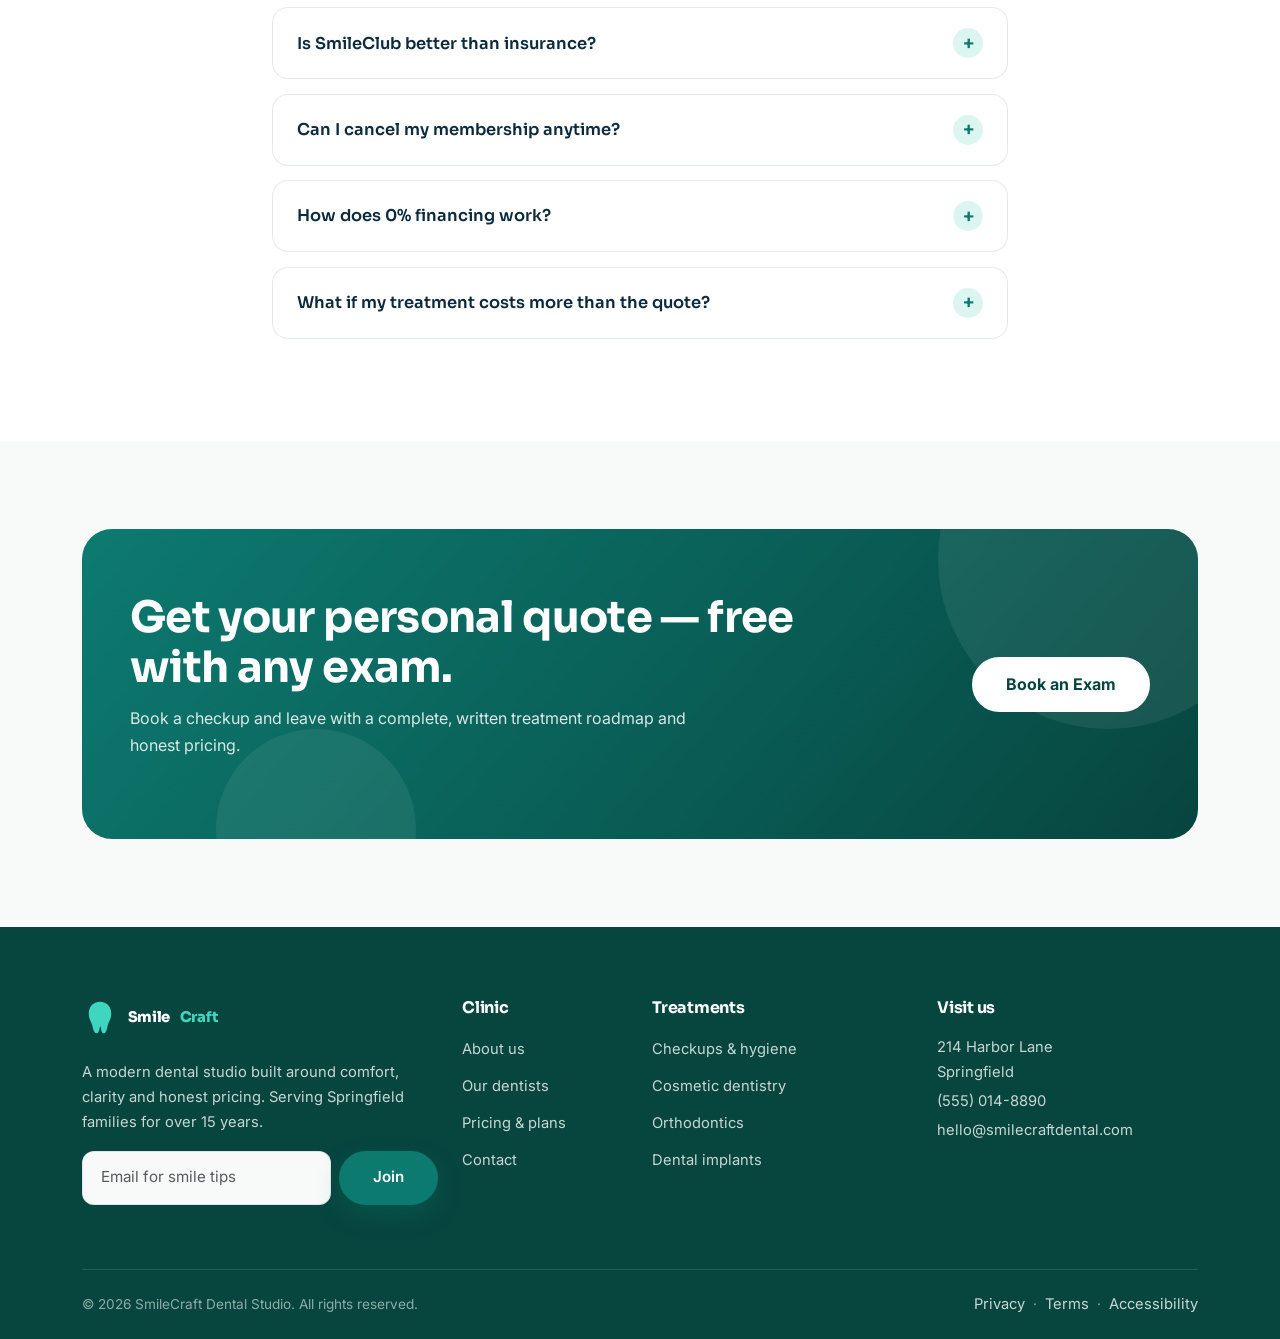
<file: pricing.html>
<!DOCTYPE html>
<html lang="en">
<head>
  <meta charset="UTF-8">
  <meta name="viewport" content="width=device-width, initial-scale=1.0">
  <meta name="description" content="SmileCraft pricing: transparent treatment fees, SmileClub membership plans from $29/month, insurance and 0% financing options.">
  <title>Pricing &amp; Plans — SmileCraft Dental Studio</title>
  <link href="https://cdn.jsdelivr.net/npm/bootstrap@5.3.3/dist/css/bootstrap.min.css" rel="stylesheet">
  <link rel="preconnect" href="https://fonts.googleapis.com">
  <link rel="preconnect" href="https://fonts.gstatic.com" crossorigin>
  <link href="https://fonts.googleapis.com/css2?family=Inter:wght@400;500;600&family=Sora:wght@500;600;700;800&display=swap" rel="stylesheet">
  <link rel="stylesheet" href="assets/css/style.css">
  <link rel="icon" href="data:image/svg+xml,%3Csvg xmlns='http://www.w3.org/2000/svg' viewBox='0 0 40 40'%3E%3Cpath d='M20 3C12.5 3 7.5 8.5 7.5 16c0 6.5 3.2 9.6 4.3 14.7 1 4.6 2 7.3 4.9 7.3 2.9 0 2.2-5.4 3.8-7.6 1.1 2.2.4 7.6 3.3 7.6 2.9 0 3.4-2.7 4.4-7.3 1.1-5.1 4.3-8.2 4.3-14.7C32.5 8.5 27.5 3 20 3z' fill='%230D7A70'/%3E%3C/svg%3E">
</head>
<body>

  <!-- ============ NAVBAR ============ -->
  <nav class="navbar navbar-expand-lg navbar-smile fixed-top" id="mainNav" aria-label="Main navigation">
    <div class="container">
      <a class="brand-mark" href="index.html" aria-label="SmileCraft home">
        <svg viewBox="0 0 40 40" fill="none" aria-hidden="true"><path d="M20 3C12.5 3 7.5 8.5 7.5 16c0 6.5 3.2 9.6 4.3 14.7 1 4.6 2 7.3 4.9 7.3 2.9 0 2.2-5.4 3.8-7.6 1.1 2.2.4 7.6 3.3 7.6 2.9 0 3.4-2.7 4.4-7.3 1.1-5.1 4.3-8.2 4.3-14.7C32.5 8.5 27.5 3 20 3z" fill="#0D7A70"/></svg>
        Smile<span class="accent">Craft</span>
      </a>
      <button class="navbar-toggler" type="button" data-bs-toggle="collapse" data-bs-target="#navMenu"
              aria-controls="navMenu" aria-expanded="false" aria-label="Toggle navigation">
        <span class="navbar-toggler-icon"></span>
      </button>
      <div class="collapse navbar-collapse" id="navMenu">
        <ul class="navbar-nav ms-auto align-items-lg-center">
          <li class="nav-item"><a class="nav-link" href="index.html">Home</a></li>
          <li class="nav-item"><a class="nav-link" href="about.html">About</a></li>
          <li class="nav-item"><a class="nav-link" href="services.html">Treatments</a></li>
          <li class="nav-item"><a class="nav-link" href="dentists.html">Dentists</a></li>
          <li class="nav-item"><a class="nav-link active" aria-current="page" href="pricing.html">Pricing</a></li>
          <li class="nav-item"><a class="nav-link" href="contact.html">Contact</a></li>
          <li class="nav-item ms-lg-3"><a class="btn btn-teal btn-sm" href="contact.html#booking">Book a Visit</a></li>
        </ul>
      </div>
    </div>
  </nav>

  <!-- ============ PAGE HERO ============ -->
  <header class="page-hero">
    <div class="container">
      <div class="crumb"><a href="index.html">Home</a> &nbsp;/&nbsp; Pricing</div>
      <h1>Honest prices, <span class="accent">in writing.</span></h1>
      <p>Every fee below is the fee you pay. Approve a written quote before treatment, and take advantage of membership plans that beat most insurance.</p>
    </div>
  </header>

  <!-- ============ MEMBERSHIP PLANS ============ -->
  <section class="pt-4">
    <div class="container">
      <div class="text-center mb-5 reveal">
        <span class="kicker">SmileClub Membership</span>
        <h2 class="section-title">One simple plan <span class="accent">for your whole smile.</span></h2>
        <p class="section-sub mx-auto">No insurance? No problem. SmileClub covers your preventive care and unlocks member pricing on everything else — with no deductibles, no waiting periods and no claim forms.</p>
      </div>
      <div class="row g-4 align-items-stretch">
        <div class="col-lg-4 reveal">
          <div class="price-card">
            <h3>Essential Smile</h3>
            <div class="p-amount">$29<small>/month</small></div>
            <p class="p-note">For healthy smiles that just need maintenance.</p>
            <ul class="p-list">
              <li><svg viewBox="0 0 24 24" fill="none" stroke="currentColor" stroke-width="2.4"><path d="M5 13l4 4L19 7"/></svg>2 checkups + cleans per year</li>
              <li><svg viewBox="0 0 24 24" fill="none" stroke="currentColor" stroke-width="2.4"><path d="M5 13l4 4L19 7"/></svg>Yearly digital X-rays</li>
              <li><svg viewBox="0 0 24 24" fill="none" stroke="currentColor" stroke-width="2.4"><path d="M5 13l4 4L19 7"/></svg>10% off all treatments</li>
              <li><svg viewBox="0 0 24 24" fill="none" stroke="currentColor" stroke-width="2.4"><path d="M5 13l4 4L19 7"/></svg>Free emergency exam</li>
            </ul>
            <a href="contact.html#booking" class="btn btn-outline-teal w-100">Choose Essential</a>
          </div>
        </div>
        <div class="col-lg-4 reveal reveal-d1">
          <div class="price-card featured">
            <span class="plan-flag">Most Popular</span>
            <h3>Complete Care</h3>
            <div class="p-amount">$49<small>/month</small></div>
            <p class="p-note">For smiles with plans — whitening, aligners or ongoing work.</p>
            <ul class="p-list">
              <li><svg viewBox="0 0 24 24" fill="none" stroke="currentColor" stroke-width="2.4"><path d="M5 13l4 4L19 7"/></svg>Everything in Essential Smile</li>
              <li><svg viewBox="0 0 24 24" fill="none" stroke="currentColor" stroke-width="2.4"><path d="M5 13l4 4L19 7"/></svg>20% off all treatments</li>
              <li><svg viewBox="0 0 24 24" fill="none" stroke="currentColor" stroke-width="2.4"><path d="M5 13l4 4L19 7"/></svg>1 whitening session per year</li>
              <li><svg viewBox="0 0 24 24" fill="none" stroke="currentColor" stroke-width="2.4"><path d="M5 13l4 4L19 7"/></svg>Priority booking + evening slots</li>
              <li><svg viewBox="0 0 24 24" fill="none" stroke="currentColor" stroke-width="2.4"><path d="M5 13l4 4L19 7"/></svg>0% financing on plans over $1,000</li>
            </ul>
            <a href="contact.html#booking" class="btn btn-light-pill w-100">Choose Complete</a>
          </div>
        </div>
        <div class="col-lg-4 reveal reveal-d2">
          <div class="price-card">
            <h3>Family Plan</h3>
            <div class="p-amount">$89<small>/month</small></div>
            <p class="p-note">Two adults + all kids under 18, fully covered.</p>
            <ul class="p-list">
              <li><svg viewBox="0 0 24 24" fill="none" stroke="currentColor" stroke-width="2.4"><path d="M5 13l4 4L19 7"/></svg>Everything in Complete Care × family</li>
              <li><svg viewBox="0 0 24 24" fill="none" stroke="currentColor" stroke-width="2.4"><path d="M5 13l4 4L19 7"/></svg>Kids' sealants included</li>
              <li><svg viewBox="0 0 24 24" fill="none" stroke="currentColor" stroke-width="2.4"><path d="M5 13l4 4L19 7"/></svg>Free sports mouthguards</li>
              <li><svg viewBox="0 0 24 24" fill="none" stroke="currentColor" stroke-width="2.4"><path d="M5 13l4 4L19 7"/></svg>One shared family deductible: $0</li>
            </ul>
            <a href="contact.html#booking" class="btn btn-outline-teal w-100">Choose Family</a>
          </div>
        </div>
      </div>
      <p class="text-center mt-4 reveal" style="color:var(--muted);font-size:.9rem;">All plans are month-to-month — cancel anytime. No sign-up fees, no fine print.</p>
    </div>
  </section>

  <!-- ============ PRICE TABLE ============ -->
  <section class="section-alt">
    <div class="container">
      <div class="row g-5">
        <div class="col-lg-4">
          <span class="kicker reveal">Fee Guide</span>
          <h2 class="section-title reveal">What treatments <span class="accent">actually cost.</span></h2>
          <p class="section-sub reveal">Published fees for our most common treatments. Complex cases are always quoted in writing after your exam — and the quote is honored for 90 days.</p>
          <div class="emergency-band mt-4 reveal">
            <span class="eb-icon"><svg viewBox="0 0 24 24" fill="none" stroke="currentColor" stroke-width="2"><path d="M12 2v20M17 6.5c0-2-2.2-3-5-3s-5 1-5 3 1.8 2.6 5 3.2 5 1.4 5 3.8-2.2 3-5 3-5-1-5-3"/></svg></span>
            <div>
              <h3>New-patient special: $149</h3>
              <p>Exam, X-rays, clean &amp; treatment roadmap. Mention this page when booking.</p>
            </div>
          </div>
        </div>
        <div class="col-lg-8">
          <div class="price-table reveal">
            <table class="table">
              <thead><tr><th>Treatment</th><th>Fee</th></tr></thead>
              <tbody>
                <tr><td>Checkup, clean &amp; polish</td><td class="p">$89</td></tr>
                <tr><td>Tooth-colored filling</td><td class="p">$149</td></tr>
                <tr><td>Simple extraction</td><td class="p">$199</td></tr>
                <tr><td>Deep clean (per quadrant)</td><td class="p">$199</td></tr>
                <tr><td>Root canal (per tooth)</td><td class="p">$549</td></tr>
                <tr><td>Porcelain crown</td><td class="p">$899</td></tr>
                <tr><td>Porcelain veneer (per tooth)</td><td class="p">$950</td></tr>
                <tr><td>In-chair whitening</td><td class="p">$299</td></tr>
                <tr><td>Dental implant (incl. crown)</td><td class="p">$1,499</td></tr>
                <tr><td>Clear aligners (full case)</td><td class="p">$2,900</td></tr>
                <tr><td>Traditional braces</td><td class="p">$3,400</td></tr>
                <tr><td>Emergency exam + pain relief</td><td class="p">$99</td></tr>
              </tbody>
            </table>
          </div>
          <p class="mt-3 reveal" style="font-size:.85rem;color:var(--muted);">Fees are starting prices for straightforward cases. Your written quote may vary based on clinical findings — it never changes after you approve it.</p>
        </div>
      </div>
    </div>
  </section>

  <!-- ============ INSURANCE & FINANCING ============ -->
  <section>
    <div class="container">
      <div class="text-center mb-5 reveal">
        <span class="kicker">Pay Your Way</span>
        <h2 class="section-title">Insurance, HSA &amp; <span class="accent">0% financing.</span></h2>
      </div>
      <div class="row g-4">
        <div class="col-md-4 reveal">
          <div class="service-card">
            <div class="svc-icon"><svg viewBox="0 0 24 24" fill="none" stroke="currentColor" stroke-width="1.8"><path d="M12 2l7 3v6c0 5-3.5 8.5-7 11-3.5-2.5-7-6-7-11V5z"/><path d="M8.5 12l2.5 2.5 4.5-5"/></svg></div>
            <h3>All major insurance</h3>
            <p>We are in-network with most PPO plans and handle every claim for you. You will see your exact out-of-pocket cost before treatment — never after.</p>
          </div>
        </div>
        <div class="col-md-4 reveal reveal-d1">
          <div class="service-card">
            <div class="svc-icon"><svg viewBox="0 0 24 24" fill="none" stroke="currentColor" stroke-width="1.8"><rect x="3" y="6" width="18" height="13" rx="3"/><path d="M3 10h18M7 15h4"/></svg></div>
            <h3>0% financing</h3>
            <p>Split any plan over $1,000 into monthly payments with zero interest and zero fees. Approval takes about two minutes, right at the front desk.</p>
          </div>
        </div>
        <div class="col-md-4 reveal reveal-d2">
          <div class="service-card">
            <div class="svc-icon"><svg viewBox="0 0 24 24" fill="none" stroke="currentColor" stroke-width="1.8"><path d="M20 7H4a2 2 0 00-2 2v8a2 2 0 002 2h16a2 2 0 002-2V9a2 2 0 00-2-2z"/><path d="M16 7V5a2 2 0 00-2-2h-4a2 2 0 00-2 2v2"/></svg></div>
            <h3>HSA / FSA welcome</h3>
            <p>Use your health savings or flexible spending account for any treatment. We provide itemized receipts that make reimbursement painless.</p>
          </div>
        </div>
      </div>
    </div>
  </section>

  <!-- ============ FAQ ============ -->
  <section class="section-alt">
    <div class="container">
      <div class="row justify-content-center">
        <div class="col-lg-8">
          <div class="text-center mb-4 reveal">
            <span class="kicker">Questions</span>
            <h2 class="section-title">Pricing <span class="accent">FAQs.</span></h2>
          </div>
          <div class="reveal">
            <div class="faq-item">
              <button class="faq-q" type="button">Is SmileClub better than insurance?<span class="fx">+</span></button>
              <div class="faq-a"><p>For many patients, yes. There are no deductibles, no annual maximums, no waiting periods and no denied claims — your preventive care is covered from day one and every treatment is discounted. If you have great employer insurance, keep it; we will happily bill it instead.</p></div>
            </div>
            <div class="faq-item">
              <button class="faq-q" type="button">Can I cancel my membership anytime?<span class="fx">+</span></button>
              <div class="faq-a"><p>Absolutely. Plans are month-to-month with no lock-in and no cancellation fee. If you received member pricing on a treatment, that discount stands — we never claw it back.</p></div>
            </div>
            <div class="faq-item">
              <button class="faq-q" type="button">How does 0% financing work?<span class="fx">+</span></button>
              <div class="faq-a"><p>For treatment plans over $1,000, split the cost over 6 or 12 months with no interest and no fees. A soft credit check at the front desk takes about two minutes and does not affect your score.</p></div>
            </div>
            <div class="faq-item">
              <button class="faq-q" type="button">What if my treatment costs more than the quote?<span class="fx">+</span></button>
              <div class="faq-a"><p>It will not. Your written quote is honored for 90 days. If we discover something unexpected mid-treatment, we stop, explain your options and re-quote — nothing proceeds without your approval.</p></div>
            </div>
          </div>
        </div>
      </div>
    </div>
  </section>

  <!-- ============ CTA ============ -->
  <section>
    <div class="container">
      <div class="cta-band reveal">
        <div class="row align-items-center g-4">
          <div class="col-lg-8">
            <h2>Get your personal quote — free with any exam.</h2>
            <p>Book a checkup and leave with a complete, written treatment roadmap and honest pricing.</p>
          </div>
          <div class="col-lg-4 text-lg-end btn-row">
            <a href="contact.html#booking" class="btn btn-light-pill">Book an Exam</a>
          </div>
        </div>
      </div>
    </div>
  </section>

  <!-- ============ FOOTER ============ -->
  <footer class="footer">
    <div class="container">
      <div class="row g-4">
        <div class="col-lg-4">
          <a class="brand-mark" href="index.html" aria-label="SmileCraft home">
            <svg viewBox="0 0 40 40" fill="none" aria-hidden="true"><path d="M20 3C12.5 3 7.5 8.5 7.5 16c0 6.5 3.2 9.6 4.3 14.7 1 4.6 2 7.3 4.9 7.3 2.9 0 2.2-5.4 3.8-7.6 1.1 2.2.4 7.6 3.3 7.6 2.9 0 3.4-2.7 4.4-7.3 1.1-5.1 4.3-8.2 4.3-14.7C32.5 8.5 27.5 3 20 3z" fill="#3ED6BE"/></svg>
            Smile<span style="color:#3ED6BE">Craft</span>
          </a>
          <p class="mt-3">A modern dental studio built around comfort, clarity and honest pricing. Serving Springfield families for over 15 years.</p>
          <form id="newsForm" class="d-flex gap-2 mt-3" novalidate>
            <input type="email" class="form-control" placeholder="Email for smile tips" aria-label="Email address" required>
            <button class="btn btn-teal" type="submit">Join</button>
          </form>
          <p id="newsNote" class="mt-2" style="font-size:.85rem;"></p>
        </div>
        <div class="col-6 col-lg-2">
          <h5>Clinic</h5>
          <ul>
            <li><a href="about.html">About us</a></li>
            <li><a href="dentists.html">Our dentists</a></li>
            <li><a href="pricing.html">Pricing &amp; plans</a></li>
            <li><a href="contact.html">Contact</a></li>
          </ul>
        </div>
        <div class="col-6 col-lg-3">
          <h5>Treatments</h5>
          <ul>
            <li><a href="services.html#checkups">Checkups &amp; hygiene</a></li>
            <li><a href="services.html#cosmetic">Cosmetic dentistry</a></li>
            <li><a href="services.html#ortho">Orthodontics</a></li>
            <li><a href="services.html#implants">Dental implants</a></li>
          </ul>
        </div>
        <div class="col-lg-3">
          <h5>Visit us</h5>
          <p class="mb-1">214 Harbor Lane<br>Springfield</p>
          <p class="mb-1"><a href="tel:+15550148890">(555) 014-8890</a></p>
          <p class="mb-0"><a href="mailto:hello@smilecraftdental.com">hello@smilecraftdental.com</a></p>
        </div>
      </div>
      <div class="footer-bottom">
        <span>© 2026 SmileCraft Dental Studio. All rights reserved.</span>
        <span><a href="#">Privacy</a> &nbsp;·&nbsp; <a href="#">Terms</a> &nbsp;·&nbsp; <a href="#">Accessibility</a></span>
      </div>
    </div>
  </footer>

  <button class="to-top" id="toTop" aria-label="Back to top">
    <svg viewBox="0 0 24 24" fill="none" stroke="currentColor" stroke-width="2.4"><path d="M12 19V5M5 12l7-7 7 7"/></svg>
  </button>

  <script src="https://cdn.jsdelivr.net/npm/bootstrap@5.3.3/dist/js/bootstrap.bundle.min.js"></script>
  <script src="assets/js/main.js"></script>
</body>
</html>
</file>
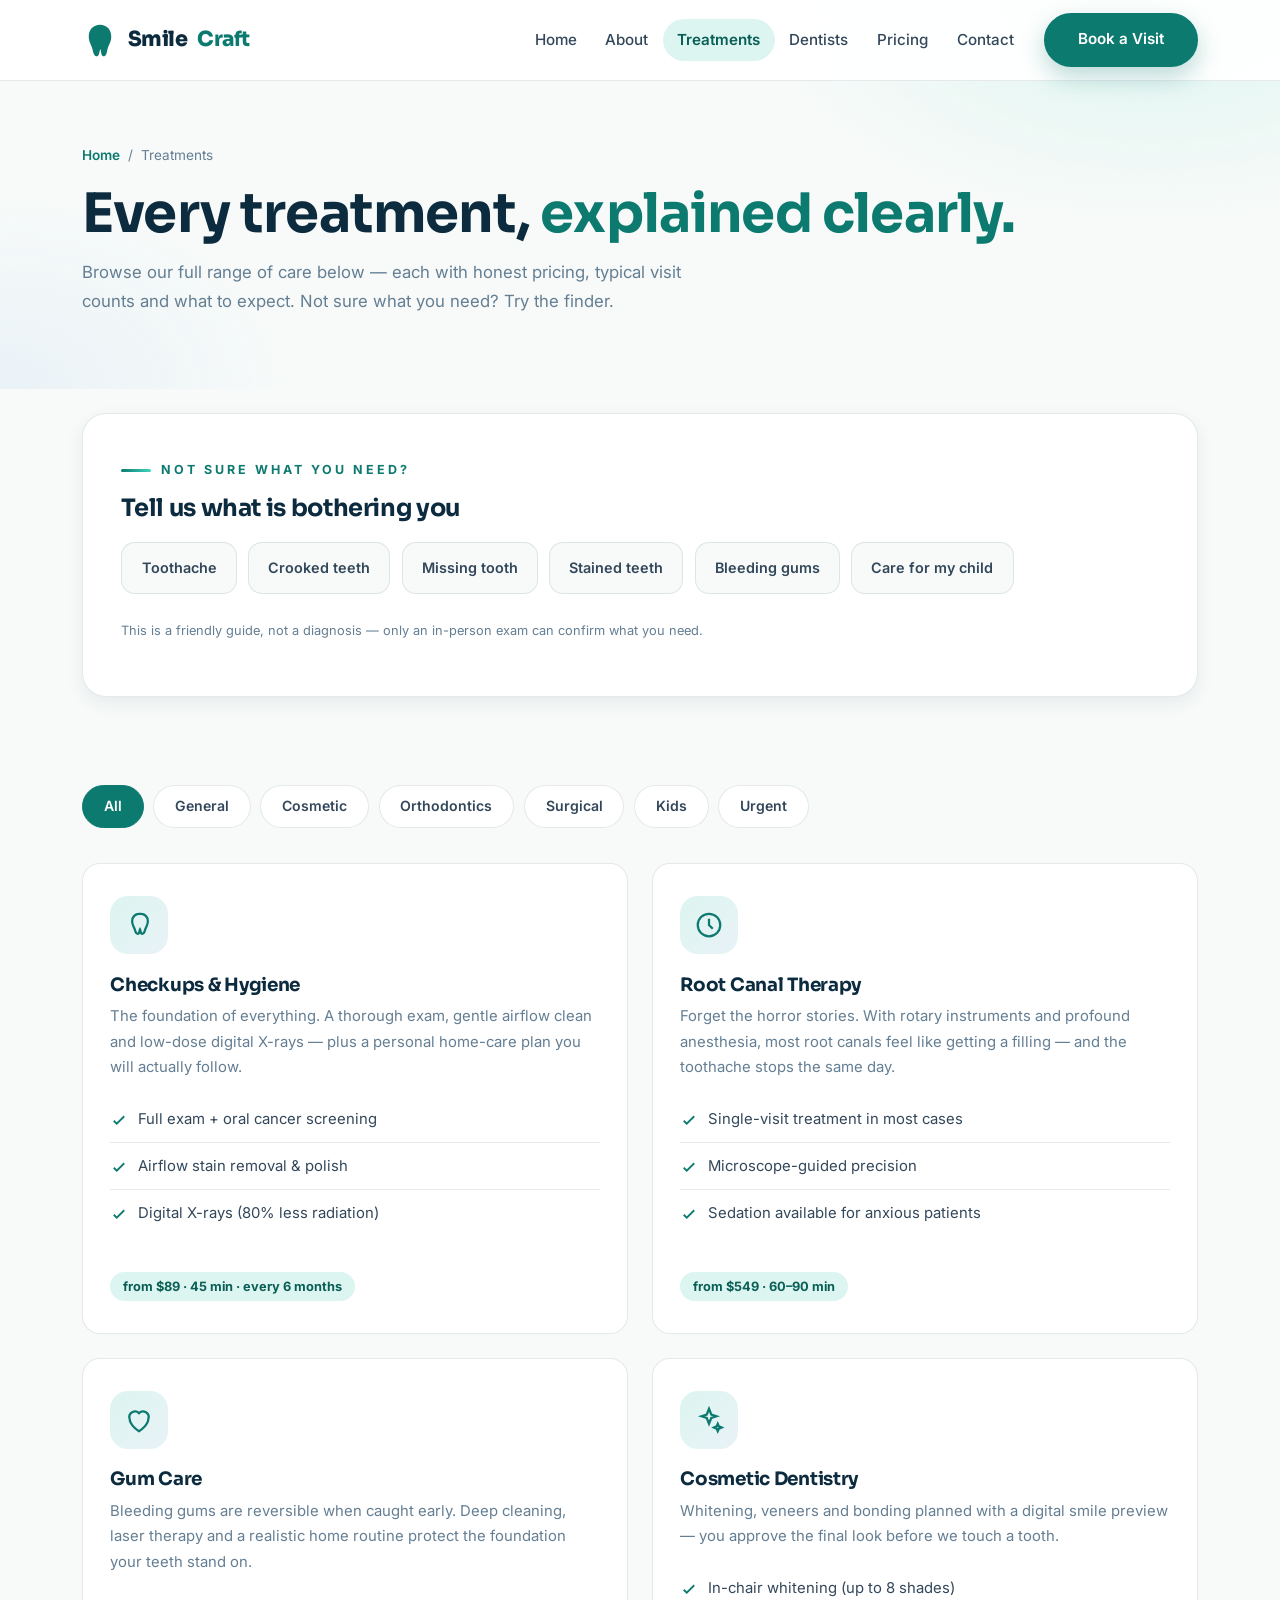
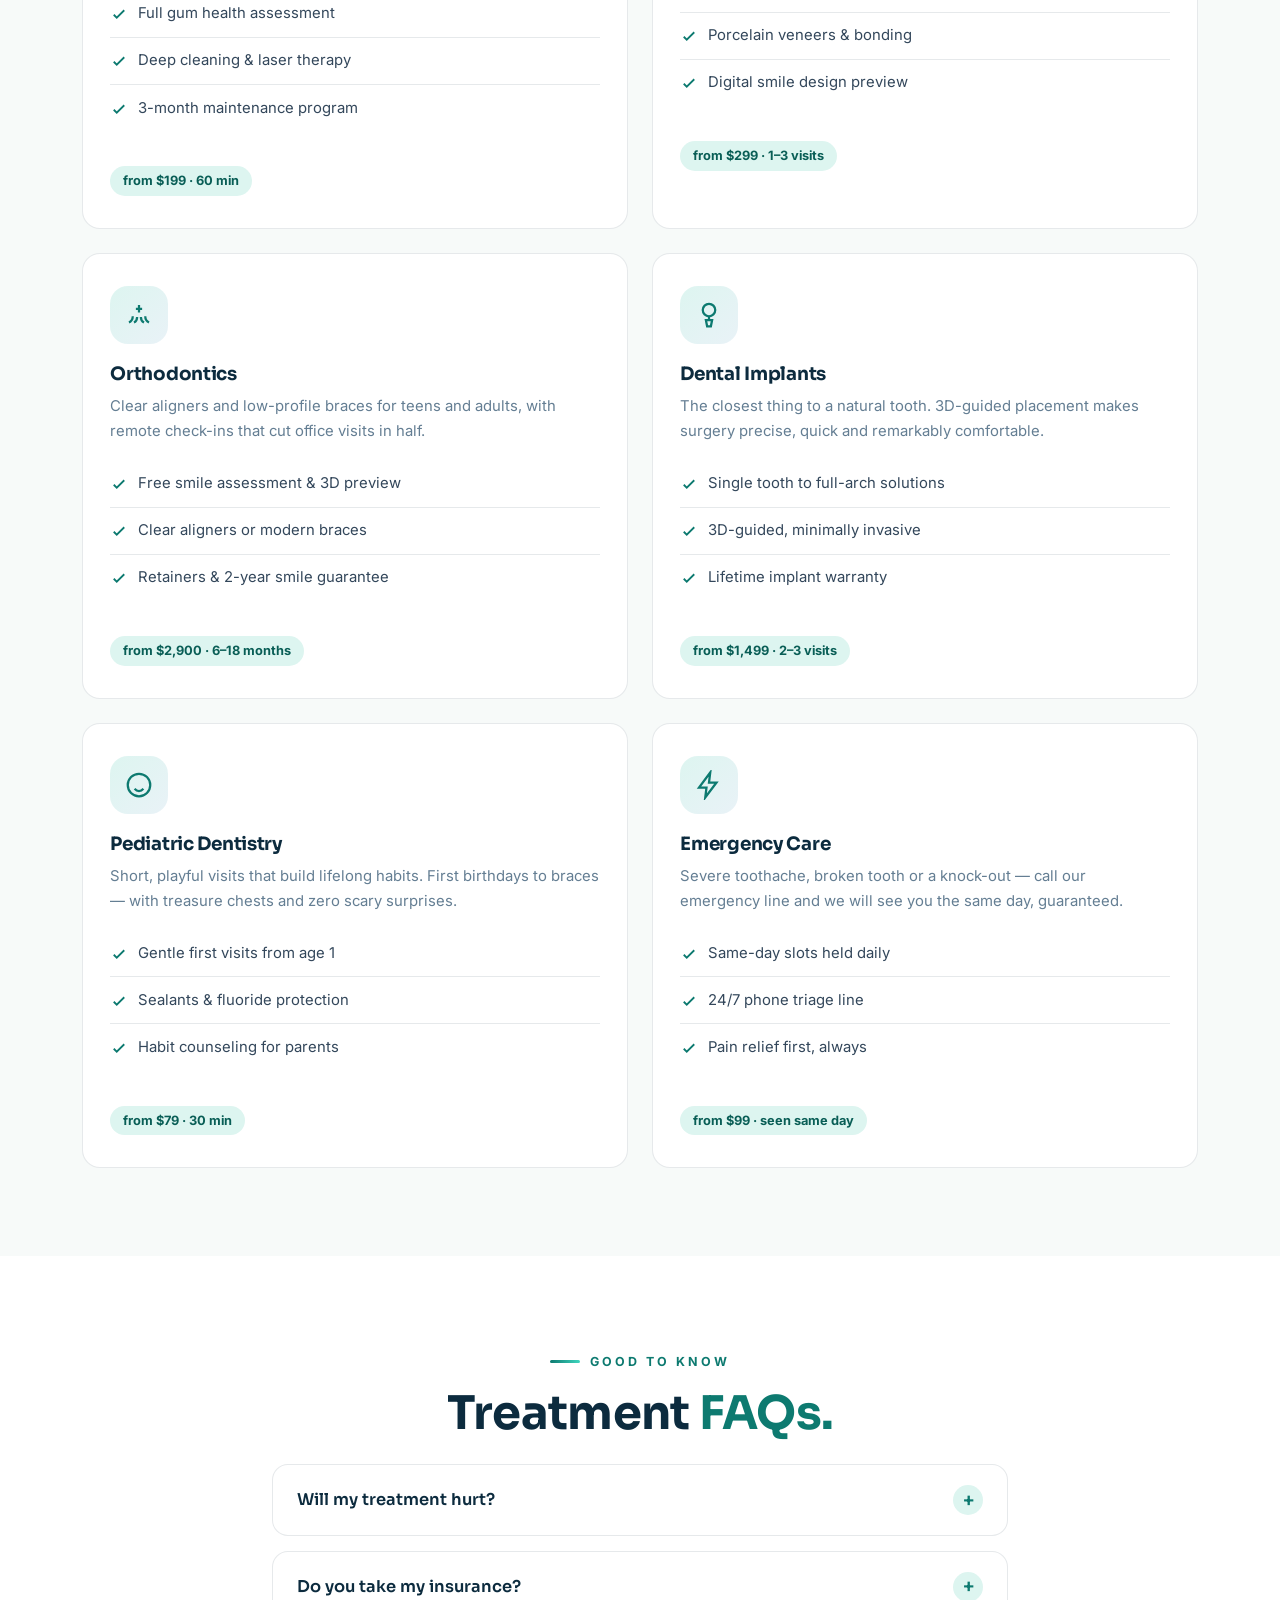
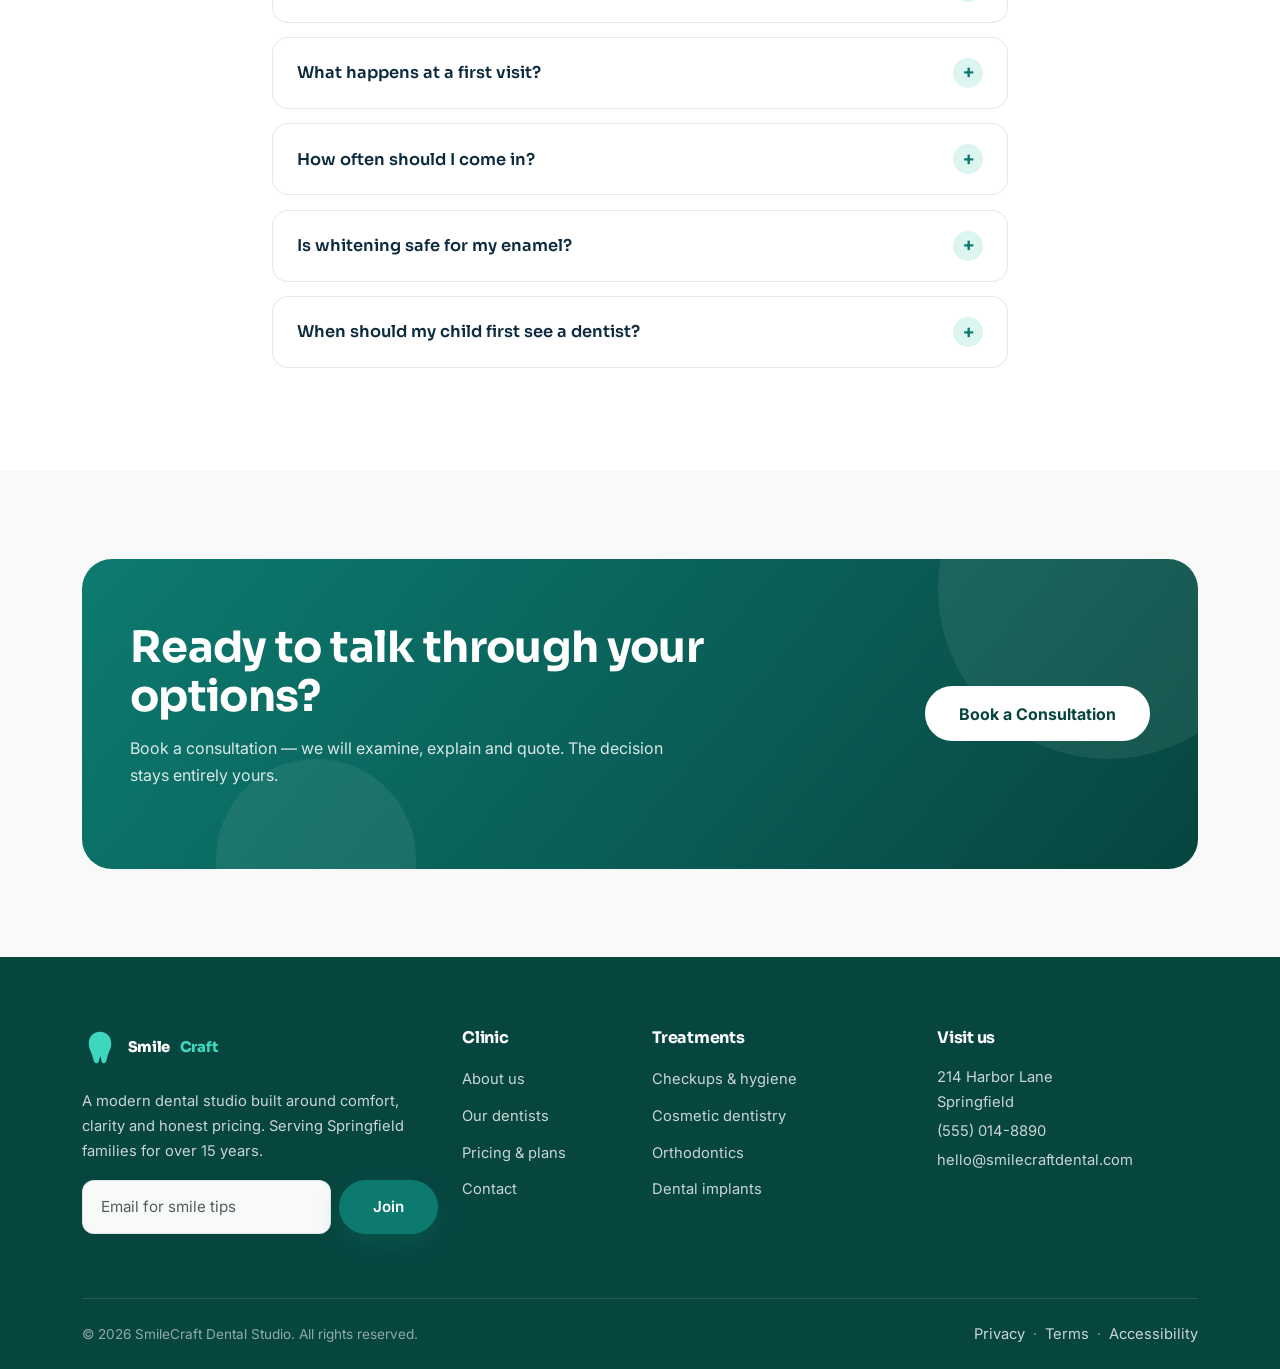
<file: services.html>
<!DOCTYPE html>
<html lang="en">
<head>
  <meta charset="UTF-8">
  <meta name="viewport" content="width=device-width, initial-scale=1.0">
  <meta name="description" content="SmileCraft treatments: checkups, cosmetic dentistry, orthodontics, implants, pediatric care, root canals, gum care and same-day emergency dentistry.">
  <title>Treatments — SmileCraft Dental Studio</title>
  <link href="https://cdn.jsdelivr.net/npm/bootstrap@5.3.3/dist/css/bootstrap.min.css" rel="stylesheet">
  <link rel="preconnect" href="https://fonts.googleapis.com">
  <link rel="preconnect" href="https://fonts.gstatic.com" crossorigin>
  <link href="https://fonts.googleapis.com/css2?family=Inter:wght@400;500;600&family=Sora:wght@500;600;700;800&display=swap" rel="stylesheet">
  <link rel="stylesheet" href="assets/css/style.css">
  <link rel="icon" href="data:image/svg+xml,%3Csvg xmlns='http://www.w3.org/2000/svg' viewBox='0 0 40 40'%3E%3Cpath d='M20 3C12.5 3 7.5 8.5 7.5 16c0 6.5 3.2 9.6 4.3 14.7 1 4.6 2 7.3 4.9 7.3 2.9 0 2.2-5.4 3.8-7.6 1.1 2.2.4 7.6 3.3 7.6 2.9 0 3.4-2.7 4.4-7.3 1.1-5.1 4.3-8.2 4.3-14.7C32.5 8.5 27.5 3 20 3z' fill='%230D7A70'/%3E%3C/svg%3E">
</head>
<body>

  <!-- ============ NAVBAR ============ -->
  <nav class="navbar navbar-expand-lg navbar-smile fixed-top" id="mainNav" aria-label="Main navigation">
    <div class="container">
      <a class="brand-mark" href="index.html" aria-label="SmileCraft home">
        <svg viewBox="0 0 40 40" fill="none" aria-hidden="true"><path d="M20 3C12.5 3 7.5 8.5 7.5 16c0 6.5 3.2 9.6 4.3 14.7 1 4.6 2 7.3 4.9 7.3 2.9 0 2.2-5.4 3.8-7.6 1.1 2.2.4 7.6 3.3 7.6 2.9 0 3.4-2.7 4.4-7.3 1.1-5.1 4.3-8.2 4.3-14.7C32.5 8.5 27.5 3 20 3z" fill="#0D7A70"/></svg>
        Smile<span class="accent">Craft</span>
      </a>
      <button class="navbar-toggler" type="button" data-bs-toggle="collapse" data-bs-target="#navMenu"
              aria-controls="navMenu" aria-expanded="false" aria-label="Toggle navigation">
        <span class="navbar-toggler-icon"></span>
      </button>
      <div class="collapse navbar-collapse" id="navMenu">
        <ul class="navbar-nav ms-auto align-items-lg-center">
          <li class="nav-item"><a class="nav-link" href="index.html">Home</a></li>
          <li class="nav-item"><a class="nav-link" href="about.html">About</a></li>
          <li class="nav-item"><a class="nav-link active" aria-current="page" href="services.html">Treatments</a></li>
          <li class="nav-item"><a class="nav-link" href="dentists.html">Dentists</a></li>
          <li class="nav-item"><a class="nav-link" href="pricing.html">Pricing</a></li>
          <li class="nav-item"><a class="nav-link" href="contact.html">Contact</a></li>
          <li class="nav-item ms-lg-3"><a class="btn btn-teal btn-sm" href="contact.html#booking">Book a Visit</a></li>
        </ul>
      </div>
    </div>
  </nav>

  <!-- ============ PAGE HERO ============ -->
  <header class="page-hero">
    <div class="container">
      <div class="crumb"><a href="index.html">Home</a> &nbsp;/&nbsp; Treatments</div>
      <h1>Every treatment, <span class="accent">explained clearly.</span></h1>
      <p>Browse our full range of care below — each with honest pricing, typical visit counts and what to expect. Not sure what you need? Try the finder.</p>
    </div>
  </header>

  <!-- ============ TREATMENT FINDER ============ -->
  <section class="pt-4 pb-0">
    <div class="container">
      <div class="finder-shell reveal" id="finder"
           data-map='{"toothache":{"title":"Likely: Root Canal Therapy or Emergency Care","text":"A persistent ache often means the tooth nerve is inflamed. We can usually relieve the pain the same day you call, then save the tooth with a gentle root canal."},"crooked":{"title":"Likely: Orthodontics","text":"Clear aligners or modern braces can straighten most smiles in 6\u201318 months. Book a free smile assessment and see a digital preview of your result."},"missing":{"title":"Likely: Dental Implants","text":"A missing tooth is best replaced with an implant \u2014 a permanent root that looks and chews like the real thing. Most single implants finish in two visits."},"stained":{"title":"Likely: Cosmetic Whitening","text":"Professional whitening lifts years of coffee, tea and wine stains in a single 90-minute session, with custom take-home trays to keep it bright."},"gums":{"title":"Likely: Gum Care","text":"Bleeding gums are an early warning sign. A deep clean and a personalised home-care plan usually reverse it before it becomes serious."},"kids":{"title":"Likely: Pediatric Dentistry","text":"Children should see a dentist by their first birthday. Our kid-first visits are short, playful and cavity-prevention focused."}}'>
        <span class="kicker">Not sure what you need?</span>
        <h3 style="font-size:1.5rem;">Tell us what is bothering you</h3>
        <div class="finder-opts">
          <button type="button" data-symptom="toothache">Toothache</button>
          <button type="button" data-symptom="crooked">Crooked teeth</button>
          <button type="button" data-symptom="missing">Missing tooth</button>
          <button type="button" data-symptom="stained">Stained teeth</button>
          <button type="button" data-symptom="gums">Bleeding gums</button>
          <button type="button" data-symptom="kids">Care for my child</button>
        </div>
        <div class="finder-result" id="finderResult" role="status">
          <h4></h4>
          <p></p>
          <a class="svc-link" href="#checkups"></a>
        </div>
        <p class="finder-note">This is a friendly guide, not a diagnosis — only an in-person exam can confirm what you need.</p>
      </div>
    </div>
  </section>

  <!-- ============ SERVICE LIST ============ -->
  <section>
    <div class="container">
      <div class="filter-pills reveal" data-filter-group=".svc-item">
        <button type="button" class="on" data-filter="all">All</button>
        <button type="button" data-filter="general">General</button>
        <button type="button" data-filter="cosmetic">Cosmetic</button>
        <button type="button" data-filter="ortho">Orthodontics</button>
        <button type="button" data-filter="surgical">Surgical</button>
        <button type="button" data-filter="kids">Kids</button>
        <button type="button" data-filter="urgent">Urgent</button>
      </div>

      <div class="row g-4">
        <div class="col-lg-6 svc-item reveal" data-cat="general" id="checkups">
          <div class="service-card">
            <div class="svc-icon"><svg viewBox="0 0 24 24" fill="none" stroke="currentColor" stroke-width="1.8"><path d="M12 3C9 3 6.5 5.5 6.5 9c0 3 1.6 4.4 2.2 6.8.5 2.2 1 3.2 2.4 3.2 1.5 0 1-2.4 1.7-3.6.7 1.2.2 3.6 1.7 3.6 1.4 0 1.9-1 2.4-3.2.6-2.4 2.2-3.8 2.2-6.8 0-3.5-2.5-6-5.5-6z"/></svg></div>
            <h3>Checkups &amp; Hygiene</h3>
            <p>The foundation of everything. A thorough exam, gentle airflow clean and low-dose digital X-rays — plus a personal home-care plan you will actually follow.</p>
            <ul class="p-list">
              <li><svg viewBox="0 0 24 24" fill="none" stroke="currentColor" stroke-width="2.4"><path d="M5 13l4 4L19 7"/></svg>Full exam + oral cancer screening</li>
              <li><svg viewBox="0 0 24 24" fill="none" stroke="currentColor" stroke-width="2.4"><path d="M5 13l4 4L19 7"/></svg>Airflow stain removal &amp; polish</li>
              <li><svg viewBox="0 0 24 24" fill="none" stroke="currentColor" stroke-width="2.4"><path d="M5 13l4 4L19 7"/></svg>Digital X-rays (80% less radiation)</li>
            </ul>
            <span class="price-tag">from $89 · 45 min · every 6 months</span>
          </div>
        </div>

        <div class="col-lg-6 svc-item reveal" data-cat="general" id="rootcanal">
          <div class="service-card">
            <div class="svc-icon"><svg viewBox="0 0 24 24" fill="none" stroke="currentColor" stroke-width="1.8"><circle cx="12" cy="12" r="9"/><path d="M12 7v5l3 3"/></svg></div>
            <h3>Root Canal Therapy</h3>
            <p>Forget the horror stories. With rotary instruments and profound anesthesia, most root canals feel like getting a filling — and the toothache stops the same day.</p>
            <ul class="p-list">
              <li><svg viewBox="0 0 24 24" fill="none" stroke="currentColor" stroke-width="2.4"><path d="M5 13l4 4L19 7"/></svg>Single-visit treatment in most cases</li>
              <li><svg viewBox="0 0 24 24" fill="none" stroke="currentColor" stroke-width="2.4"><path d="M5 13l4 4L19 7"/></svg>Microscope-guided precision</li>
              <li><svg viewBox="0 0 24 24" fill="none" stroke="currentColor" stroke-width="2.4"><path d="M5 13l4 4L19 7"/></svg>Sedation available for anxious patients</li>
            </ul>
            <span class="price-tag">from $549 · 60–90 min</span>
          </div>
        </div>

        <div class="col-lg-6 svc-item reveal" data-cat="general" id="gumcare">
          <div class="service-card">
            <div class="svc-icon"><svg viewBox="0 0 24 24" fill="none" stroke="currentColor" stroke-width="1.8"><path d="M12 21s-7.5-4.7-7.5-10A4.5 4.5 0 0112 6.5 4.5 4.5 0 0119.5 11c0 5.3-7.5 10-7.5 10z"/></svg></div>
            <h3>Gum Care</h3>
            <p>Bleeding gums are reversible when caught early. Deep cleaning, laser therapy and a realistic home routine protect the foundation your teeth stand on.</p>
            <ul class="p-list">
              <li><svg viewBox="0 0 24 24" fill="none" stroke="currentColor" stroke-width="2.4"><path d="M5 13l4 4L19 7"/></svg>Full gum health assessment</li>
              <li><svg viewBox="0 0 24 24" fill="none" stroke="currentColor" stroke-width="2.4"><path d="M5 13l4 4L19 7"/></svg>Deep cleaning &amp; laser therapy</li>
              <li><svg viewBox="0 0 24 24" fill="none" stroke="currentColor" stroke-width="2.4"><path d="M5 13l4 4L19 7"/></svg>3-month maintenance program</li>
            </ul>
            <span class="price-tag">from $199 · 60 min</span>
          </div>
        </div>

        <div class="col-lg-6 svc-item reveal" data-cat="cosmetic" id="cosmetic">
          <div class="service-card">
            <div class="svc-icon"><svg viewBox="0 0 24 24" fill="none" stroke="currentColor" stroke-width="1.8"><path d="M12 3l1.8 4.6L18 9l-4.2 1.4L12 15l-1.8-4.6L6 9l4.2-1.4z"/><path d="M19 15l.9 2.1L22 18l-2.1.9L19 21l-.9-2.1L16 18l2.1-.9z"/></svg></div>
            <h3>Cosmetic Dentistry</h3>
            <p>Whitening, veneers and bonding planned with a digital smile preview — you approve the final look before we touch a tooth.</p>
            <ul class="p-list">
              <li><svg viewBox="0 0 24 24" fill="none" stroke="currentColor" stroke-width="2.4"><path d="M5 13l4 4L19 7"/></svg>In-chair whitening (up to 8 shades)</li>
              <li><svg viewBox="0 0 24 24" fill="none" stroke="currentColor" stroke-width="2.4"><path d="M5 13l4 4L19 7"/></svg>Porcelain veneers &amp; bonding</li>
              <li><svg viewBox="0 0 24 24" fill="none" stroke="currentColor" stroke-width="2.4"><path d="M5 13l4 4L19 7"/></svg>Digital smile design preview</li>
            </ul>
            <span class="price-tag">from $299 · 1–3 visits</span>
          </div>
        </div>

        <div class="col-lg-6 svc-item reveal" data-cat="ortho" id="ortho">
          <div class="service-card">
            <div class="svc-icon"><svg viewBox="0 0 24 24" fill="none" stroke="currentColor" stroke-width="1.8"><path d="M4 18c2-1 3-3 3-5M8 18c1.5-.8 2.5-2.5 2.5-4.5M20 18c-2-1-3-3-3-5M16 18c-1.5-.8-2.5-2.5-2.5-4.5"/><path d="M12 4v6M9.5 7h5"/></svg></div>
            <h3>Orthodontics</h3>
            <p>Clear aligners and low-profile braces for teens and adults, with remote check-ins that cut office visits in half.</p>
            <ul class="p-list">
              <li><svg viewBox="0 0 24 24" fill="none" stroke="currentColor" stroke-width="2.4"><path d="M5 13l4 4L19 7"/></svg>Free smile assessment &amp; 3D preview</li>
              <li><svg viewBox="0 0 24 24" fill="none" stroke="currentColor" stroke-width="2.4"><path d="M5 13l4 4L19 7"/></svg>Clear aligners or modern braces</li>
              <li><svg viewBox="0 0 24 24" fill="none" stroke="currentColor" stroke-width="2.4"><path d="M5 13l4 4L19 7"/></svg>Retainers &amp; 2-year smile guarantee</li>
            </ul>
            <span class="price-tag">from $2,900 · 6–18 months</span>
          </div>
        </div>

        <div class="col-lg-6 svc-item reveal" data-cat="surgical" id="implants">
          <div class="service-card">
            <div class="svc-icon"><svg viewBox="0 0 24 24" fill="none" stroke="currentColor" stroke-width="1.8"><circle cx="12" cy="8" r="5"/><path d="M12 13v3M9.5 16h5l-1 5h-3z"/></svg></div>
            <h3>Dental Implants</h3>
            <p>The closest thing to a natural tooth. 3D-guided placement makes surgery precise, quick and remarkably comfortable.</p>
            <ul class="p-list">
              <li><svg viewBox="0 0 24 24" fill="none" stroke="currentColor" stroke-width="2.4"><path d="M5 13l4 4L19 7"/></svg>Single tooth to full-arch solutions</li>
              <li><svg viewBox="0 0 24 24" fill="none" stroke="currentColor" stroke-width="2.4"><path d="M5 13l4 4L19 7"/></svg>3D-guided, minimally invasive</li>
              <li><svg viewBox="0 0 24 24" fill="none" stroke="currentColor" stroke-width="2.4"><path d="M5 13l4 4L19 7"/></svg>Lifetime implant warranty</li>
            </ul>
            <span class="price-tag">from $1,499 · 2–3 visits</span>
          </div>
        </div>

        <div class="col-lg-6 svc-item reveal" data-cat="kids" id="pediatric">
          <div class="service-card">
            <div class="svc-icon"><svg viewBox="0 0 24 24" fill="none" stroke="currentColor" stroke-width="1.8"><circle cx="12" cy="12" r="9"/><path d="M8.5 10.5h.01M15.5 10.5h.01M8.5 15c1 1.2 2.2 1.8 3.5 1.8s2.5-.6 3.5-1.8"/></svg></div>
            <h3>Pediatric Dentistry</h3>
            <p>Short, playful visits that build lifelong habits. First birthdays to braces — with treasure chests and zero scary surprises.</p>
            <ul class="p-list">
              <li><svg viewBox="0 0 24 24" fill="none" stroke="currentColor" stroke-width="2.4"><path d="M5 13l4 4L19 7"/></svg>Gentle first visits from age 1</li>
              <li><svg viewBox="0 0 24 24" fill="none" stroke="currentColor" stroke-width="2.4"><path d="M5 13l4 4L19 7"/></svg>Sealants &amp; fluoride protection</li>
              <li><svg viewBox="0 0 24 24" fill="none" stroke="currentColor" stroke-width="2.4"><path d="M5 13l4 4L19 7"/></svg>Habit counseling for parents</li>
            </ul>
            <span class="price-tag">from $79 · 30 min</span>
          </div>
        </div>

        <div class="col-lg-6 svc-item reveal" data-cat="urgent" id="emergency">
          <div class="service-card">
            <div class="svc-icon"><svg viewBox="0 0 24 24" fill="none" stroke="currentColor" stroke-width="1.8"><path d="M13 2L4 14h6l-1 8 9-12h-6z"/></svg></div>
            <h3>Emergency Care</h3>
            <p>Severe toothache, broken tooth or a knock-out — call our emergency line and we will see you the same day, guaranteed.</p>
            <ul class="p-list">
              <li><svg viewBox="0 0 24 24" fill="none" stroke="currentColor" stroke-width="2.4"><path d="M5 13l4 4L19 7"/></svg>Same-day slots held daily</li>
              <li><svg viewBox="0 0 24 24" fill="none" stroke="currentColor" stroke-width="2.4"><path d="M5 13l4 4L19 7"/></svg>24/7 phone triage line</li>
              <li><svg viewBox="0 0 24 24" fill="none" stroke="currentColor" stroke-width="2.4"><path d="M5 13l4 4L19 7"/></svg>Pain relief first, always</li>
            </ul>
            <span class="price-tag">from $99 · seen same day</span>
          </div>
        </div>
      </div>
    </div>
  </section>

  <!-- ============ FAQ ============ -->
  <section class="section-alt">
    <div class="container">
      <div class="row justify-content-center">
        <div class="col-lg-8">
          <div class="text-center mb-4 reveal">
            <span class="kicker">Good to Know</span>
            <h2 class="section-title">Treatment <span class="accent">FAQs.</span></h2>
          </div>
          <div class="reveal">
            <div class="faq-item">
              <button class="faq-q" type="button">Will my treatment hurt?<span class="fx">+</span></button>
              <div class="faq-a"><p>Almost certainly not. We use computer-controlled anesthesia that removes the sting of the injection itself, and profound numbing is confirmed before any work begins. For anxious patients we offer several sedation levels — many patients tell us they felt nothing at all.</p></div>
            </div>
            <div class="faq-item">
              <button class="faq-q" type="button">Do you take my insurance?<span class="fx">+</span></button>
              <div class="faq-a"><p>We work with all major dental insurance plans and handle the paperwork for you. Before treatment you receive a written estimate showing exactly what insurance covers and what you pay — no surprises after the fact.</p></div>
            </div>
            <div class="faq-item">
              <button class="faq-q" type="button">What happens at a first visit?<span class="fx">+</span></button>
              <div class="faq-a"><p>A relaxed conversation about your concerns, a full exam with digital X-rays, a gentle clean, and a clear treatment roadmap with honest pricing. Nothing is ever done without your explicit agreement.</p></div>
            </div>
            <div class="faq-item">
              <button class="faq-q" type="button">How often should I come in?<span class="fx">+</span></button>
              <div class="faq-a"><p>For most adults, a checkup and clean every six months keeps small issues small. Patients with gum disease or ongoing orthodontics may benefit from 3–4 month intervals — we will recommend a schedule based on your mouth, not a template.</p></div>
            </div>
            <div class="faq-item">
              <button class="faq-q" type="button">Is whitening safe for my enamel?<span class="fx">+</span></button>
              <div class="faq-a"><p>Yes — professional whitening is extensively studied and safe when supervised. We first check for cavities and gum issues, protect your gums during treatment, and use enamel-safe gels. Over-the-counter strips cannot match the result or the safety margin.</p></div>
            </div>
            <div class="faq-item">
              <button class="faq-q" type="button">When should my child first see a dentist?<span class="fx">+</span></button>
              <div class="faq-a"><p>By their first birthday, or when the first tooth appears. Early visits are short and fun — mostly a ride in the chair and a tooth count — and they prevent the fear that comes from a first visit being an emergency one.</p></div>
            </div>
          </div>
        </div>
      </div>
    </div>
  </section>

  <!-- ============ CTA ============ -->
  <section>
    <div class="container">
      <div class="cta-band reveal">
        <div class="row align-items-center g-4">
          <div class="col-lg-8">
            <h2>Ready to talk through your options?</h2>
            <p>Book a consultation — we will examine, explain and quote. The decision stays entirely yours.</p>
          </div>
          <div class="col-lg-4 text-lg-end btn-row">
            <a href="contact.html#booking" class="btn btn-light-pill">Book a Consultation</a>
          </div>
        </div>
      </div>
    </div>
  </section>

  <!-- ============ FOOTER ============ -->
  <footer class="footer">
    <div class="container">
      <div class="row g-4">
        <div class="col-lg-4">
          <a class="brand-mark" href="index.html" aria-label="SmileCraft home">
            <svg viewBox="0 0 40 40" fill="none" aria-hidden="true"><path d="M20 3C12.5 3 7.5 8.5 7.5 16c0 6.5 3.2 9.6 4.3 14.7 1 4.6 2 7.3 4.9 7.3 2.9 0 2.2-5.4 3.8-7.6 1.1 2.2.4 7.6 3.3 7.6 2.9 0 3.4-2.7 4.4-7.3 1.1-5.1 4.3-8.2 4.3-14.7C32.5 8.5 27.5 3 20 3z" fill="#3ED6BE"/></svg>
            Smile<span style="color:#3ED6BE">Craft</span>
          </a>
          <p class="mt-3">A modern dental studio built around comfort, clarity and honest pricing. Serving Springfield families for over 15 years.</p>
          <form id="newsForm" class="d-flex gap-2 mt-3" novalidate>
            <input type="email" class="form-control" placeholder="Email for smile tips" aria-label="Email address" required>
            <button class="btn btn-teal" type="submit">Join</button>
          </form>
          <p id="newsNote" class="mt-2" style="font-size:.85rem;"></p>
        </div>
        <div class="col-6 col-lg-2">
          <h5>Clinic</h5>
          <ul>
            <li><a href="about.html">About us</a></li>
            <li><a href="dentists.html">Our dentists</a></li>
            <li><a href="pricing.html">Pricing &amp; plans</a></li>
            <li><a href="contact.html">Contact</a></li>
          </ul>
        </div>
        <div class="col-6 col-lg-3">
          <h5>Treatments</h5>
          <ul>
            <li><a href="services.html#checkups">Checkups &amp; hygiene</a></li>
            <li><a href="services.html#cosmetic">Cosmetic dentistry</a></li>
            <li><a href="services.html#ortho">Orthodontics</a></li>
            <li><a href="services.html#implants">Dental implants</a></li>
          </ul>
        </div>
        <div class="col-lg-3">
          <h5>Visit us</h5>
          <p class="mb-1">214 Harbor Lane<br>Springfield</p>
          <p class="mb-1"><a href="tel:+15550148890">(555) 014-8890</a></p>
          <p class="mb-0"><a href="mailto:hello@smilecraftdental.com">hello@smilecraftdental.com</a></p>
        </div>
      </div>
      <div class="footer-bottom">
        <span>© 2026 SmileCraft Dental Studio. All rights reserved.</span>
        <span><a href="#">Privacy</a> &nbsp;·&nbsp; <a href="#">Terms</a> &nbsp;·&nbsp; <a href="#">Accessibility</a></span>
      </div>
    </div>
  </footer>

  <button class="to-top" id="toTop" aria-label="Back to top">
    <svg viewBox="0 0 24 24" fill="none" stroke="currentColor" stroke-width="2.4"><path d="M12 19V5M5 12l7-7 7 7"/></svg>
  </button>

  <script src="https://cdn.jsdelivr.net/npm/bootstrap@5.3.3/dist/js/bootstrap.bundle.min.js"></script>
  <script src="assets/js/main.js"></script>
</body>
</html>
</file>
<file: assets/css/style.css>
/* ============================================================
   SMILECRAFT — Dental Studio
   Premium dental clinic website template
   Bootstrap 5.3 + custom design system
   ============================================================ */

:root{
  --bg:        #F7FAF9;
  --surface:   #FFFFFF;
  --ink:       #0C2B3E;
  --ink-soft:  #33475B;
  --muted:     #647E93;
  --line:      rgba(12,43,62,.10);
  --teal:      #0D7A70;
  --teal-dark: #095E56;
  --teal-deep: #07453F;
  --mint:      #3ED6BE;
  --mint-soft: #DDF5F0;
  --mint-pale: #EDFAF7;
  --sky:       #E9F2F7;
  --amber:     #F5A623;
  --coral:     #FF7A59;
  --radius:    18px;
  --shadow-sm: 0 6px 18px rgba(12,43,62,.07);
  --shadow-md: 0 18px 44px rgba(12,43,62,.12);
  --font-head: 'Sora', 'Segoe UI', sans-serif;
  --font-body: 'Inter', 'Segoe UI', sans-serif;
}

*{ -webkit-tap-highlight-color: transparent; }

html{ scroll-behavior: smooth; }

body{
  font-family: var(--font-body);
  background: var(--bg);
  color: var(--ink-soft);
  line-height: 1.7;
  overflow-x: hidden;
}

::selection{ background: var(--mint); color: var(--teal-deep); }

h1,h2,h3,h4,h5,.h1,.h2,.h3,.h4,.h5{
  font-family: var(--font-head);
  font-weight: 700;
  line-height: 1.15;
  letter-spacing: -.015em;
  color: var(--ink);
}

.kicker{
  display: inline-flex; align-items: center; gap: .6rem;
  font-size: .78rem; font-weight: 700;
  letter-spacing: .24em; text-transform: uppercase;
  color: var(--teal);
  margin-bottom: .9rem;
}
.kicker::before{
  content:""; width: 30px; height: 3px; border-radius: 3px;
  background: linear-gradient(90deg, var(--teal), var(--mint));
}

.section-title{ font-size: clamp(1.9rem, 4vw, 2.9rem); margin-bottom: 1rem; }
.section-sub{ color: var(--muted); max-width: 640px; font-size: 1.05rem; }
.accent{ color: var(--teal); }

section{ padding: 5.5rem 0; }
.section-alt{ background: var(--surface); }

/* ---------- Buttons ---------- */
.btn-teal{
  --bs-btn-font-weight: 600;
  background: var(--teal); border: 2px solid var(--teal); color: #fff;
  font-weight: 600; font-size: .95rem;
  padding: .85rem 2rem; border-radius: 999px;
  transition: all .25s ease;
  box-shadow: 0 10px 24px rgba(13,122,112,.28);
}
.btn-teal:hover{ background: var(--teal-dark); border-color: var(--teal-dark); color: #fff; transform: translateY(-2px); }

.btn-outline-teal{
  background: transparent; color: var(--teal);
  border: 2px solid rgba(13,122,112,.4);
  font-weight: 600; font-size: .95rem;
  padding: .85rem 2rem; border-radius: 999px;
  transition: all .25s ease;
}
.btn-outline-teal:hover{ background: var(--mint-soft); border-color: var(--teal); color: var(--teal-dark); }

.btn-light-pill{
  background: #fff; color: var(--teal-deep);
  border: 2px solid #fff; font-weight: 700;
  padding: .85rem 2rem; border-radius: 999px;
  transition: all .25s ease;
}
.btn-light-pill:hover{ background: transparent; color: #fff; }

/* ---------- Navbar ---------- */
.navbar-smile{
  background: rgba(255,255,255,.92);
  backdrop-filter: blur(12px);
  -webkit-backdrop-filter: blur(12px);
  border-bottom: 1px solid var(--line);
  padding: .8rem 0;
  transition: box-shadow .3s ease;
}
.navbar-smile.scrolled{ box-shadow: var(--shadow-sm); }

.brand-mark{
  display: inline-flex; align-items: center; gap: .6rem;
  font-family: var(--font-head); font-weight: 800; font-size: 1.3rem;
  color: var(--ink); text-decoration: none; letter-spacing: -.02em;
}
.brand-mark svg{ width: 36px; height: 36px; }
.brand-mark:hover{ color: var(--ink); }

.navbar-smile .nav-link{
  color: var(--ink-soft); font-weight: 500; font-size: .95rem;
  padding: .5rem .9rem !important; border-radius: 999px;
  transition: all .2s ease;
}
.navbar-smile .nav-link:hover{ color: var(--teal); background: var(--mint-pale); }
.navbar-smile .nav-link.active{ color: var(--teal-dark); background: var(--mint-soft); font-weight: 600; }

.navbar-toggler{ border: 1px solid var(--line); border-radius: 12px; }
.navbar-toggler:focus{ box-shadow: 0 0 0 .2rem rgba(13,122,112,.15); }

/* ---------- Hero ---------- */
.hero{
  position: relative;
  padding: 9.5rem 0 5rem;
  background:
    radial-gradient(720px 420px at 88% 8%, var(--mint-soft), transparent 65%),
    radial-gradient(560px 380px at 4% 90%, var(--sky), transparent 60%),
    var(--bg);
  overflow: hidden;
}
.hero-badge{
  display: inline-flex; align-items: center; gap: .55rem;
  background: var(--surface); border: 1px solid var(--line);
  padding: .45rem 1.1rem .45rem .6rem; border-radius: 999px;
  font-size: .85rem; font-weight: 600; color: var(--teal-dark);
  box-shadow: var(--shadow-sm); margin-bottom: 1.4rem;
}
.hero-badge .dot{
  width: 10px; height: 10px; border-radius: 50%;
  background: var(--mint);
  box-shadow: 0 0 0 4px var(--mint-soft);
  animation: pulse 2s infinite;
}
@keyframes pulse{
  0%,100%{ box-shadow: 0 0 0 4px var(--mint-soft); }
  50%{ box-shadow: 0 0 0 8px rgba(62,214,190,.12); }
}
.hero h1{ font-size: clamp(2.6rem, 6vw, 4.3rem); margin-bottom: 1.2rem; }
.hero .lead{ font-size: 1.12rem; color: var(--muted); max-width: 520px; }

.hero-trust{
  display: flex; flex-wrap: wrap; gap: 1.6rem; margin-top: 2.2rem;
}
.hero-trust .t-item{ display: flex; align-items: center; gap: .6rem; font-size: .9rem; font-weight: 600; color: var(--ink); }
.hero-trust .t-item svg{ width: 22px; height: 22px; flex: none; }

.hero-art{
  position: relative; text-align: center;
}
.hero-art img{ max-width: 100%; height: auto; filter: drop-shadow(0 30px 50px rgba(13,122,112,.18)); }
.float-card{
  position: absolute; background: var(--surface);
  border: 1px solid var(--line); border-radius: 16px;
  box-shadow: var(--shadow-md); padding: .8rem 1.1rem;
  display: flex; align-items: center; gap: .7rem;
  font-size: .85rem; font-weight: 600; color: var(--ink);
  animation: floaty 5s ease-in-out infinite;
}
.float-card small{ display: block; font-weight: 400; color: var(--muted); font-size: .75rem; }
.float-card .fc-icon{
  width: 40px; height: 40px; border-radius: 12px; flex: none;
  display: flex; align-items: center; justify-content: center;
  background: var(--mint-soft); color: var(--teal);
}
.float-card .fc-icon svg{ width: 22px; height: 22px; }
.fc-1{ top: 6%; left: -2%; }
.fc-2{ bottom: 10%; right: -2%; animation-delay: 2.5s; }
@keyframes floaty{ 0%,100%{ transform: translateY(0); } 50%{ transform: translateY(-12px); } }

/* ---------- Marquee strip ---------- */
.trust-strip{
  background: var(--teal-deep); color: #fff;
  padding: 1.1rem 0; overflow: hidden; white-space: nowrap;
}
.trust-strip .marquee{ display: inline-flex; gap: 3.5rem; animation: marquee 26s linear infinite; }
.trust-strip span{ font-family: var(--font-head); font-weight: 600; font-size: .95rem; letter-spacing: .06em; }
.trust-strip span i{ color: var(--mint); font-style: normal; margin-right: .6rem; }
@keyframes marquee{ from{ transform: translateX(0); } to{ transform: translateX(-50%); } }

/* ---------- Stats band ---------- */
.stats-band{
  background: linear-gradient(135deg, var(--teal) 0%, var(--teal-dark) 60%, var(--teal-deep) 100%);
  border-radius: 28px; color: #fff;
  padding: 3rem 2.5rem; margin-top: -3.2rem;
  position: relative; z-index: 2;
  box-shadow: 0 26px 60px rgba(9,94,86,.35);
}
.stat{ text-align: center; padding: 1rem .5rem; }
.stat .num{
  font-family: var(--font-head); font-weight: 800;
  font-size: clamp(2rem, 4vw, 2.9rem); line-height: 1;
  color: #fff;
}
.stat .num .suffix{ color: var(--mint); }
.stat .lbl{ font-size: .85rem; letter-spacing: .12em; text-transform: uppercase; opacity: .85; margin-top: .4rem; }

/* ---------- Cards ---------- */
.service-card{
  background: var(--surface); border: 1px solid var(--line);
  border-radius: var(--radius); padding: 2rem 1.7rem;
  height: 100%; transition: all .3s ease;
  position: relative; overflow: hidden;
}
.service-card::after{
  content:""; position: absolute; inset: auto -30% -45% auto;
  width: 200px; height: 200px; border-radius: 50%;
  background: var(--mint-pale); opacity: 0; transition: opacity .3s ease;
}
.service-card:hover{ transform: translateY(-8px); box-shadow: var(--shadow-md); border-color: rgba(13,122,112,.25); }
.service-card:hover::after{ opacity: 1; }
.service-card > *{ position: relative; z-index: 1; }
.svc-icon{
  width: 58px; height: 58px; border-radius: 18px;
  background: linear-gradient(135deg, var(--mint-soft), var(--sky));
  display: flex; align-items: center; justify-content: center;
  margin-bottom: 1.2rem; color: var(--teal);
}
.svc-icon svg{ width: 30px; height: 30px; }
.service-card h3{ font-size: 1.15rem; margin-bottom: .6rem; }
.service-card p{ font-size: .93rem; color: var(--muted); margin-bottom: 1rem; }
.svc-link{
  font-weight: 600; font-size: .9rem; color: var(--teal);
  text-decoration: none; display: inline-flex; align-items: center; gap: .4rem;
}
.svc-link:hover{ color: var(--teal-dark); gap: .7rem; }
.svc-link{ transition: gap .2s ease; }
.price-tag{
  display: inline-block; font-size: .8rem; font-weight: 700;
  color: var(--teal-dark); background: var(--mint-soft);
  padding: .25rem .8rem; border-radius: 999px; margin-top: .4rem;
}

/* ---------- Feature rows ---------- */
.feature-check{ display: flex; gap: .9rem; margin-bottom: 1.3rem; }
.feature-check .fc{
  width: 34px; height: 34px; flex: none; border-radius: 50%;
  background: var(--mint-soft); color: var(--teal);
  display: flex; align-items: center; justify-content: center;
}
.feature-check .fc svg{ width: 18px; height: 18px; }
.feature-check h4{ font-size: 1.02rem; margin-bottom: .2rem; }
.feature-check p{ font-size: .92rem; color: var(--muted); margin: 0; }

.rounded-art{ border-radius: 28px; box-shadow: var(--shadow-md); width: 100%; height: auto; }

/* ---------- Gallery ---------- */
.smile-card{
  background: var(--surface); border: 1px solid var(--line);
  border-radius: var(--radius); overflow: hidden; height: 100%;
  transition: transform .3s ease, box-shadow .3s ease;
}
.smile-card:hover{ transform: translateY(-6px); box-shadow: var(--shadow-md); }
.smile-card .art{ background: var(--mint-pale); padding: 1.6rem; text-align: center; }
.smile-card .art svg{ width: 100%; max-width: 220px; height: auto; }
.smile-card .body{ padding: 1.4rem 1.5rem; }
.smile-card h3{ font-size: 1.05rem; margin-bottom: .4rem; }
.smile-card p{ font-size: .9rem; color: var(--muted); margin-bottom: .8rem; }
.treatment-pill{
  display: inline-block; font-size: .75rem; font-weight: 700;
  letter-spacing: .08em; text-transform: uppercase;
  color: var(--teal-dark); background: var(--mint-soft);
  padding: .3rem .85rem; border-radius: 999px;
}

/* ---------- Dentists ---------- */
.dentist-card{
  background: var(--surface); border: 1px solid var(--line);
  border-radius: 22px; overflow: hidden; height: 100%;
  transition: transform .3s ease, box-shadow .3s ease;
  text-align: center;
}
.dentist-card:hover{ transform: translateY(-8px); box-shadow: var(--shadow-md); }
.dentist-card .portrait{ background: linear-gradient(160deg, var(--mint-pale), var(--sky)); padding: 2rem 2rem 0; }
.dentist-card .portrait svg{ width: 150px; height: auto; }
.dentist-card .body{ padding: 1.5rem; }
.dentist-card h3{ font-size: 1.15rem; margin-bottom: .15rem; }
.dentist-card .role{ color: var(--teal); font-weight: 600; font-size: .9rem; margin-bottom: .7rem; }
.cred-tags{ display: flex; flex-wrap: wrap; gap: .4rem; justify-content: center; margin-bottom: 1rem; }
.cred-tags span{
  font-size: .72rem; font-weight: 600; color: var(--ink-soft);
  background: var(--bg); border: 1px solid var(--line);
  padding: .25rem .7rem; border-radius: 999px;
}

/* ---------- Testimonials ---------- */
.testi-wrap{
  background: var(--surface); border: 1px solid var(--line);
  border-radius: 26px; padding: 3rem;
  box-shadow: var(--shadow-sm); position: relative; overflow: hidden;
}
.stars{ color: var(--amber); letter-spacing: .2em; font-size: 1.1rem; margin-bottom: 1rem; }
.testi-quote{ font-size: clamp(1.1rem, 2.2vw, 1.5rem); font-family: var(--font-head); font-weight: 500; color: var(--ink); line-height: 1.5; }
.testi-who{ margin-top: 1.4rem; font-weight: 600; color: var(--ink); }
.testi-who small{ display: block; font-weight: 400; color: var(--muted); }
.testi-dots{ display: flex; gap: .5rem; margin-top: 1.6rem; }
.testi-dots button{
  width: 34px; height: 6px; border-radius: 6px; border: 0;
  background: var(--line); cursor: pointer; transition: all .25s ease;
}
.testi-dots button.on{ background: var(--teal); width: 52px; }

/* ---------- Pricing ---------- */
.price-card{
  background: var(--surface); border: 1px solid var(--line);
  border-radius: 24px; padding: 2.4rem 2rem; height: 100%;
  transition: transform .3s ease, box-shadow .3s ease;
  position: relative;
}
.price-card:hover{ transform: translateY(-8px); box-shadow: var(--shadow-md); }
.price-card.featured{
  background: linear-gradient(165deg, var(--teal) 0%, var(--teal-deep) 100%);
  color: #fff; border: 0;
}
.price-card.featured h3, .price-card.featured .p-amount{ color: #fff; }
.price-card.featured .p-list li{ color: rgba(255,255,255,.88); border-color: rgba(255,255,255,.15); }
.price-card.featured .p-note{ color: var(--mint); }
.plan-flag{
  position: absolute; top: -14px; left: 50%; transform: translateX(-50%);
  background: var(--amber); color: #4a2f00;
  font-size: .72rem; font-weight: 800; letter-spacing: .1em; text-transform: uppercase;
  padding: .35rem 1.1rem; border-radius: 999px; white-space: nowrap;
}
.price-card h3{ font-size: 1.25rem; margin-bottom: .3rem; }
.p-amount{ font-family: var(--font-head); font-weight: 800; font-size: 2.6rem; color: var(--ink); }
.p-amount small{ font-size: 1rem; font-weight: 500; color: var(--muted); }
.price-card.featured .p-amount small{ color: rgba(255,255,255,.75); }
.p-note{ font-size: .85rem; color: var(--muted); margin-bottom: 1.4rem; }
.p-list{ list-style: none; padding: 0; margin: 0 0 1.8rem; }
.p-list li{
  padding: .65rem 0; border-bottom: 1px solid var(--line);
  font-size: .93rem; display: flex; gap: .6rem; align-items: flex-start;
}
.p-list li:last-child{ border-bottom: 0; }
.p-list li svg{ width: 18px; height: 18px; flex: none; color: var(--teal); margin-top: .25rem; }
.price-card.featured .p-list li svg{ color: var(--mint); }

/* ---------- FAQ ---------- */
.faq-item{
  background: var(--surface); border: 1px solid var(--line);
  border-radius: 16px; margin-bottom: .9rem; overflow: hidden;
  transition: box-shadow .25s ease;
}
.faq-item.open{ box-shadow: var(--shadow-sm); }
.faq-q{
  width: 100%; background: none; border: 0; text-align: left;
  padding: 1.25rem 1.5rem; display: flex; justify-content: space-between;
  align-items: center; gap: 1rem; cursor: pointer;
  font-family: var(--font-head); font-weight: 600; font-size: 1.02rem; color: var(--ink);
}
.faq-q .fx{
  width: 30px; height: 30px; flex: none; border-radius: 50%;
  background: var(--mint-soft); color: var(--teal);
  display: flex; align-items: center; justify-content: center;
  font-size: 1.2rem; line-height: 1; transition: transform .3s ease;
}
.faq-item.open .fx{ transform: rotate(45deg); background: var(--teal); color: #fff; }
.faq-a{ max-height: 0; overflow: hidden; transition: max-height .35s ease; }
.faq-a p{ padding: 0 1.5rem 1.4rem; margin: 0; color: var(--muted); font-size: .95rem; }

/* ---------- Filter pills ---------- */
.filter-pills{ display: flex; flex-wrap: wrap; gap: .6rem; margin-bottom: 2.2rem; }
.filter-pills button{
  border: 1px solid var(--line); background: var(--surface);
  color: var(--ink-soft); font-weight: 600; font-size: .88rem;
  padding: .55rem 1.3rem; border-radius: 999px; cursor: pointer;
  transition: all .2s ease;
}
.filter-pills button:hover{ border-color: var(--teal); color: var(--teal); }
.filter-pills button.on{ background: var(--teal); border-color: var(--teal); color: #fff; }
.filter-hide{ display: none !important; }

/* ---------- Forms ---------- */
.form-shell{
  background: var(--surface); border: 1px solid var(--line);
  border-radius: 26px; padding: 2.6rem; box-shadow: var(--shadow-md);
}
.form-label{ font-weight: 600; color: var(--ink); font-size: .9rem; }
.form-control, .form-select{
  border: 1.5px solid var(--line); border-radius: 12px;
  padding: .8rem 1.1rem; font-size: .95rem; background: var(--bg);
}
.form-control:focus, .form-select:focus{
  border-color: var(--teal); background: #fff;
  box-shadow: 0 0 0 .22rem rgba(13,122,112,.14);
}
.form-error{ color: #C0392B; font-size: .82rem; margin-top: .3rem; display: none; }
.was-invalid .form-error{ display: block; }
.form-success{
  display: none; text-align: center; padding: 3rem 1rem;
}
.form-success.show{ display: block; animation: popIn .4s ease; }
@keyframes popIn{ from{ opacity: 0; transform: scale(.94); } to{ opacity: 1; transform: scale(1); } }
.success-icon{
  width: 84px; height: 84px; border-radius: 50%;
  background: var(--mint-soft); color: var(--teal);
  display: flex; align-items: center; justify-content: center;
  margin: 0 auto 1.4rem;
}
.success-icon svg{ width: 42px; height: 42px; }

/* ---------- Contact cards / hours ---------- */
.info-card{
  background: var(--surface); border: 1px solid var(--line);
  border-radius: var(--radius); padding: 1.7rem;
  display: flex; gap: 1.1rem; align-items: flex-start;
  transition: transform .25s ease, box-shadow .25s ease; height: 100%;
}
.info-card:hover{ transform: translateY(-5px); box-shadow: var(--shadow-md); }
.info-card .ic{
  width: 52px; height: 52px; flex: none; border-radius: 16px;
  background: var(--mint-soft); color: var(--teal);
  display: flex; align-items: center; justify-content: center;
}
.info-card .ic svg{ width: 26px; height: 26px; }
.info-card h3{ font-size: 1.05rem; margin-bottom: .3rem; }
.info-card p{ margin: 0; font-size: .92rem; color: var(--muted); }
.info-card a{ color: var(--teal); font-weight: 600; text-decoration: none; }
.hours-row{
  display: flex; justify-content: space-between; gap: 1rem;
  padding: .7rem 0; border-bottom: 1px dashed var(--line); font-size: .93rem;
}
.hours-row:last-child{ border-bottom: 0; }
.hours-row .day{ font-weight: 600; color: var(--ink); }
.today-flag{
  font-size: .7rem; font-weight: 800; letter-spacing: .08em; text-transform: uppercase;
  background: var(--mint-soft); color: var(--teal-dark);
  padding: .15rem .6rem; border-radius: 999px; margin-left: .5rem;
}

/* ---------- Emergency banner ---------- */
.emergency-band{
  background: linear-gradient(120deg, #FFF3EC, #FFE9DD);
  border: 1.5px solid rgba(255,122,89,.35);
  border-radius: 22px; padding: 2rem 2.2rem;
  display: flex; flex-wrap: wrap; align-items: center; gap: 1.4rem;
}
.emergency-band .eb-icon{
  width: 62px; height: 62px; border-radius: 50%; flex: none;
  background: var(--coral); color: #fff;
  display: flex; align-items: center; justify-content: center;
}
.emergency-band .eb-icon svg{ width: 30px; height: 30px; }
.emergency-band h3{ margin: 0 0 .2rem; font-size: 1.25rem; }
.emergency-band p{ margin: 0; color: var(--ink-soft); font-size: .95rem; }

/* ---------- Timeline ---------- */
.timeline{ position: relative; padding-left: 2.2rem; }
.timeline::before{
  content:""; position: absolute; left: 8px; top: 6px; bottom: 6px;
  width: 2px; background: linear-gradient(var(--teal), var(--mint));
  border-radius: 2px;
}
.tl-item{ position: relative; padding-bottom: 2rem; }
.tl-item:last-child{ padding-bottom: 0; }
.tl-item::before{
  content:""; position: absolute; left: -2.2rem; top: 4px;
  width: 18px; height: 18px; border-radius: 50%;
  background: var(--surface); border: 4px solid var(--teal);
}
.tl-year{ font-family: var(--font-head); font-weight: 700; color: var(--teal); font-size: .95rem; letter-spacing: .06em; }
.tl-item h4{ margin: .2rem 0 .4rem; font-size: 1.1rem; }
.tl-item p{ color: var(--muted); font-size: .93rem; margin: 0; }

/* ---------- Value cards ---------- */
.value-card{
  background: var(--surface); border: 1px solid var(--line);
  border-radius: var(--radius); padding: 2rem 1.6rem; height: 100%;
  text-align: center; transition: transform .3s ease, box-shadow .3s ease;
}
.value-card:hover{ transform: translateY(-6px); box-shadow: var(--shadow-md); }
.value-card .vc-icon{
  width: 64px; height: 64px; border-radius: 20px; margin: 0 auto 1.2rem;
  background: linear-gradient(135deg, var(--teal), var(--mint));
  color: #fff; display: flex; align-items: center; justify-content: center;
}
.value-card .vc-icon svg{ width: 30px; height: 30px; }
.value-card h3{ font-size: 1.1rem; margin-bottom: .5rem; }
.value-card p{ font-size: .9rem; color: var(--muted); margin: 0; }

/* ---------- CTA band ---------- */
.cta-band{
  background: linear-gradient(130deg, var(--teal) 0%, var(--teal-dark) 55%, var(--teal-deep) 100%);
  border-radius: 30px; padding: 4rem 3rem; color: #fff;
  position: relative; overflow: hidden;
}
.cta-band::before, .cta-band::after{
  content:""; position: absolute; border-radius: 50%;
  background: rgba(255,255,255,.07);
}
.cta-band::before{ width: 340px; height: 340px; top: -140px; right: -80px; }
.cta-band::after{ width: 200px; height: 200px; bottom: -90px; left: 12%; }
.cta-band h2{ color: #fff; font-size: clamp(1.8rem, 3.6vw, 2.7rem); margin-bottom: .8rem; position: relative; z-index: 1; }
.cta-band p{ color: rgba(255,255,255,.85); max-width: 560px; position: relative; z-index: 1; }
.cta-band .btn-row{ position: relative; z-index: 1; }

/* ---------- Footer ---------- */
.footer{
  background: var(--teal-deep); color: rgba(255,255,255,.78);
  padding: 4.5rem 0 0; margin-top: 0;
}
.footer h5{ color: #fff; font-size: 1rem; margin-bottom: 1.1rem; }
.footer .brand-mark{ color: #fff; }
.footer .brand-mark:hover{ color: #fff; }
.footer p{ font-size: .92rem; }
.footer ul{ list-style: none; padding: 0; margin: 0; }
.footer ul li{ margin-bottom: .6rem; }
.footer a{ color: rgba(255,255,255,.78); text-decoration: none; font-size: .92rem; transition: color .2s ease; }
.footer a:hover{ color: var(--mint); }
.footer-bottom{
  border-top: 1px solid rgba(255,255,255,.12);
  margin-top: 3rem; padding: 1.4rem 0;
  font-size: .85rem; color: rgba(255,255,255,.55);
  display: flex; flex-wrap: wrap; gap: .6rem 1.6rem;
  justify-content: space-between; align-items: center;
}

/* ---------- Finder widget ---------- */
.finder-shell{
  background: var(--surface); border: 1px solid var(--line);
  border-radius: 24px; padding: 2.4rem; box-shadow: var(--shadow-sm);
}
.finder-opts{ display: flex; flex-wrap: wrap; gap: .7rem; margin: 1.2rem 0 1.6rem; }
.finder-opts button{
  border: 1.5px solid var(--line); background: var(--bg);
  border-radius: 14px; padding: .8rem 1.2rem; font-weight: 600;
  font-size: .9rem; color: var(--ink-soft); cursor: pointer; transition: all .2s ease;
}
.finder-opts button:hover{ border-color: var(--teal); color: var(--teal); }
.finder-opts button.on{ background: var(--teal); border-color: var(--teal); color: #fff; }
.finder-result{
  display: none; background: var(--mint-pale);
  border: 1.5px solid rgba(13,122,112,.25);
  border-radius: 16px; padding: 1.5rem 1.7rem;
}
.finder-result.show{ display: block; animation: popIn .35s ease; }
.finder-result h4{ font-size: 1.05rem; margin-bottom: .4rem; }
.finder-result p{ font-size: .92rem; color: var(--ink-soft); margin-bottom: .8rem; }
.finder-note{ font-size: .8rem; color: var(--muted); margin-top: 1rem; }

/* ---------- Reveal on scroll ---------- */
.reveal{ opacity: 0; transform: translateY(28px); transition: opacity .7s ease, transform .7s ease; }
.reveal.in{ opacity: 1; transform: none; }
.reveal-d1{ transition-delay: .08s; } .reveal-d2{ transition-delay: .16s; } .reveal-d3{ transition-delay: .24s; }

/* ---------- Back to top ---------- */
.to-top{
  position: fixed; right: 1.4rem; bottom: 1.4rem; z-index: 50;
  width: 50px; height: 50px; border-radius: 50%;
  background: var(--teal); color: #fff; border: 0;
  display: flex; align-items: center; justify-content: center;
  box-shadow: var(--shadow-md); cursor: pointer;
  opacity: 0; pointer-events: none; transform: translateY(12px);
  transition: all .3s ease;
}
.to-top.show{ opacity: 1; pointer-events: auto; transform: none; }
.to-top:hover{ background: var(--teal-dark); }
.to-top svg{ width: 22px; height: 22px; }

/* ---------- Page hero (inner pages) ---------- */
.page-hero{
  padding: 9rem 0 3.6rem;
  background:
    radial-gradient(600px 340px at 90% 0%, var(--mint-soft), transparent 65%),
    radial-gradient(480px 320px at 0% 100%, var(--sky), transparent 60%),
    var(--bg);
}
.page-hero h1{ font-size: clamp(2.2rem, 5vw, 3.4rem); margin-bottom: .8rem; }
.page-hero p{ color: var(--muted); max-width: 620px; font-size: 1.05rem; }
.crumb{ font-size: .85rem; color: var(--muted); margin-bottom: 1rem; }
.crumb a{ color: var(--teal); text-decoration: none; font-weight: 600; }

/* ---------- Price table ---------- */
.price-table{ background: var(--surface); border: 1px solid var(--line); border-radius: 20px; overflow: hidden; }
.price-table table{ margin: 0; }
.price-table th{
  background: var(--mint-pale); color: var(--teal-deep);
  font-family: var(--font-head); font-size: .85rem; letter-spacing: .06em; text-transform: uppercase;
  padding: 1rem 1.4rem; border: 0;
}
.price-table td{ padding: 1rem 1.4rem; vertical-align: middle; font-size: .94rem; }
.price-table tbody tr{ border-top: 1px solid var(--line); }
.price-table .p{ font-weight: 700; color: var(--teal-dark); white-space: nowrap; }

/* ---------- Responsive ---------- */
@media (max-width: 991.98px){
  section{ padding: 4rem 0; }
  .hero{ padding: 8rem 0 3.5rem; }
  .page-hero{ padding: 7.5rem 0 2.8rem; }
  .fc-1{ left: 0; } .fc-2{ right: 0; }
  .testi-wrap{ padding: 2rem 1.6rem; }
  .cta-band{ padding: 3rem 1.8rem; }
  .stats-band{ padding: 2.2rem 1.4rem; }
  .form-shell{ padding: 1.8rem 1.4rem; }
}
@media (prefers-reduced-motion: reduce){
  .reveal{ opacity: 1; transform: none; transition: none; }
  .float-card, .trust-strip .marquee{ animation: none; }
  html{ scroll-behavior: auto; }
}
</file>
